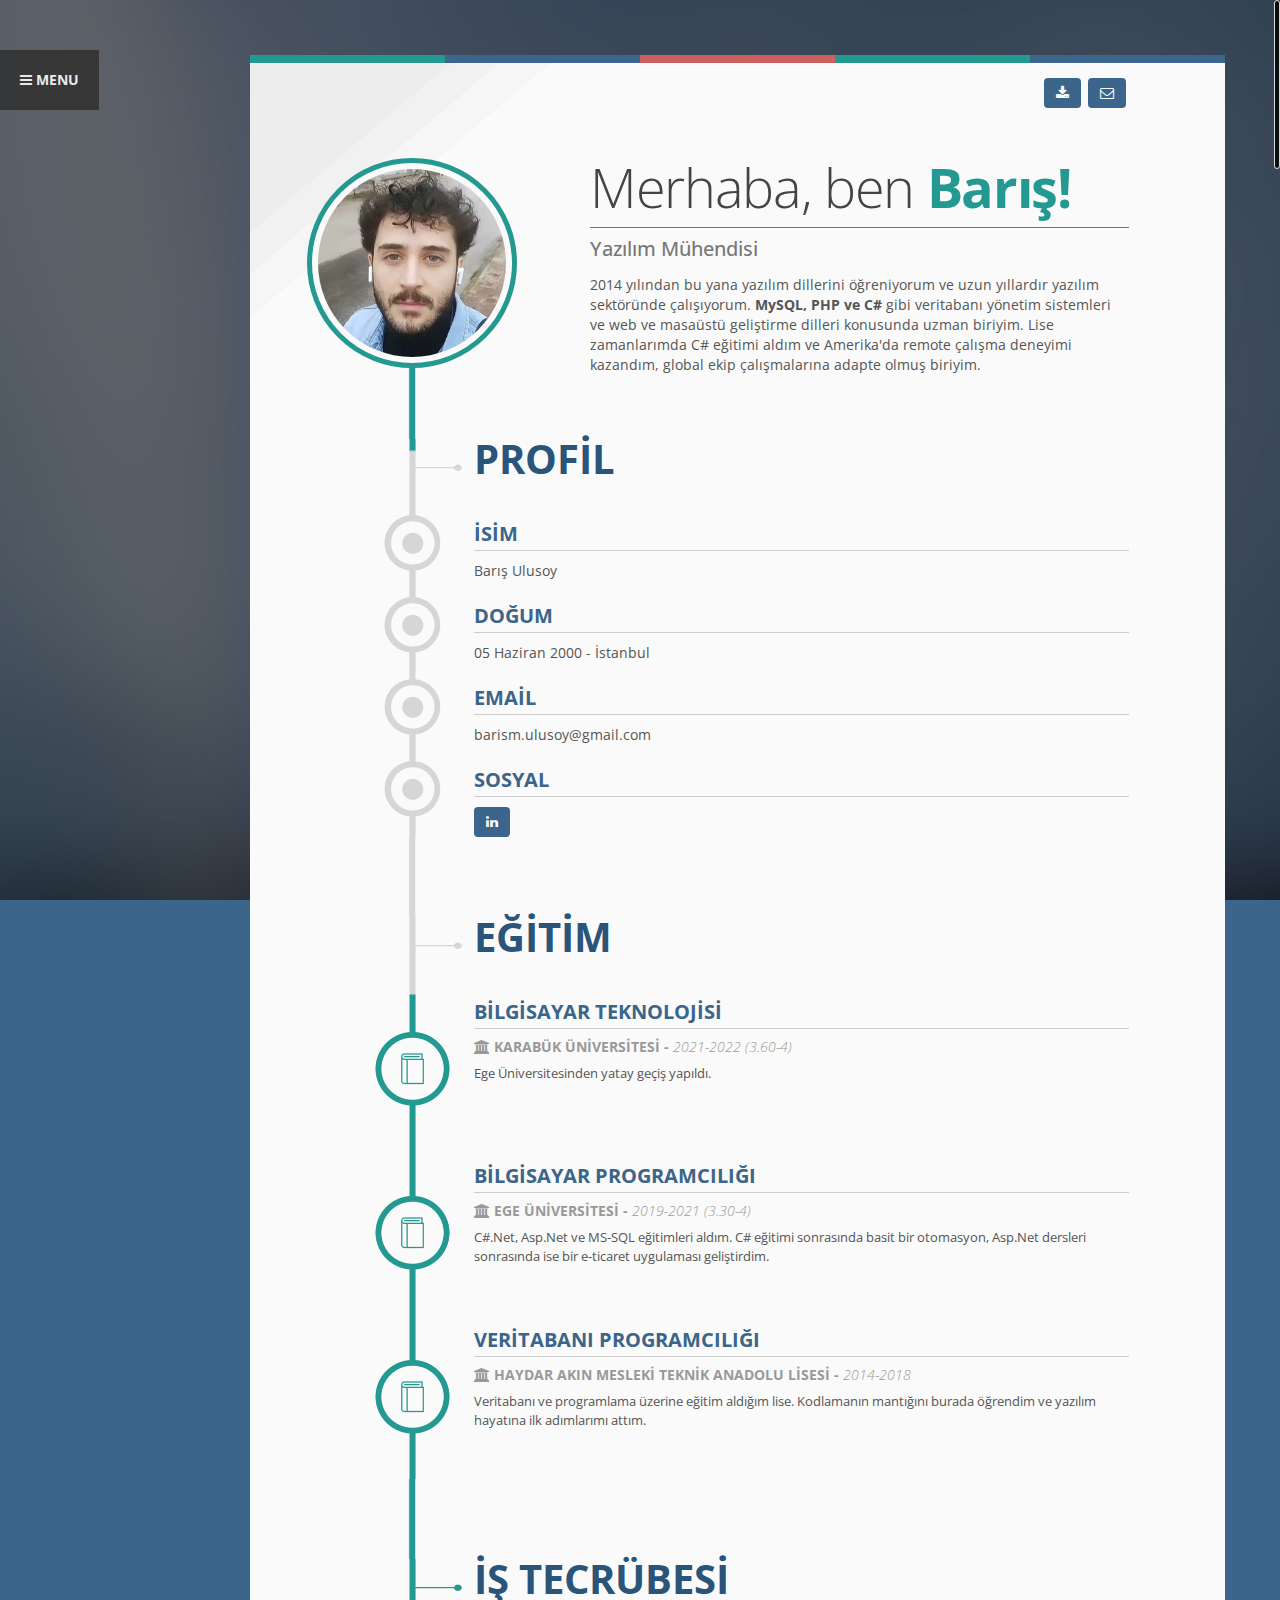
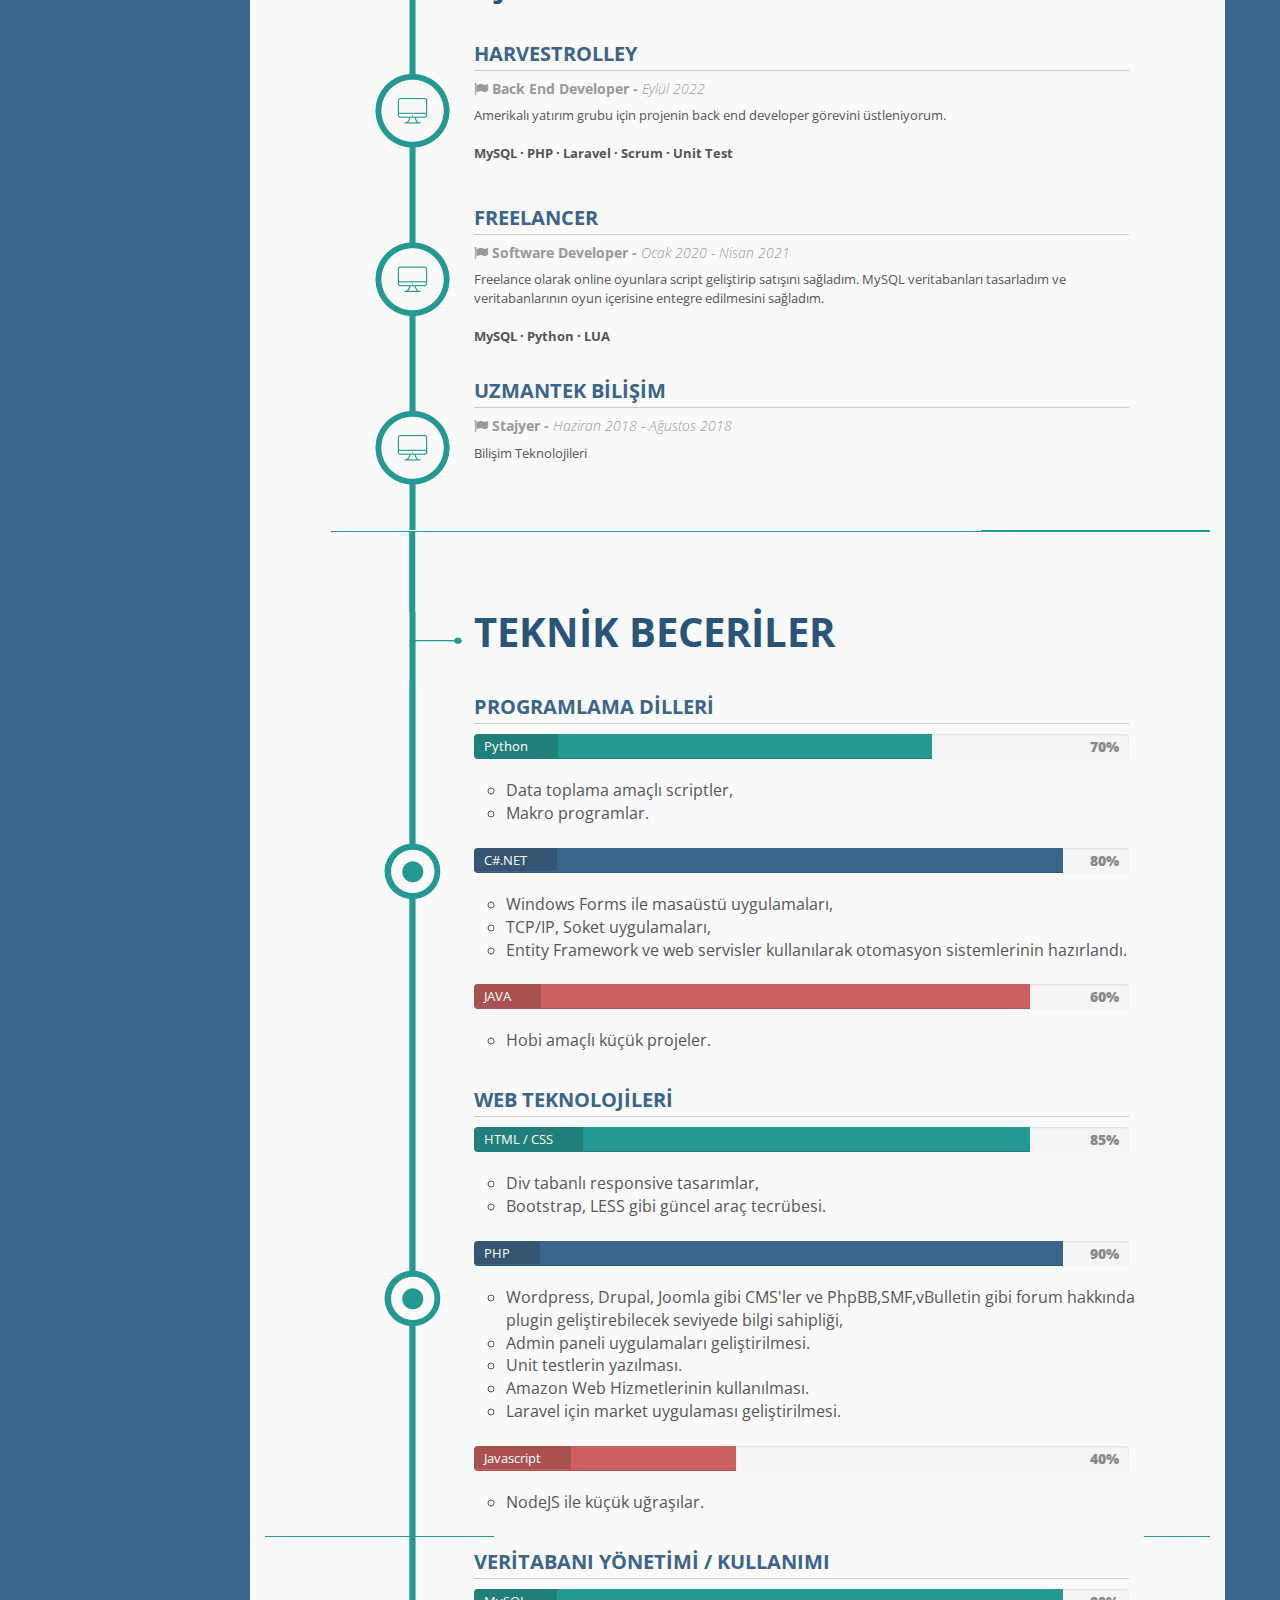
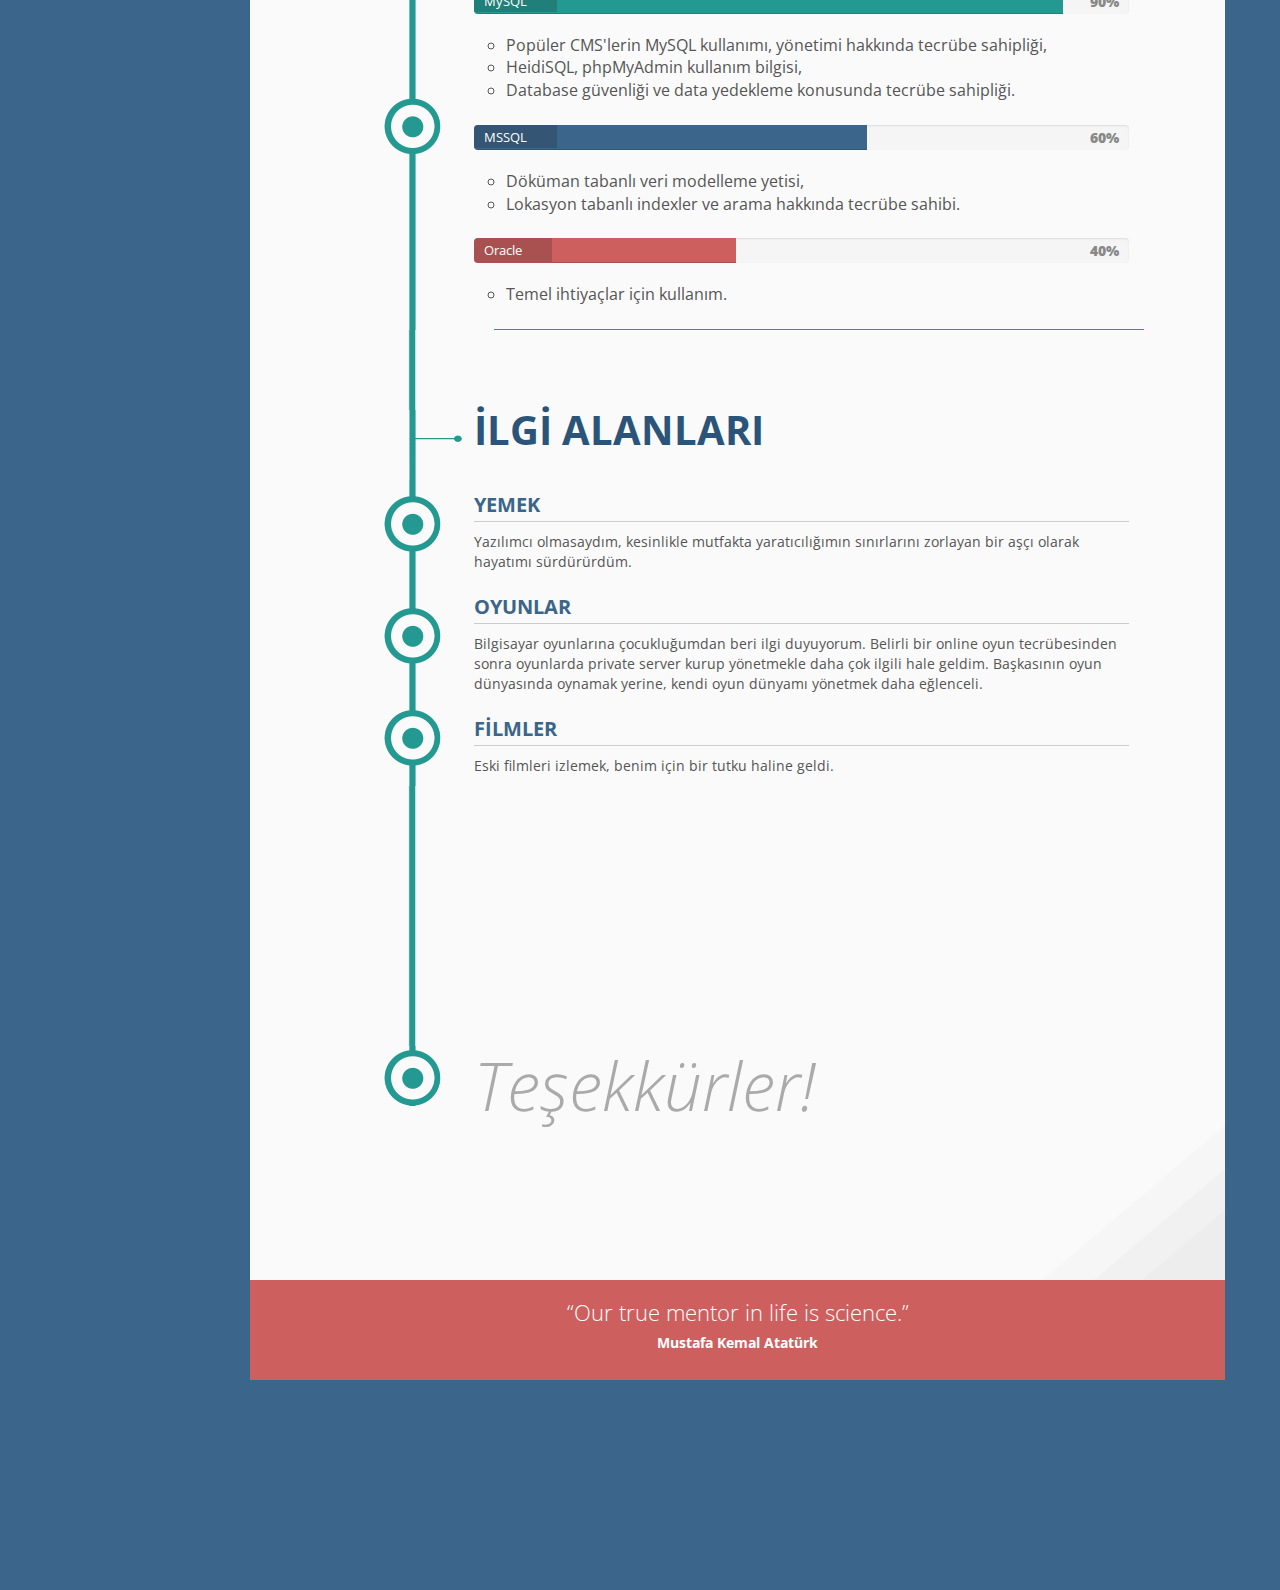
<file: index.html>
<!DOCTYPE html><html lang="en"><head> <meta charset="utf-8"> <meta name="viewport" content="width=device-width, initial-scale=1"> <title>Barış Ulusoy - Yazılım Geliştirici / CV & Portfolio</title><!-- CSS Files=========================================================--> <link href='http://fonts.googleapis.com/css?family=Open+Sans:400,300,700' rel='stylesheet' type='text/css'> <link href="vendor/bootstrap/css/bootstrap.min.css" rel="stylesheet"> <link rel="stylesheet" href="vendor/font-awesome/css/font-awesome.min.css"> <link href="vendor/nivo-lightbox/nivo-lightbox.css" rel="stylesheet"> <link rel="stylesheet" href="vendor/nivo-lightbox/themes/default/default.css" type="text/css"/> <link href="vendor/animate.css" rel="stylesheet"> <link href="css/styles.css" rel="stylesheet"><!-- / CSS Files=========================================================--><!--[if lt IE 9]> <script src="vendor/html5shiv.js"></script> <script src="vendor/respond.min.js"></script><![endif]--><!-- Favicon and Touch Icons=========================================================--> <link rel="shortcut icon" href="favicon.ico" type="image/x-icon"> <link rel="icon" href="favicon.ico" type="image/x-icon"><!-- <link href="apple-touch-icon-144.png" rel="apple-touch-icon-precomposed" sizes="144x144"> <link href="apple-touch-icon-114-precomposed.png" rel="apple-touch-icon-precomposed" sizes="114x114"> <link href="apple-touch-icon-72-precomposed.png" rel="apple-touch-icon-precomposed" sizes="72x72"> <link href="apple-touch-icon-57.png" rel="apple-touch-icon-precomposed"> --><!-- /Favicon=========================================================--></head><body data-spy="scroll" data-target="#side-menu"><!-- Page Loader=========================================================--><div class="loader" id="page-loader"> <div class="loading-wrapper"> <div class="tp-loader spinner"></div><div class="side-menu-name"> Barış <strong>Ulusoy</strong> </div><p class="side-menu-job">Yazılım Mühendisi</p></div></div><!-- /End of Page loader=========================================================--><!-- SIDE MENU=========================================================--><div class="side-menu-open hidden-sm hidden-xs"> <a href="#" class="btn btn-default side-menu-button"><i class="fa fa-bars"></i> MENU</a> </div><div class="side-menu"> <span id="side-menu-close"><i class="fa fa-times"></i></span> <div class="side-menu-name"> Barış <strong>Ulusoy</strong> </div><p class="side-menu-job">Yazılım Mühendisi</p><nav id="side-menu" class="side-menu-este"> <ul class="nav side-menu-nav"> <li><a href="#intro"><i class="fa fa-angle-right"></i> GİRİŞ</a></li><li><a href="#education"><i class="fa fa-angle-right"></i> EĞİTİM</a></li><li><a href="#works"><i class="fa fa-angle-right"></i> İŞ TECRÜBESİ</a></li><li><a href="#skills"><i class="fa fa-angle-right"></i> TEKNİK BECERİLER</a></li><li><a href="#interests"><i class="fa fa-angle-right"></i> İLGİ ALANLARI</a></li><!--<li><a href="#portfolio"><i class="fa fa-angle-right"></i> Portfolio</a></li><li><a href="#contact"><i class="fa fa-angle-right"></i> Contact</a></li>--> </ul> </nav> <div class="side-menu-buttons"> <a href="#" class="btn btn-side-menu"><i class="fa fa-download"></i> Kısa Özgeçmişi İndir</a> <a href="mailto:barism.ulusoy@gmail.com" class="btn btn-side-menu"><i class="fa fa-envelope-o"></i> E-Mail Gönder</a> </div></div><!-- /SIDE MENU=========================================================--><!-- CONTENT=========================================================--><section id="content-body" class="container animated"> <div class="row" id="intro"> <div class="col-md-10 col-sm-10 col-md-offset-2 col-sm-offset-1 clearfix top-colors"> <div class="top-color top-color1"></div><div class="top-color top-color2"></div><div class="top-color top-color3"></div><div class="top-color top-color1"></div><div class="top-color top-color2"></div></div><div class="col-md-10 col-sm-10 col-md-offset-2 col-sm-offset-1 resume-container"> <div class="row"> <div class="header-buttons col-md-10 col-md-offset-1"> <a href="#" class="btn btn-default btn-top-resume"><i class="fa fa-download"></i><span class="btn-hide-text">Kısa Özgeçmişi İndir</span></a> <a href="mailto:barism.ulusoy@gmail.com" class="btn btn-default btn-top-message"><i class="fa fa-envelope-o"></i><span class="btn-hide-text">E-Mail Gönder</span></a> </div></div><div class="profile-intro row"> <div class="col-md-4 profile-col"> <div class="profile-pic"> <div class="profile-border"> <img src="img/avatar.jpg" alt=""> </div></div></div><div class="col-md-7"> <h1 class="intro-title1">Merhaba, ben <span class="color1 bold">Barış!</span></h1> <h2 class="intro-title2">Yazılım Mühendisi</h2> <p>2014 yılından bu yana yazılım dillerini öğreniyorum ve uzun yıllardır yazılım sektöründe çalışıyorum. <b>MySQL, PHP ve C#</b> gibi veritabanı yönetim sistemleri ve web ve masaüstü geliştirme dilleri konusunda uzman biriyim. Lise zamanlarımda C# eğitimi aldım ve Amerika'da remote çalışma deneyimi kazandım, global ekip çalışmalarına adapte olmuş biriyim.</p></div></div><div class="timeline-wrap"> <div class="timeline-bg"> <section class="timeline profile-infos"> <div class="line row timeline-margin"> <div class="content-wrap"> <div class="col-md-1 bg1 timeline-space full-height hidden-sm hidden-xs"></div><div class="col-md-2 timeline-progress hidden-sm hidden-xs full-height"></div><div class="col-md-9 bg1 full-height"></div></div></div><div class="line row"> <div class="col-md-1 bg1 timeline-space full-height hidden-sm hidden-xs"></div><div class="col-md-2 timeline-progress hidden-sm hidden-xs timeline-title full-height"> </div><div class="col-md-8 content-wrap bg1"> <h2 class="section-title">PROFİL</h2> </div><div class="col-md-1 bg1 timeline-space full-height hidden-sm hidden-xs"></div></div><div class="line row"> <div class="col-md-1 bg1 timeline-space full-height hidden-sm hidden-xs"></div><div class="col-md-2 timeline-progress hidden-sm hidden-xs full-height timeline-point "></div><div class="col-md-8 content-wrap bg1"> <div class="line-content"> <h3 class="section-item-title-1">İSİM</h3> <p>Barış Ulusoy</p></div></div><div class="col-md-1 bg1 timeline-space full-height hidden-sm hidden-xs"></div></div><div class="line row"> <div class="col-md-1 bg1 timeline-space full-height hidden-sm hidden-xs"></div><div class="col-md-2 timeline-progress hidden-sm hidden-xs full-height timeline-point "></div><div class="col-md-8 content-wrap bg1"> <div class="line-content"> <h3 class="section-item-title-1">Doğum</h3> <p>05 Haziran 2000 - İstanbul</p></div></div><div class="col-md-1 bg1 timeline-space full-height hidden-sm hidden-xs"></div></div><div class="line row"> <div class="col-md-1 bg1 timeline-space full-height hidden-sm hidden-xs"></div><div class="col-md-2 timeline-progress hidden-sm hidden-xs full-height timeline-point "></div><div class="col-md-8 content-wrap bg1"> <div class="line-content"> <h3 class="section-item-title-1">EMAİL</h3> <p>barism.ulusoy@gmail.com</p></div></div><div class="col-md-1 bg1 timeline-space full-height hidden-sm hidden-xs"></div></div><div class="line row"> <div class="col-md-1 bg1 timeline-space full-height hidden-sm hidden-xs"></div><div class="col-md-2 timeline-progress hidden-sm hidden-xs full-height timeline-point "></div><div class="col-md-8 content-wrap bg1"> <div class="line-content"> <h3 class="section-item-title-1">SOSYAL</h3> <a href="https://www.linkedin.com/in/barishu/" class="btn btn-default"><i class="fa fa-linkedin"></i></a> </div></div><div class="col-md-1 bg1 timeline-space full-height hidden-sm hidden-xs"></div></div></section> <section class="timeline education" id="education"> <div class="line row timeline-margin"> <div class="content-wrap"> <div class="col-md-1 bg1 timeline-space full-height hidden-sm hidden-xs"></div><div class="col-md-2 timeline-progress hidden-sm hidden-xs full-height"></div><div class="col-md-9 bg1 full-height"></div></div></div><div class="line row"> <div class="col-md-1 bg1 timeline-space full-height hidden-sm hidden-xs"></div><div class="col-md-2 timeline-progress hidden-sm hidden-xs timeline-title full-height"> </div><div class="col-md-8 content-wrap bg1"> <h2 class="section-title">EĞİTİM</h2> </div><div class="col-md-1 bg1 timeline-space full-height hidden-sm hidden-xs"></div></div><div class="line row"> <div class="col-md-1 bg1 timeline-space full-height hidden-sm hidden-xs"></div><div class="col-md-2 timeline-progress hidden-sm hidden-xs full-height timeline-education "></div><div class="col-md-8 content-wrap bg1"> <div class="line-content line-content-education"> <h3 class="section-item-title-1">BİLGİSAYAR TEKNOLOJİSİ</h3> <h4 class="graduation-time"><i class="fa fa-university"></i> KARABÜK ÜNİVERSİTESİ - <span class="graduation-date">2021-2022 (3.60-4)</span></h4> <div class="graduation-description"> <p>Ege Üniversitesinden yatay geçiş yapıldı.</p></div></div></div><div class="col-md-1 bg1 timeline-space full-height hidden-sm hidden-xs"></div></div><div class="line row"> <div class="col-md-1 bg1 timeline-space full-height hidden-sm hidden-xs"></div><div class="col-md-2 timeline-progress hidden-sm hidden-xs full-height timeline-education "></div><div class="col-md-8 content-wrap bg1"> <div class="line-content line-content-education"> <h3 class="section-item-title-1">BİLGİSAYAR PROGRAMCILIĞI</h3> <h4 class="graduation-time"><i class="fa fa-university"></i> EGE ÜNİVERSİTESİ - <span class="graduation-date">2019-2021 (3.30-4)</span></h4> <div class="graduation-description"> <p>C#.Net, Asp.Net ve MS-SQL eğitimleri aldım. C# eğitimi sonrasında basit bir otomasyon, Asp.Net dersleri sonrasında ise bir e-ticaret uygulaması geliştirdim.</p></div></div></div><div class="col-md-1 bg1 timeline-space full-height hidden-sm hidden-xs"></div></div><div class="line row"> <div class="col-md-1 bg1 timeline-space full-height hidden-sm hidden-xs"></div><div class="col-md-2 timeline-progress hidden-sm hidden-xs full-height timeline-education "></div><div class="col-md-8 content-wrap bg1"> <div class="line-content line-content-education"> <h3 class="section-item-title-1">VERİTABANI PROGRAMCILIĞI</h3> <h4 class="graduation-time"><i class="fa fa-university"></i> HAYDAR AKIN MESLEKİ TEKNİK ANADOLU LİSESİ - <span class="graduation-date">2014-2018</span></h4> <div class="graduation-description"> <p>Veritabanı ve programlama üzerine eğitim aldığım lise. Kodlamanın mantığını burada öğrendim ve yazılım hayatına ilk adımlarımı attım.</p></div></div></div><div class="col-md-1 bg1 timeline-space full-height hidden-sm hidden-xs"></div></div></section> <section class="timeline work-experience" id="works"> <div class="line row timeline-margin"> <div class="content-wrap"> <div class="col-md-1 bg1 timeline-space full-height hidden-sm hidden-xs"></div><div class="col-md-2 timeline-progress hidden-sm hidden-xs full-height"></div><div class="col-md-9 bg1 full-height"></div></div></div><div class="line row"> <div class="col-md-1 bg1 timeline-space full-height hidden-sm hidden-xs"></div><div class="col-md-2 timeline-progress hidden-sm hidden-xs timeline-title full-height"></div><div class="col-md-8 content-wrap bg1"> <h2 class="section-title">İŞ TECRÜBESİ</h2> </div><div class="col-md-1 bg1 timeline-space full-height hidden-sm hidden-xs"></div></div><div class="line row"> <div class="col-md-1 bg1 timeline-space full-height hidden-sm hidden-xs"></div><div class="col-md-2 timeline-progress hidden-sm hidden-xs full-height timeline-work "></div><div class="col-md-8 content-wrap bg1"> <div class="line-content line-content-education"> <h3 class="section-item-title-1">HARVESTROLLEY</h3> <h4 class="job"><i class="fa fa-flag"></i> Back End Developer - <span class="job-date">Eylül 2022</span></h4> <div class="job-description"> <p>Amerikalı yatırım grubu için projenin back end developer görevini üstleniyorum.<br><br><b>MySQL · PHP · Laravel · Scrum · Unit Test</b></p></div></div></div><div class="col-md-1 bg1 timeline-space full-height hidden-sm hidden-xs"></div></div><div class="line row"> <div class="col-md-1 bg1 timeline-space full-height hidden-sm hidden-xs"></div><div class="col-md-2 timeline-progress hidden-sm hidden-xs full-height timeline-work "></div><div class="col-md-8 content-wrap bg1"> <div class="line-content line-content-education"> <h3 class="section-item-title-1">FREELANCER</h3> <h4 class="job"><i class="fa fa-flag"></i> Software Developer - <span class="job-date">Ocak 2020 - Nisan 2021</span></h4> <div class="job-description"> <p>Freelance olarak online oyunlara script geliştirip satışını sağladım. MySQL veritabanları tasarladım ve veritabanlarının oyun içerisine entegre edilmesini sağladım. <br><br><b>MySQL · Python · LUA</b></p></div></div></div><div class="col-md-1 bg1 timeline-space full-height hidden-sm hidden-xs"></div></div><div class="line row"> <div class="col-md-1 bg1 timeline-space full-height hidden-sm hidden-xs"></div><div class="col-md-2 timeline-progress hidden-sm hidden-xs full-height timeline-work "></div><div class="col-md-8 content-wrap bg1"> <div class="line-content line-content-education"> <h3 class="section-item-title-1">UZMANTEK BİLİŞİM</h3> <h4 class="job"><i class="fa fa-flag"></i> Stajyer - <span class="job-date">Haziran 2018 - Ağustos 2018</span></h4> <div class="job-description"> <p>Bilişim Teknolojileri</p></div></div></div><div class="col-md-1 bg1 timeline-space full-height hidden-sm hidden-xs"></div></div><div class="line row"> <div class="col-md-1 bg1 timeline-space full-height hidden-sm hidden-xs"></div><div class="col-md-8 content-wrap bg1"> </div></div><div class="line row"> <div class="col-md-1 bg1 timeline-space full-height hidden-sm hidden-xs"></div></div></section> <section class="timeline skills" id="skills"> <div class="line row timeline-margin"> <div class="content-wrap"> <div class="col-md-1 bg1 timeline-space full-height hidden-sm hidden-xs"></div><div class="col-md-2 timeline-progress hidden-sm hidden-xs full-height"></div><div class="col-md-9 bg1 full-height"></div></div></div><div class="line row"> <div class="col-md-1 bg1 timeline-space full-height hidden-sm hidden-xs"></div><div class="col-md-2 timeline-progress hidden-sm hidden-xs timeline-title full-height"></div><div class="col-md-8 content-wrap bg1"> <h2 class="section-title">TEKNİK BECERİLER</h2> </div><div class="col-md-1 bg1 timeline-space full-height hidden-sm hidden-xs"></div></div><div class="line row"> <div class="col-md-1 bg1 timeline-space full-height hidden-sm hidden-xs"></div><div class="col-md-2 timeline-progress hidden-sm hidden-xs full-height timeline-point "></div><div class="col-md-8 content-wrap bg1"> <div class="line-content"> <h3 class="section-item-title-1">PROGRAMLAMA DİLLERİ</h3> <ul class="skills-list"> <li> <div class="progress"> <div class="progress-bar" role="progressbar" data-percent="70%" style="width: 70%;"> <span class="sr-only">70% Complete</span> </div><span class="progress-type">Python</span> <span class="progress-completed">70%</span> </div><ul class="b"> <li>Data toplama amaçlı scriptler,</li><li>Makro programlar.</li><br></ul> </li></li><li> <div class="progress"> <div class="progress-bar progress-bar-2" role="progressbar" data-percent="90%" style="width: 90%;"> <span class="sr-only">80% Complete</span> </div><span class="progress-type">C#.NET</span> <span class="progress-completed">80%</span> </div><ul class="b"> <li>Windows Forms ile masaüstü uygulamaları,</li><li>TCP/IP, Soket uygulamaları,</li><li>Entity Framework ve web servisler kullanılarak otomasyon sistemlerinin hazırlandı.</li><br></ul> </li></li><li> <div class="progress" title="Elimden geleni yapıyorum *-*"> <div class="progress-bar progress-bar-3" role="progressbar" data-percent="85%" style="width: 85%;"> <span class="sr-only">60% Complete</span> </div><span class="progress-type">JAVA</span> <span class="progress-completed">60%</span> </div><ul class="b"> <li>Hobi amaçlı küçük projeler.</li><br></ul> </li></li></ul> </div></div><div class="col-md-1 bg1 timeline-space full-height hidden-sm hidden-xs"></div></div><div class="line row"> <div class="col-md-1 bg1 timeline-space full-height hidden-sm hidden-xs"></div><div class="col-md-2 timeline-progress hidden-sm hidden-xs full-height timeline-point "></div><div class="col-md-8 content-wrap bg1"> <div class="line-content"> <h3 class="section-item-title-1">WEB TEKNOLOJİLERİ</h3> <ul class="skills-list"> <li> <div class="progress"> <div class="progress-bar" data-percent="85%" role="progressbar" style="width: 85%;"> <span class="sr-only">85% Complete</span> </div><span class="progress-type">HTML / CSS</span> <span class="progress-completed">85%</span> </div><ul class="b"> <li>Div tabanlı responsive tasarımlar,</li><li>Bootstrap, LESS gibi güncel araç tecrübesi.</li><br></ul> </li><li> <div class="progress"> <div class="progress-bar progress-bar-2" data-percent="90%" role="progressbar" style="width: 90%;"> <span class="sr-only">90% Complete</span> </div><span class="progress-type">PHP</span> <span class="progress-completed">90%</span> </div><ul class="b"> <li>Wordpress, Drupal, Joomla gibi CMS'ler ve PhpBB,SMF,vBulletin gibi forum hakkında plugin geliştirebilecek seviyede bilgi sahipliği,</li><li>Admin paneli uygulamaları geliştirilmesi.</li><li>Unit testlerin yazılması.</li><li>Amazon Web Hizmetlerinin kullanılması.</li><li>Laravel için market uygulaması geliştirilmesi.</li><br></ul> </li></li><li> <div class="progress"> <div class="progress-bar progress-bar-3" data-percent="40%" role="progressbar" style="width: 40%;"> <span class="sr-only">40% Complete</span> </div><span class="progress-type">Javascript</span> <span class="progress-completed">40%</span> </div><ul class="b"> <li>NodeJS ile küçük uğraşılar.</li><br></ul> </li></li></ul> </div></div><div class="col-md-1 bg1 timeline-space full-height hidden-sm hidden-xs"></div></div><div class="line row"> <div class="col-md-1 bg1 timeline-space full-height hidden-sm hidden-xs"></div><div class="col-md-2 timeline-progress hidden-sm hidden-xs full-height timeline-point "></div><div class="col-md-8 content-wrap bg1"> <div class="line-content"> <h3 class="section-item-title-1">VERİTABANI YÖNETİMİ / KULLANIMI</h3> <ul class="skills-list"> <li> <div class="progress"> <div class="progress-bar" data-percent="90%" role="progressbar" style="width: 90%;"> <span class="sr-only">90% Complete</span> </div><span class="progress-type">MySQL</span> <span class="progress-completed">90%</span> </div><ul class="b"> <li>Popüler CMS'lerin MySQL kullanımı, yönetimi hakkında tecrübe sahipliği,</li><li>HeidiSQL, phpMyAdmin kullanım bilgisi,</li><li>Database güvenliği ve data yedekleme konusunda tecrübe sahipliği.</li><br></ul> </li></li><li> <div class="progress"> <div class="progress-bar progress-bar-2" data-percent="60%" role="progressbar" style="width: 60%;"> <span class="sr-only">60% Complete</span> </div><span class="progress-type">MSSQL</span> <span class="progress-completed">60%</span> </div><ul class="b"> <li>Döküman tabanlı veri modelleme yetisi,</li><li>Lokasyon tabanlı indexler ve arama hakkında tecrübe sahibi.</li><br></ul> </li></li><li> <div class="progress"> <div class="progress-bar progress-bar-3" data-percent="40%" role="progressbar" style="width: 40%;"> <span class="sr-only">40% Complete</span> </div><span class="progress-type">Oracle</span> <span class="progress-completed">40%</span> </div><ul class="b"> <li>Temel ihtiyaçlar için kullanım.</li><br></ul> </li></li></ul> </div></div><div class="col-md-1 bg1 timeline-space full-height hidden-sm hidden-xs"></div></div></section> <section class="timeline" id="interests"> <div class="line row timeline-margin"> <div class="content-wrap"> <div class="col-md-1 bg1 timeline-space full-height hidden-sm hidden-xs"></div><div class="col-md-2 timeline-progress hidden-sm hidden-xs full-height"></div><div class="col-md-9 bg1 full-height"></div></div></div><div class="line row"> <div class="col-md-1 bg1 timeline-space full-height hidden-sm hidden-xs"></div><div class="col-md-2 timeline-progress hidden-sm hidden-xs timeline-title full-height"></div><div class="col-md-8 content-wrap bg1"> <h2 class="section-title">İLGİ ALANLARI</h2> </div><div class="col-md-1 bg1 timeline-space full-height hidden-sm hidden-xs"></div></div><div class="line row"> <div class="col-md-1 bg1 timeline-space full-height hidden-sm hidden-xs"></div><div class="col-md-2 timeline-progress hidden-sm hidden-xs full-height timeline-point "></div><div class="col-md-8 content-wrap bg1"> <div class="line-content"> <h3 class="section-item-title-1">YEMEK</h3> <p>Yazılımcı olmasaydım, kesinlikle mutfakta yaratıcılığımın sınırlarını zorlayan bir aşçı olarak hayatımı sürdürürdüm.</p></div></div><div class="col-md-1 bg1 timeline-space full-height hidden-sm hidden-xs"></div></div><div class="line row"> <div class="col-md-1 bg1 timeline-space full-height hidden-sm hidden-xs"></div><div class="col-md-2 timeline-progress hidden-sm hidden-xs full-height timeline-point "></div><div class="col-md-8 content-wrap bg1"> <div class="line-content"> <h3 class="section-item-title-1">Oyunlar</h3> <p>Bilgisayar oyunlarına çocukluğumdan beri ilgi duyuyorum. Belirli bir online oyun tecrübesinden sonra oyunlarda private server kurup yönetmekle daha çok ilgili hale geldim. Başkasının oyun dünyasında oynamak yerine, kendi oyun dünyamı yönetmek daha eğlenceli.</p></div></div><div class="col-md-1 bg1 timeline-space full-height hidden-sm hidden-xs"></div></div><div class="line row"> <div class="col-md-1 bg1 timeline-space full-height hidden-sm hidden-xs"></div><div class="col-md-2 timeline-progress hidden-sm hidden-xs full-height timeline-point "></div><div class="col-md-8 content-wrap bg1"> <div class="line-content"> <h3 class="section-item-title-1">FİLMLER</h3> <p>Eski filmleri izlemek, benim için bir tutku haline geldi.</p></div></div><div class="col-md-1 bg1 timeline-space full-height hidden-sm hidden-xs"></div></div></section> <section class="timeline profile-infos"> <div class="line row timeline-margin timeline-margin-big"> <div class="content-wrap"> <div class="col-md-1 bg1 timeline-space full-height hidden-sm hidden-xs"></div><div class="col-md-2 timeline-progress hidden-sm hidden-xs full-height"></div><div class="col-md-9 bg1 full-height"></div></div></div><div class="line row line-thank-you"> <div class="col-md-1 bg1 timeline-space full-height hidden-sm hidden-xs"></div><div class="col-md-2 timeline-progress hidden-sm hidden-xs full-height timeline-point "></div><div class="col-md-8 content-wrap bg1"> <div class="line-content"> <h3 class="thank-you">Teşekkürler!</h3> </div></div><div class="col-md-1 bg1 timeline-space full-height hidden-sm hidden-xs"></div></div></section> </div></div><footer id="footer" class="row"> <p class="quote">“Our true mentor in life is science.”</p><p class="author">Mustafa Kemal Atatürk</p></footer> </div></div></section><!-- /CONTENT=========================================================--><!-- Contact Form - Ajax Messages=========================================================--><div class="form-result modal-wrap" id="contactSuccess"> <div class="modal-bg"></div><div class="modal-content"> <h4 class="modal-title"><i class="fa fa-check-circle"></i> Success!</h4> <p>Your message has been sent to us.</p></div></div><div class="form-result modal-wrap" id="contactError"> <div class="modal-bg"></div><div class="modal-content"> <h4 class="modal-title"><i class="fa fa-times"></i> Error</h4> <p>There was an error sending your message.</p></div></div><!-- Contact Form - Ajax Messages=========================================================--><!-- Javascript Files=========================================================--><script src="vendor/jquery-1.11.1.min.js"></script><script src="vendor/bootstrap/js/bootstrap.min.js"></script><script src="vendor/jquery.easing.min.js"></script><script src="vendor/jquery.mousewheel.min.js"></script><script src="vendor/jquery.nicescroll.min.js"></script><script src="vendor/jquery.nicescroll.plus.js"></script><script src="vendor/waypoints.min.js"></script><script src="vendor/nivo-lightbox/nivo-lightbox.min.js"></script><script src="vendor/jquery.bxslider.min.js"></script><script src="vendor/jquery.validate.min.js"></script><script src="vendor/placeholders.jquery.min.js"></script><script src="vendor/cross-browser.js"></script><script src="js/main.js"></script></body></html>

<!-- Kodlarınızın gücü, sözlerinizin doğruluğuyla ölçülür. -->
</file>
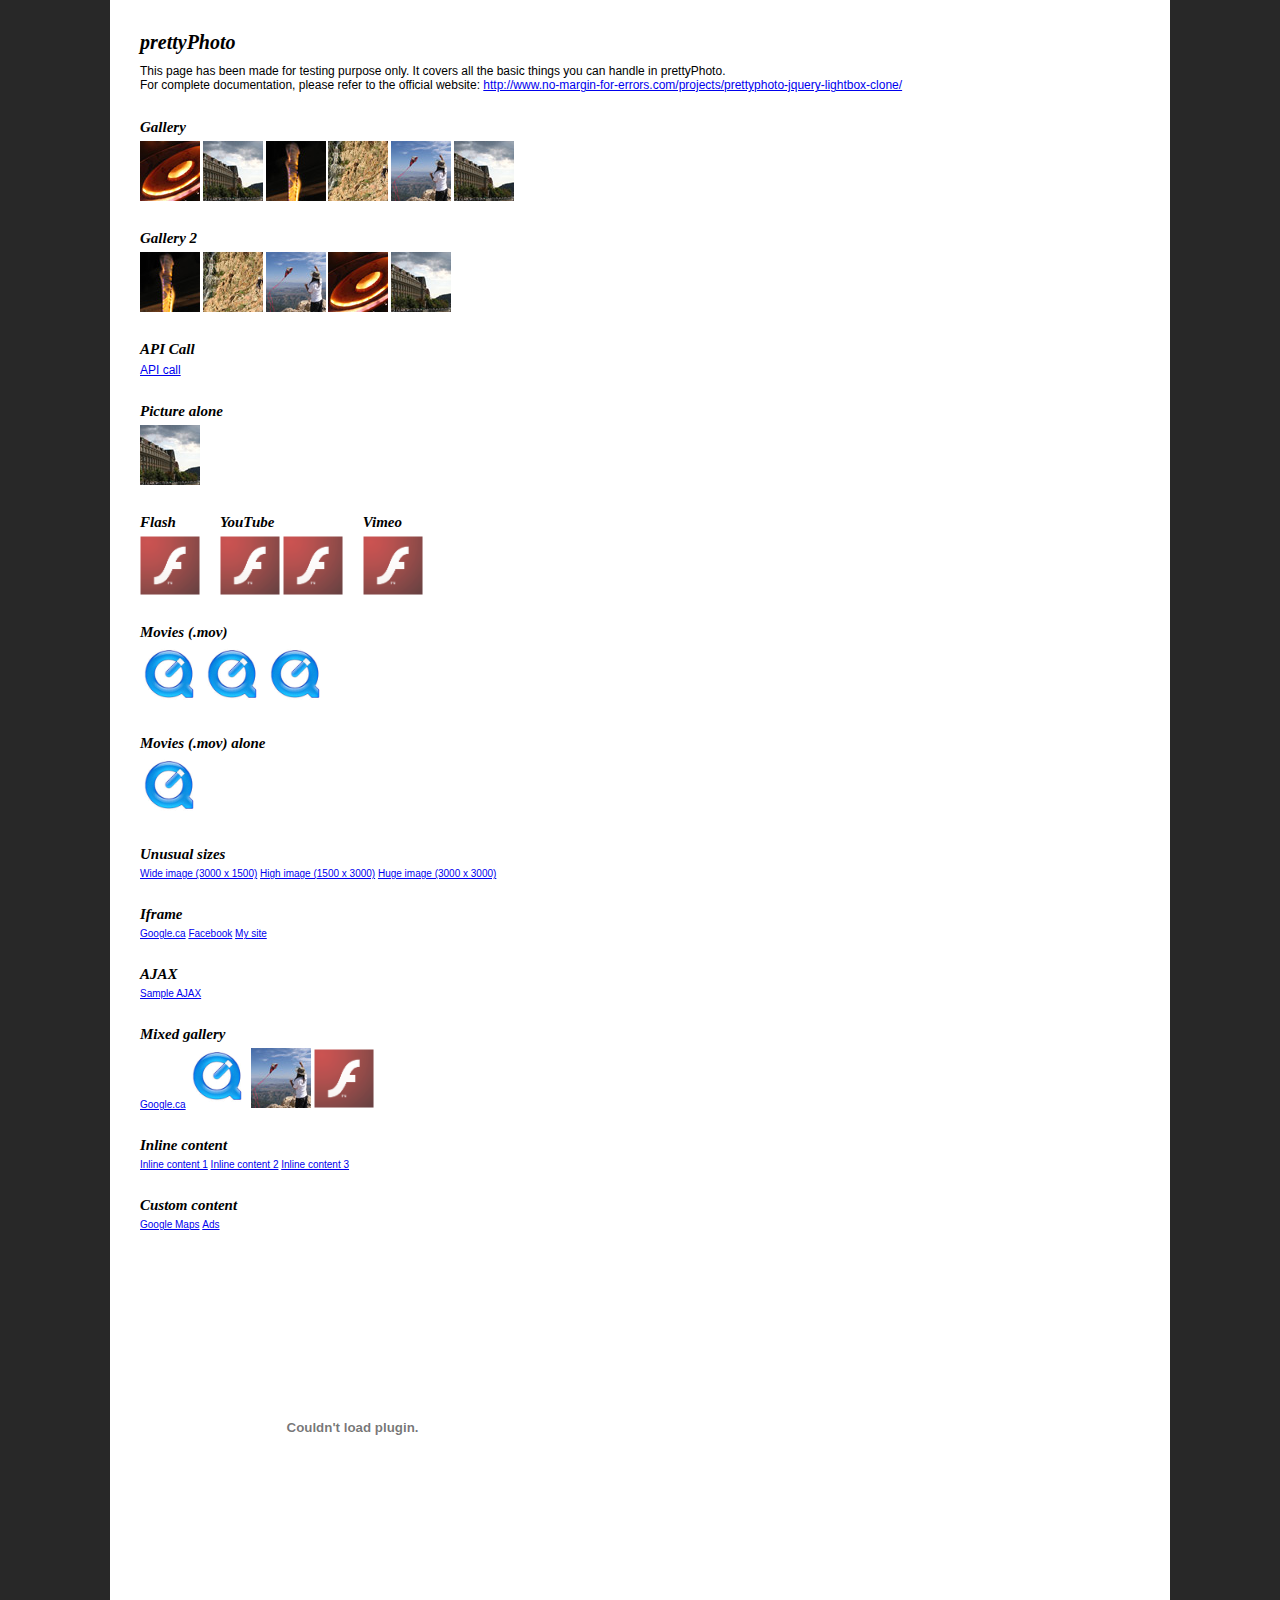
<file: vendor/prettyphoto/index.html>
<!DOCTYPE html>
<html>
	<head>
		<title>jQuery lightbox clone - prettyPhoto - by Stephane Caron</title>
		<meta http-equiv="Content-Type" content="text/html; charset=utf-8" />
		<script src="https://ajax.googleapis.com/ajax/libs/jquery/1.9.0/jquery.min.js" type="text/javascript"></script>
		<!--script src="js/jquery.lint.js" type="text/javascript" charset="utf-8"></script-->
		<link rel="stylesheet" href="css/prettyPhoto.css" type="text/css" media="screen" title="prettyPhoto main stylesheet" charset="utf-8" />
		<script src="js/jquery.prettyPhoto.js" type="text/javascript" charset="utf-8"></script>
		
		<style type="text/css" media="screen">
			* { margin: 0; padding: 0; }
			
			body {
				background: #282828;
				font: 62.5%/1.2 Arial, Verdana, Sans-Serif;
				padding: 0 20px;
			}
			
			h1 { font-family: Georgia; font-style: italic; margin-bottom: 10px; }
			
			h2 {
				font-family: Georgia;
				font-style: italic;
				margin: 25px 0 5px 0;
			}
			
			p { font-size: 1.2em; }
			
			ul li { display: inline; }
			
			.wide {
				border-bottom: 1px #000 solid;
				width: 4000px;
			}
			
			.fleft { float: left; margin: 0 20px 0 0; }
			
			.cboth { clear: both; }
			
			#main {
				background: #fff;
				margin: 0 auto;
				padding: 30px;
				width: 1000px;
			}
		</style>
	</head>
	<body>
		<div id="main">
			<h1>prettyPhoto</h1>
			
			<p>This page has been made for testing purpose only. It covers all the basic things you can handle in prettyPhoto.</p>
	
			<p>For complete documentation, please refer to the official website: <a href="http://www.no-margin-for-errors.com/projects/prettyphoto-jquery-lightbox-clone/">http://www.no-margin-for-errors.com/projects/prettyphoto-jquery-lightbox-clone/</a></p>
	
			<h2>Gallery</h2>
			<ul class="gallery clearfix">
				<li><a href="images/fullscreen/1.JPG?lol=lol" rel="prettyPhoto[gallery1]" title="You can add caption to pictures. You can add caption to pictures. You can add caption to pictures."><img src="images/thumbnails/t_1.jpg" width="60" height="60" alt="Red round shape" /></a></li>
				<li><a href="images/fullscreen/2.jpg" rel="prettyPhoto[gallery1]"><img src="images/thumbnails/t_2.jpg" width="60" height="60" alt="Nice building" /></a></li>
				<li><a href="images/fullscreen/3.jpg" rel="prettyPhoto[gallery1]"><img src="images/thumbnails/t_3.jpg" width="60" height="60" alt="Fire!" /></a></li>
				<li><a href="images/fullscreen/4.jpg" rel="prettyPhoto[gallery1]"><img src="images/thumbnails/t_4.jpg" width="60" height="60" alt="Rock climbing" /></a></li>
				<li><a href="images/fullscreen/5.jpg" rel="prettyPhoto[gallery1]"><img src="images/thumbnails/t_5.jpg" width="60" height="60" alt="Fly kite, fly!" /></a></li>
				<li><a href="images/fullscreen/6.jpg" rel="prettyPhoto[gallery1]"><img src="images/thumbnails/t_2.jpg" width="60" height="60" alt="Nice building" /></a></li>
			</ul>

			<h2>Gallery 2</h2>
			<ul class="gallery clearfix">
				<li><a href="images/fullscreen/3.jpg" rel="prettyPhoto[gallery2]" title="How is the description on that one? How is the description on that one? How is the description on that one? "><img src="images/thumbnails/t_3.jpg" width="60" height="60" alt="This is a pretty long title" /></a></li>
				<li><a href="images/fullscreen/4.jpg" rel="prettyPhoto[gallery2]" title="Description on a single line."><img src="images/thumbnails/t_4.jpg" width="60" height="60" alt="" /></a></li>
				<li><a href="images/fullscreen/5.jpg" rel="prettyPhoto[gallery2]"><img src="images/thumbnails/t_5.jpg" width="60" height="60" alt="" /></a></li>
				<li><a href="images/fullscreen/1.jpg" rel="prettyPhoto[gallery2]"><img src="images/thumbnails/t_1.jpg" width="60" height="60" alt="" /></a></li>
				<li><a href="images/fullscreen/2.jpg" rel="prettyPhoto[gallery2]"><img src="images/thumbnails/t_2.jpg" width="60" height="60" alt="" /></a></li>
			</ul>

			<h2>API Call</h2>
			<script type="text/javascript" charset="utf-8">
				api_gallery=['images/fullscreen/1.JPG','images/fullscreen/2.jpg','images/fullscreen/3.JPG'];
				api_titles=['API Call Image 1','API Call Image 2','API Call Image 3'];
				api_descriptions=['Description 1','Description 2','Description 3'];
			</script>
			<p><a href="#" onclick="$.prettyPhoto.open(api_gallery,api_titles,api_descriptions); return false">API call</a></p>

			<h2>Picture alone</h2>
			<ul class="gallery clearfix">
				<li><a href="images/fullscreen/2.jpg" rel="prettyPhoto" title="&lt;a href=&#x27;http://www.google.ca&#x27; target=&#x27;_blank&#x27; &gt;This will open Google.com in a new window&lt;/a&gt;"><img src="images/thumbnails/t_2.jpg" width="60" height="60" alt="Picture alone 1" /></a></li>
			</ul>
			<div class="fleft">
				<h2>Flash</h2>
				<ul class="gallery clearfix">
					<li><a href="http://www.adobe.com/products/flashplayer/include/marquee/design.swf?width=792&amp;height=294" rel="prettyPhoto[flash]" title="Flash 10 demo"><img src="images/thumbnails/flash-logo.png" width="60" alt="Flash 10 demo" /></a></li>
				</ul>
			</div>
			<div class="fleft">
				<h2>YouTube</h2>
				<ul class="gallery clearfix">
					<li><a href="http://www.youtube.com/watch?v=kh29_SERH0Y?rel=0" rel="prettyPhoto" title="YouTube demo"><img src="images/thumbnails/flash-logo.png" width="60" alt="" /></a></li>
					<li><a href="http://youtu.be/kh29_SERH0Y?rel=0" rel="prettyPhoto" title="YouTube demo"><img src="images/thumbnails/flash-logo.png" width="60" alt="" /></a></li>
				</ul>
			</div>
			<div class="fleft">
				<h2>Vimeo</h2>
				<ul class="gallery clearfix">
					<li><a href="http://vimeo.com/7874398&width=700" rel="prettyPhoto" title="Vimeo video"><img src="images/thumbnails/flash-logo.png" width="60" alt="VIMEO!" /></a></li>
				</ul>
			</div>
			
			<br class="cboth" />
	
			<h2>Movies (.mov)</h2>
			<ul class="gallery clearfix">
				<li><a href="http://trailers.apple.com/movies/disney/tronlegacy/tronlegacy-tsr1_r640s.mov?width=640&height=272" rel="prettyPhoto[movies]" title="Tron!"><img src="images/thumbnails/quicktime-logo.gif" alt="Tron teaser" width="60" /></a></li>
				<li><a href="http://trailers.apple.com/movies/sony_pictures/karatekid/karatekid-tlr3_r640s.mov?width=640&height=304" rel="prettyPhoto[movies]" title="The Karate Kid"><img src="images/thumbnails/quicktime-logo.gif" alt="The Karate Kid" width="60" /></a></li>
				<li><a href="http://trailers.apple.com/movies/paramount/shutterisland/shutterisland-tvspot1_r640s.mov?width=640&height=272" rel="prettyPhoto[movies]" title="Shutter Island"><img src="images/thumbnails/quicktime-logo.gif" alt="Shutter Island" width="60" /></a></li>
			</ul>
	
			<h2>Movies (.mov) alone</h2>
			<ul class="gallery clearfix">
				<li><a href="http://trailers.apple.com/movies/disney/tronlegacy/tronlegacy-tsr1_r640s.mov?width=640&height=272" rel="prettyPhoto" title="Tron!"><img src="images/thumbnails/quicktime-logo.gif" alt="Tron teaser" width="60" /></a></li>
			</ul>
	
			<h2>Unusual sizes</h2>
			<ul class="gallery clearfix">
				<li><a href="images/fullscreen/wide.gif" rel="prettyPhoto[unusual]">Wide image (3000 x 1500)</a></li>
				<li><a href="images/fullscreen/high.gif" rel="prettyPhoto[unusual]">High image (1500 x 3000)</a></li>
				<li><a href="images/fullscreen/huge.gif" rel="prettyPhoto[unusual]">Huge image (3000 x 3000)</a></li>
			</ul>
	
			<h2>Iframe</h2>
			<ul class="gallery clearfix">
				<li><a href="http://www.google.com/search?ie=UTF-8&amp;oe=UTF-8&amp;q=prettyphoto&amp;iframe=true&amp;width=100%&amp;height=100%" rel="prettyPhoto[iframe]">Google.ca</a></li>
				<li><a href="http://www.facebook.com?iframe=true&amp;width=600&amp;height=300" rel="prettyPhoto[iframe]">Facebook</a></li>
				<li><a href="http://nmfe.co?iframe=true&amp;width=300&amp;height=200" rel="prettyPhoto[iframe]">My site</a></li>
			</ul>
	
			<h2>AJAX</h2>
			<ul class="gallery clearfix">
				<li><a href="xhr_response.html?ajax=true&amp;width=400&amp;height=160" rel="prettyPhoto[ajax]">Sample AJAX</a></li>
			</ul>
	
			<h2>Mixed gallery</h2>
			<ul class="gallery clearfix">
				<li><a href="http://www.google.ca?iframe=true&amp;width=1000&amp;height=500" rel="prettyPhoto[mixed]">Google.ca</a></li>
				<li><a href="http://trailers.apple.com/movies/disney/tronlegacy/tronlegacy-tsr1_r640s.mov?width=640&height=272" rel="prettyPhoto[mixed]" title="Tron!"><img src="images/thumbnails/quicktime-logo.gif" alt="Tron teaser" width="60" /></a></li>
				<li><a href="images/fullscreen/5.jpg" rel="prettyPhoto[mixed]"><img src="images/thumbnails/t_5.jpg" width="60" height="60" alt="" /></a></li>
				<li><a href="http://www.adobe.com/products/flashplayer/include/marquee/design.swf?width=792&amp;height=294" rel="prettyPhoto[mixed]" title="Flash 10 demo"><img src="images/thumbnails/flash-logo.png" width="60" alt="Flash 10 demo" /></a></li>
			</ul>
	
			<h2>Inline content</h2>
			<ul class="gallery clearfix">
				<li><a href="#inline_demo" rel="prettyPhoto[inline]">Inline content 1</a></li>
				<li><a href="#inline_demo2" rel="prettyPhoto[inline]">Inline content 2</a></li>
				<li><a href="#inline_demo3" rel="prettyPhoto[inline]">Inline content 3</a></li>
			</ul>
			<div id="inline_demo" style="display:none;">
				<p><a href="http://www.google.ca?iframe=true&amp;width=1000&amp;height=500">Google.ca</a></p>
				<p>Lorem ipsum dolor sit amet, consectetur adipisicing elit, sed do eiusmod tempor incididunt ut labore et dolore magna aliqua. Ut enim ad minim veniam, quis nostrud exercitation ullamco laboris nisi ut aliquip ex ea commodo consequat. Duis aute irure dolor in reprehenderit in voluptate velit esse cillum dolore eu fugiat nulla pariatur. Excepteur sint occaecat cupidatat non proident, sunt in culpa qui officia deserunt mollit anim id est laborum.</p>
			</div>
			<div id="inline_demo2" style="display:none;">
				<p>Lorem ipsum dolor sit amet, consectetur adipisicing elit, sed do eiusmod tempor incididunt ut labore et dolore magna aliqua. Ut enim ad minim veniam, quis nostrud exercitation ullamco laboris nisi ut aliquip ex ea commodo consequat. Duis aute irure dolor in reprehenderit in voluptate velit esse cillum dolore eu fugiat nulla pariatur. Excepteur sint occaecat cupidatat non proident, sunt in culpa qui officia deserunt mollit anim id est laborum.</p>
				<p>Lorem ipsum dolor sit amet, consectetur adipisicing elit, sed do eiusmod tempor incididunt ut labore et dolore magna aliqua. Ut enim ad minim veniam, quis nostrud exercitation ullamco laboris nisi ut aliquip ex ea commodo consequat. Duis aute irure dolor in reprehenderit in voluptate velit esse cillum dolore eu fugiat nulla pariatur. Excepteur sint occaecat cupidatat non proident, sunt in culpa qui officia deserunt mollit anim id est laborum.</p>
				<p>Lorem ipsum dolor sit amet, consectetur adipisicing elit, sed do eiusmod tempor incididunt ut labore et dolore magna aliqua. Ut enim ad minim veniam, quis nostrud exercitation ullamco laboris nisi ut aliquip ex ea commodo consequat. Duis aute irure dolor in reprehenderit in voluptate velit esse cillum dolore eu fugiat nulla pariatur. Excepteur sint occaecat cupidatat non proident, sunt in culpa qui officia deserunt mollit anim id est laborum.</p>
				<p>Lorem ipsum dolor sit amet, consectetur adipisicing elit, sed do eiusmod tempor incididunt ut labore et dolore magna aliqua. Ut enim ad minim veniam, quis nostrud exercitation ullamco laboris nisi ut aliquip ex ea commodo consequat. Duis aute irure dolor in reprehenderit in voluptate velit esse cillum dolore eu fugiat nulla pariatur. Excepteur sint occaecat cupidatat non proident, sunt in culpa qui officia deserunt mollit anim id est laborum.</p>
			</div>
			<div id="inline_demo3" style="display:none;">
				<p>Lorem ipsum dolor sit amet, consectetur adipisicing elit, sed do eiusmod tempor incididunt ut labore et dolore magna aliqua. Ut enim ad minim veniam, quis nostrud exercitation ullamco laboris nisi ut aliquip ex ea commodo consequat. Duis aute irure dolor in reprehenderit in voluptate velit esse cillum dolore eu fugiat nulla pariatur. Excepteur sint occaecat cupidatat non proident, sunt in culpa qui officia deserunt mollit anim id est laborum.</p>
				<p>Lorem ipsum dolor sit amet, consectetur adipisicing elit, sed do eiusmod tempor incididunt ut labore et dolore magna aliqua. Ut enim ad minim veniam, quis nostrud exercitation ullamco laboris nisi ut aliquip ex ea commodo consequat. Duis aute irure dolor in reprehenderit in voluptate velit esse cillum dolore eu fugiat nulla pariatur. Excepteur sint occaecat cupidatat non proident, sunt in culpa qui officia deserunt mollit anim id est laborum.</p>
				<p><img src="images/fullscreen/2.jpg" /></p>
			</div>
	
			<h2>Custom content</h2>
			<ul id="custom_content" class="gallery clearfix">
				<li><a href="#?custom=true&width=260&height=270" rel="prettyPhoto">Google Maps</a></li>
				<li><a href="#?custom=true&width=260&height=400" rel="prettyPhoto">Ads</a></li>
			</ul>
			
			<br /><br />
			
			<object width="425" height="344"><param name="movie" value="http://www.youtube.com/v/_HOMoTqEASY&hl=en&fs=1&"></param><param name="allowFullScreen" value="true"></param><param name="allowscriptaccess" value="always"></param><param name="wmode" value="opaque"></param><embed src="http://www.youtube.com/v/_HOMoTqEASY&hl=en&fs=1&" type="application/x-shockwave-flash" allowscriptaccess="always" allowfullscreen="true" width="425" height="344" wmode="opaque"></embed></object>
			<iframe title="YouTube video player" width="425" height="344" src="http://www.youtube.com/embed/_HOMoTqEASY" frameborder="0" allowfullscreen></iframe>
	
			<script type="text/javascript" charset="utf-8">
			$(document).ready(function(){
				$("area[rel^='prettyPhoto']").prettyPhoto();
				
				$(".gallery:first a[rel^='prettyPhoto']").prettyPhoto({animation_speed:'normal',theme:'light_square',slideshow:3000, autoplay_slideshow: true});
				$(".gallery:gt(0) a[rel^='prettyPhoto']").prettyPhoto({animation_speed:'fast',slideshow:10000, hideflash: true});
		
				$("#custom_content a[rel^='prettyPhoto']:first").prettyPhoto({
					custom_markup: '<div id="map_canvas" style="width:260px; height:265px"></div>',
					changepicturecallback: function(){ initialize(); }
				});

				$("#custom_content a[rel^='prettyPhoto']:last").prettyPhoto({
					custom_markup: '<div id="bsap_1259344" class="bsarocks bsap_d49a0984d0f377271ccbf01a33f2b6d6"></div><div id="bsap_1237859" class="bsarocks bsap_d49a0984d0f377271ccbf01a33f2b6d6" style="height:260px"></div><div id="bsap_1251710" class="bsarocks bsap_d49a0984d0f377271ccbf01a33f2b6d6"></div>',
					changepicturecallback: function(){ _bsap.exec(); }
				});
			});
			</script>
	
			<!-- Google Maps Code -->
			<script type="text/javascript"
			    src="http://maps.google.com/maps/api/js?sensor=true">
			</script>
			<script type="text/javascript">
			  function initialize() {
			    var latlng = new google.maps.LatLng(-34.397, 150.644);
			    var myOptions = {
			      zoom: 8,
			      center: latlng,
			      mapTypeId: google.maps.MapTypeId.ROADMAP
			    };
			    var map = new google.maps.Map(document.getElementById("map_canvas"),
			        myOptions);
			  }

			</script>
			<!-- END Google Maps Code -->
	
			<!-- BuySellAds.com Ad Code -->
			<style type="text/css" media="screen">
				.bsap a { float: left; }
			</style>
			<script type="text/javascript">
			(function(){
			  var bsa = document.createElement('script');
			     bsa.type = 'text/javascript';
			     bsa.async = true;
			     bsa.src = '//s3.buysellads.com/ac/bsa.js';
			  (document.getElementsByTagName('head')[0]||document.getElementsByTagName('body')[0]).appendChild(bsa);
			})();
			</script>
			<!-- END BuySellAds.com Ad Code -->
	</div>
	</body>
</html>
</file>
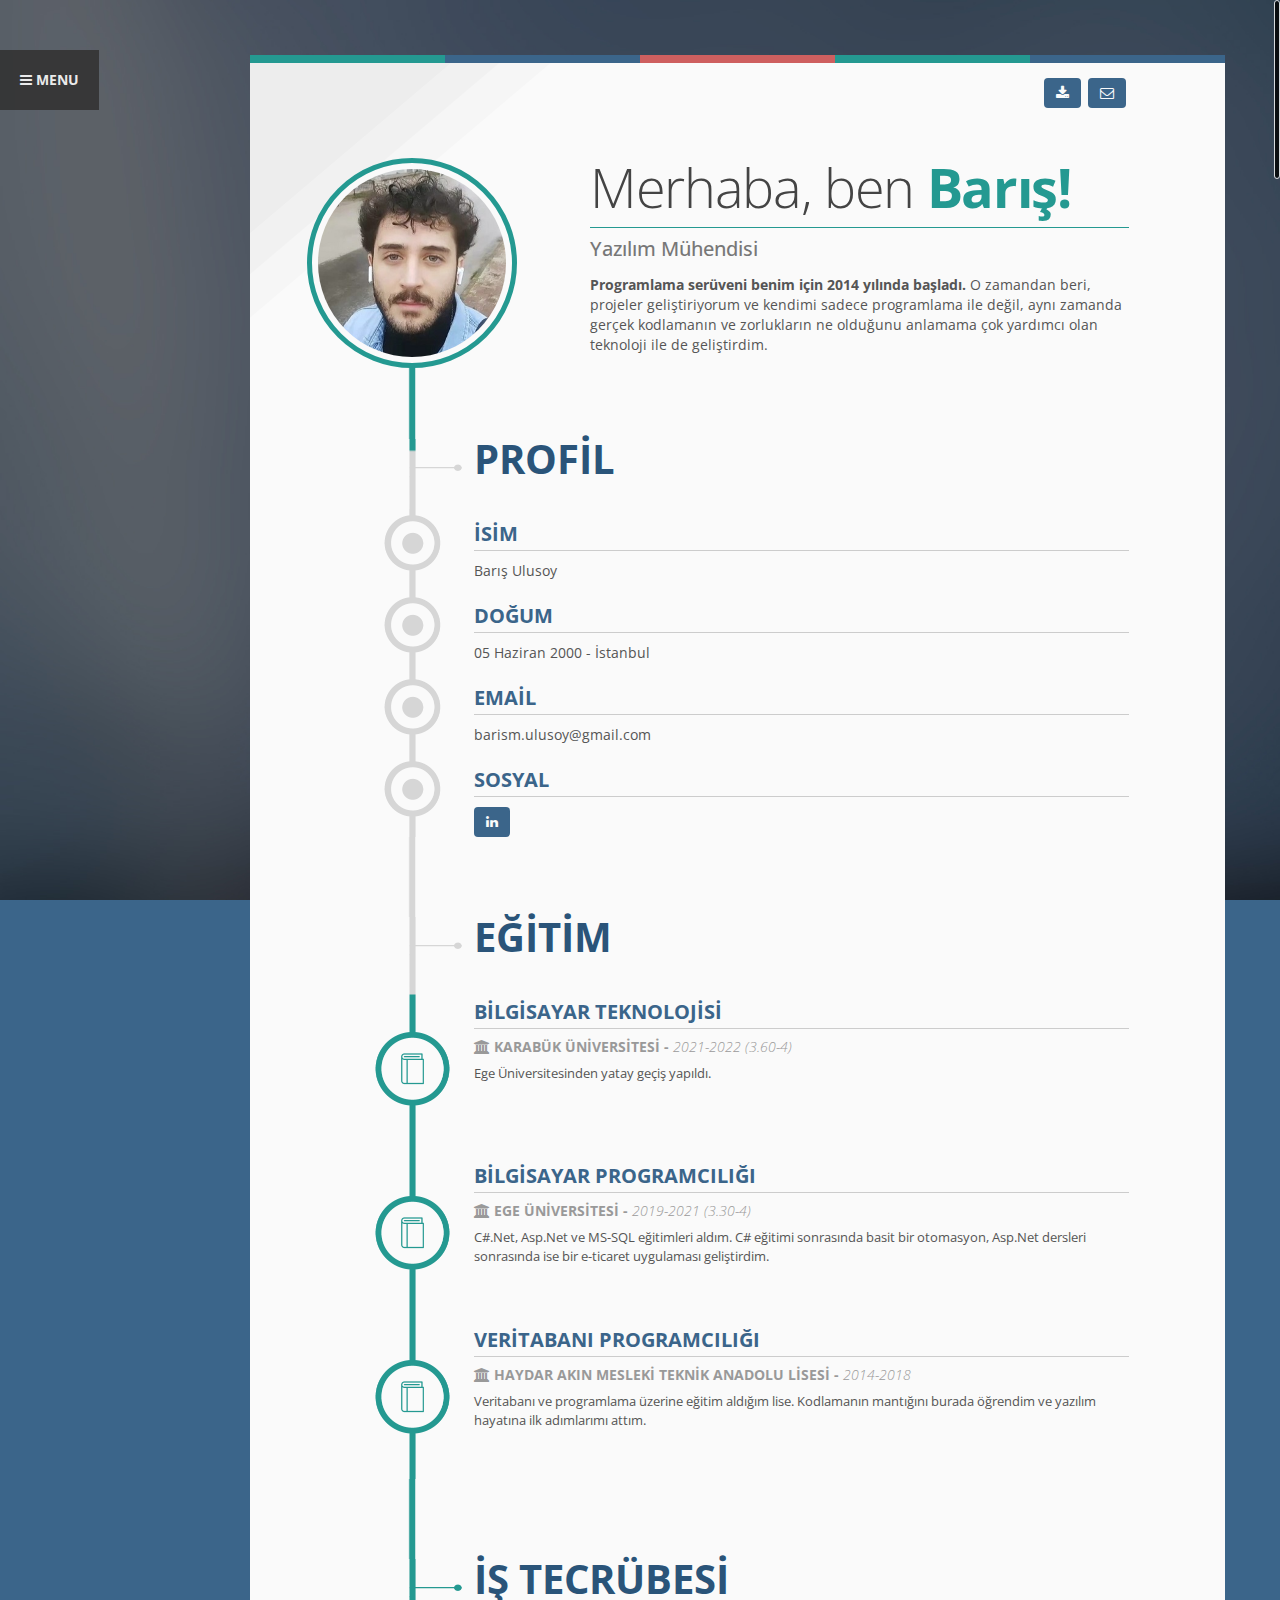
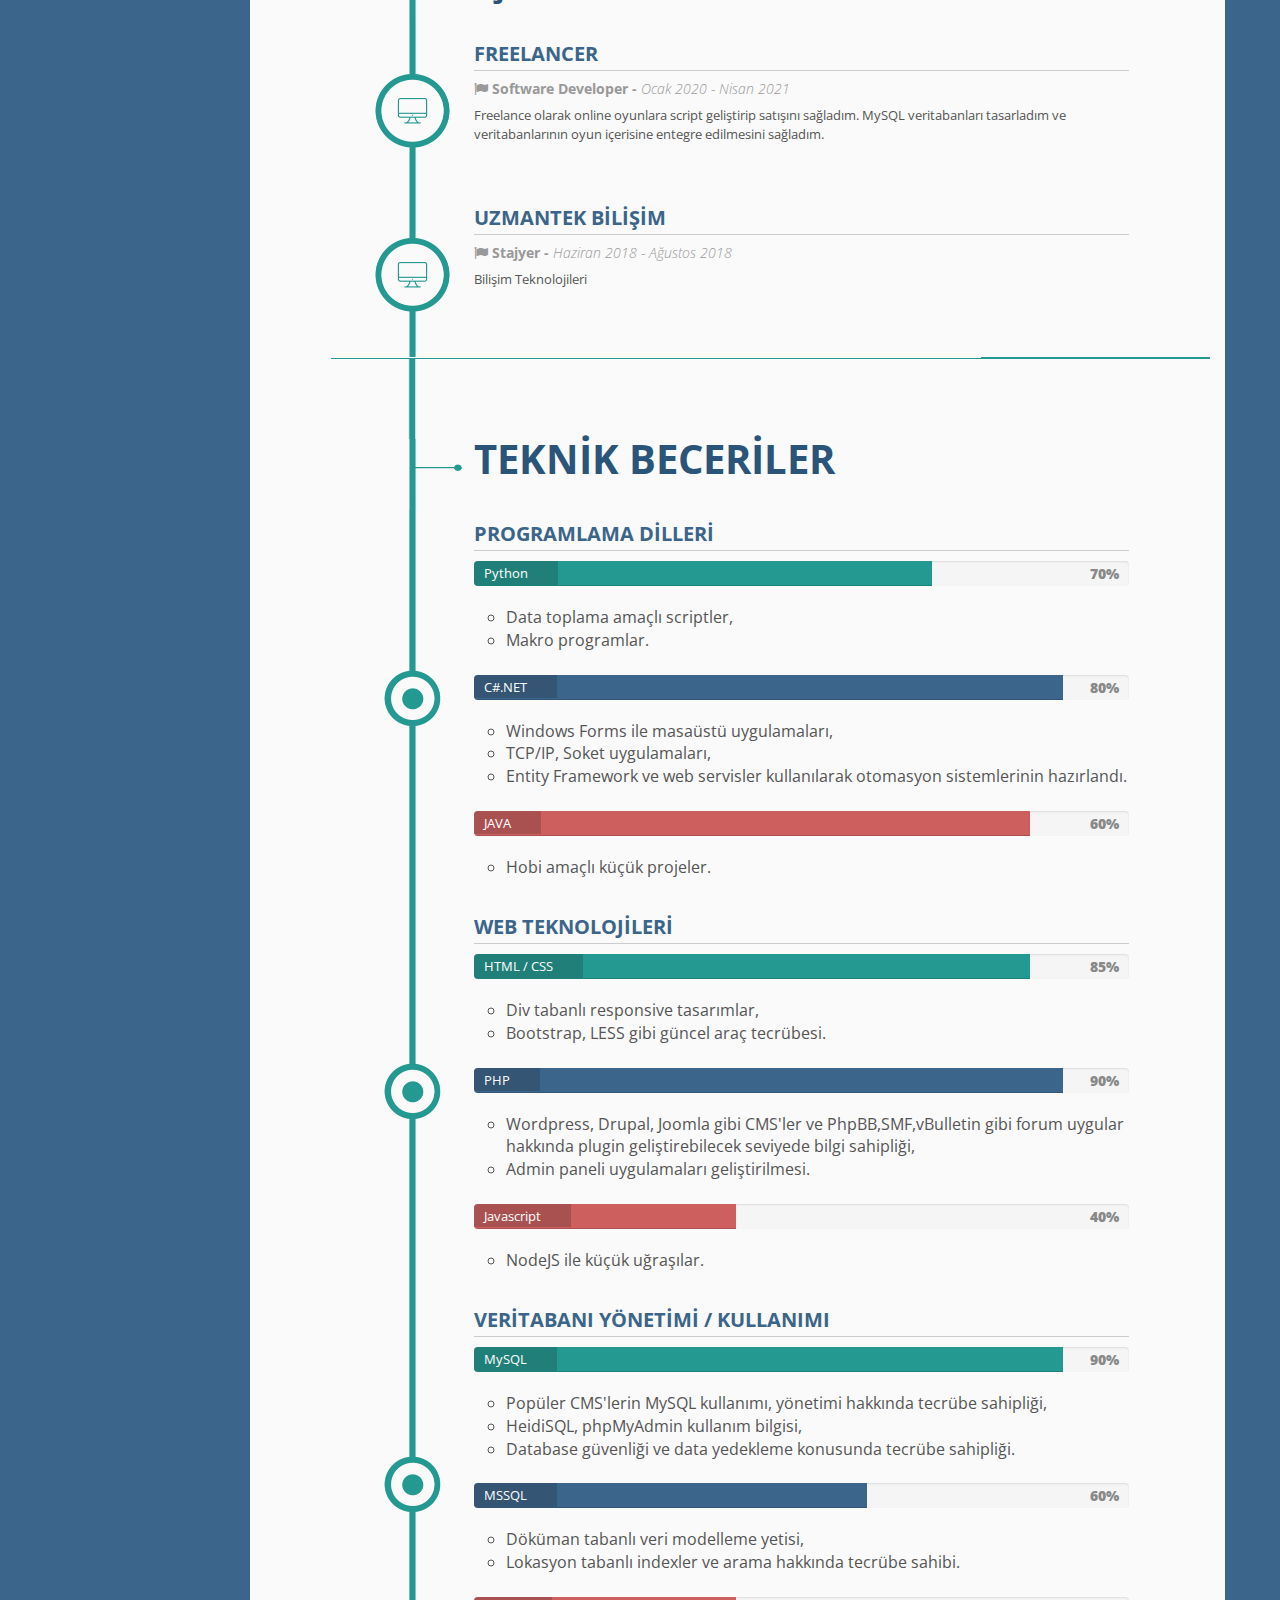
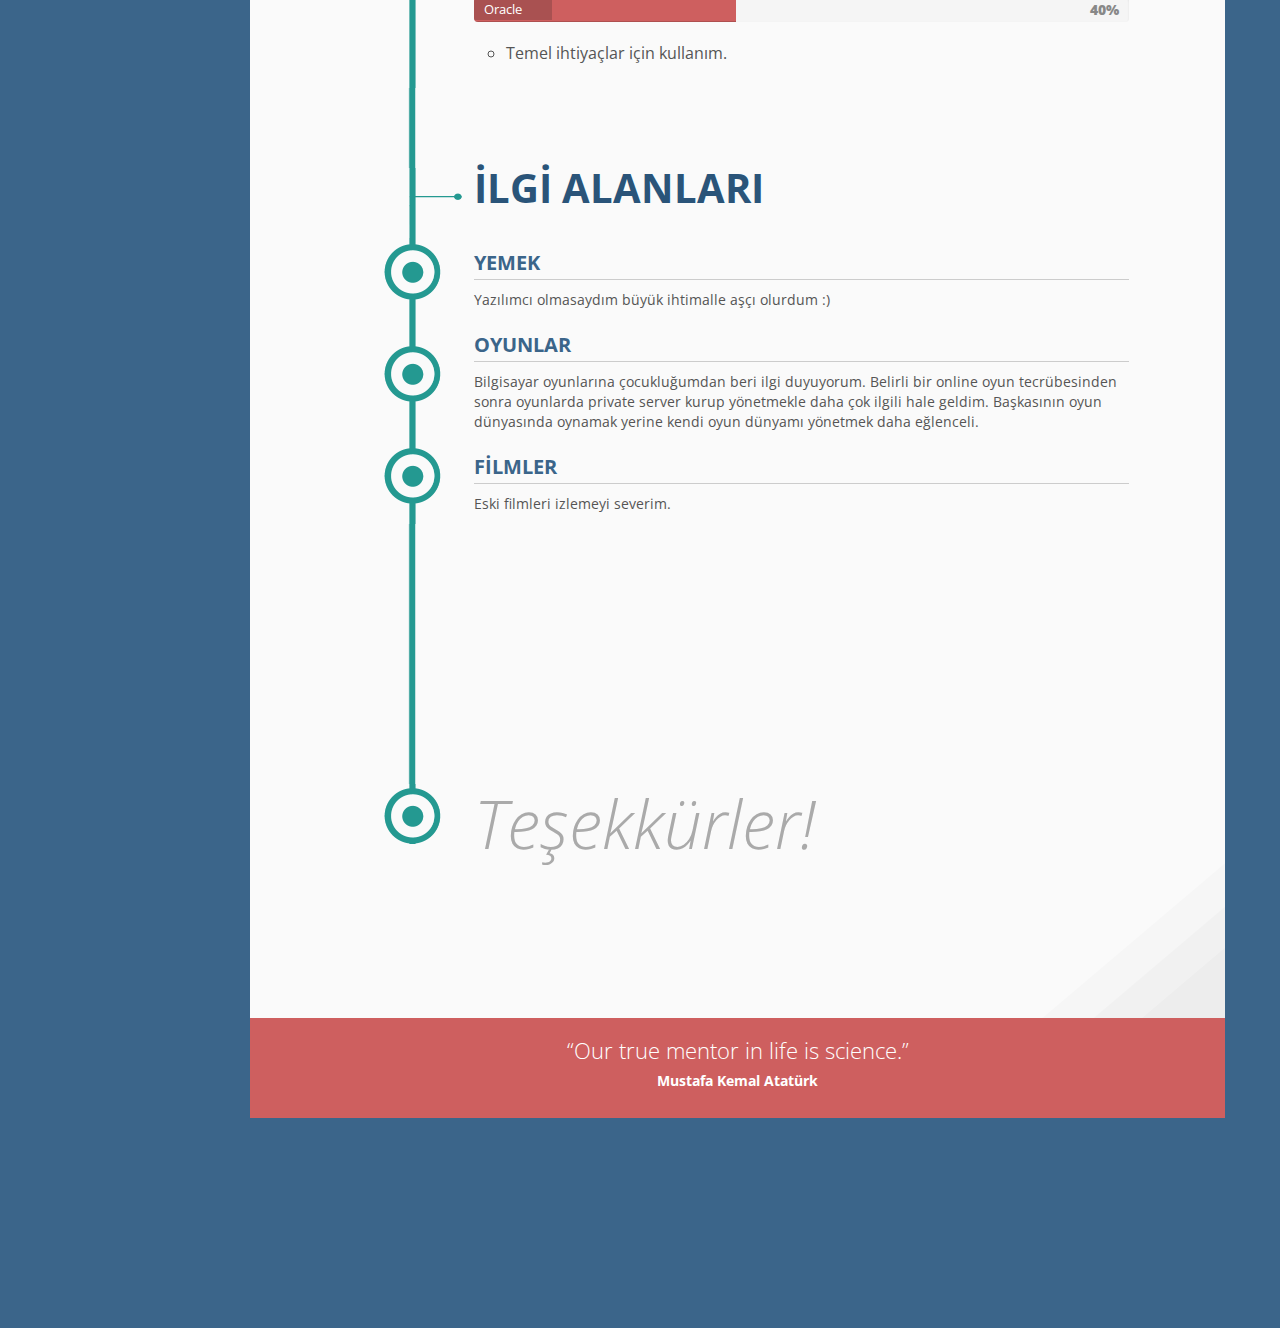
<file: index - Kopya.html>
<!DOCTYPE html>
<html lang="en">
<head>
  <meta charset="utf-8">
  <!--[if IE]><meta http-equiv="X-UA-Compatible" content="IE=edge"><![endif]-->
  <meta name="viewport" content="width=device-width, initial-scale=1">

  <!-- Page title -->
  <title>Barış Ulusoy - Yazılım Geliştirici / CV & Portfolio</title>
  <!-- /Page title -->

  <!-- CSS Files
  ========================================================= -->
  <!-- Google web fonts - Open Sans -->
  <link href='http://fonts.googleapis.com/css?family=Open+Sans:400,300,700' rel='stylesheet' type='text/css'>
  <!-- /Google web fonts -->
  <!-- Bootstrap CSS -->
  <link href="vendor/bootstrap/css/bootstrap.min.css" rel="stylesheet">
  <!-- /Bootstrap CSS -->
  <!-- Font Awesome -->
  <link rel="stylesheet" href="vendor/font-awesome/css/font-awesome.min.css">
  <!-- /Font Awesome -->
  <!-- Nivo Lightbox -->
  <link href="vendor/nivo-lightbox/nivo-lightbox.css" rel="stylesheet">
  <link rel="stylesheet" href="vendor/nivo-lightbox/themes/default/default.css" type="text/css" />
  <!-- /Nivo Lightbox -->
  <!-- Animate CSS -->
  <link href="vendor/animate.css" rel="stylesheet">
  <!-- /Animate CSS -->
  <!-- Theme Styles -->
  <link href="css/styles.css" rel="stylesheet">
  <!-- Theme Styles -->
  <!-- / CSS Files
  ========================================================= -->


  <!-- HTML5 Shim and Respond.js IE8 support of HTML5 elements and media queries -->
  <!--[if lt IE 9]>

    <script src="vendor/html5shiv.js"></script>
    <script src="vendor/respond.min.js"></script>
  <![endif]-->

  <!-- Favicon and Touch Icons
  ========================================================= -->
  <link rel="shortcut icon" href="favicon.ico" type="image/x-icon">
  <link rel="icon" href="favicon.ico" type="image/x-icon">
 <!--  <link href="apple-touch-icon-144.png" rel="apple-touch-icon-precomposed" sizes="144x144">
  <link href="apple-touch-icon-114-precomposed.png" rel="apple-touch-icon-precomposed" sizes="114x114">
  <link href="apple-touch-icon-72-precomposed.png" rel="apple-touch-icon-precomposed" sizes="72x72">
  <link href="apple-touch-icon-57.png" rel="apple-touch-icon-precomposed"> -->
  <!-- /Favicon
  ========================================================= -->
</head>

<body data-spy="scroll" data-target="#side-menu">

<!-- Page Loader
========================================================= -->
<div class="loader" id="page-loader"> 
  <div class="loading-wrapper">
    <div class="tp-loader spinner"></div>
    <!-- Edit With Your Name -->
    <div class="side-menu-name">
      Barış <strong>Ulusoy</strong>
    </div>
    <!-- /Edit With Your Name -->
    <!-- Edit With Your Job -->
    <p class="side-menu-job">Yazılım Mühendisi</p>
    <!-- /Edit With Your Job -->
  </div>   
</div>
<!-- /End of Page loader
========================================================= -->

<!-- SIDE MENU
========================================================= -->
<div class="side-menu-open hidden-sm hidden-xs">
  <!-- Menu-button -->
    <a href="#" class="btn btn-default side-menu-button"><i class="fa fa-bars"></i> MENU</a>
  <!-- /menu-button -->
</div>
<!-- Side Menu container -->
<div class="side-menu">
  <!-- close button -->
  <span id="side-menu-close"><i class="fa fa-times"></i></span>
  <!-- /close button -->

  <!-- Menu header -->
  <div class="side-menu-name">
    <!-- edit with your name -->
    Barış <strong>Ulusoy</strong>
    <!-- /edit with your name -->
  </div>
  <!-- edit with your Job -->
  <p class="side-menu-job">Yazılım Mühendisi</p>
  <!-- /edit with your job -->
  <!-- /Menu Header -->

  <!-- Main Navigation -->
  <nav id="side-menu" class="side-menu-este">
    <ul class="nav side-menu-nav">
      <li><a href="#intro"><i class="fa fa-angle-right"></i> GİRİŞ</a></li>
      <li><a href="#education"><i class="fa fa-angle-right"></i> EĞİTİM</a></li>
      <li><a href="#works"><i class="fa fa-angle-right"></i> İŞ TECRÜBESİ</a></li>
      <li><a href="#skills"><i class="fa fa-angle-right"></i> TEKNİK BECERİLER</a></li>
      <li><a href="#interests"><i class="fa fa-angle-right"></i> İLGİ ALANLARI</a></li>
      <!--<li><a href="#portfolio"><i class="fa fa-angle-right"></i> Portfolio</a></li>
      <li><a href="#contact"><i class="fa fa-angle-right"></i> Contact</a></li>-->
    </ul>
  </nav>
  <!-- /Main Navigation-->

  <!-- Other Buttons -->
  <div class="side-menu-buttons">
    <a href="#" class="btn btn-side-menu"><i class="fa fa-download"></i> Kısa Özgeçmişi İndir</a>
    <a href="mailto:barism.ulusoy@gmail.com" class="btn btn-side-menu"><i class="fa fa-envelope-o"></i> E-Mail Gönder</a>
  </div>
  <!-- /Other Buttons-->
</div>
<!-- /side menu container -->

<!-- /SIDE MENU
========================================================= -->

<!-- CONTENT
========================================================= -->
<section id="content-body" class="container animated">
  <div class="row" id="intro">

    <!-- Header Colors -->
    <div class="col-md-10 col-sm-10  col-md-offset-2 col-sm-offset-1 clearfix top-colors">
      <div class="top-color top-color1"></div>
      <div class="top-color top-color2"></div>
      <div class="top-color top-color3"></div>
      <div class="top-color top-color1"></div>
      <div class="top-color top-color2"></div>
    </div>
    <!-- /Header Colors -->    
    
    <!-- Beginning of Content -->
    <div class="col-md-10 col-sm-10 col-md-offset-2 col-sm-offset-1 resume-container">
      
      <!-- Header Buttons -->
      <div class="row">
        <div class="header-buttons col-md-10 col-md-offset-1">
          <!-- Download Resume Button -->
          <a href="#" class="btn btn-default btn-top-resume"><i class="fa fa-download"></i><span class="btn-hide-text">Kısa Özgeçmişi İndir</span></a>
          <!-- /Download Resume Button -->
          <!-- Mail Button -->
          <a href="mailto:barism.ulusoy@gmail.com" class="btn btn-default btn-top-message"><i class="fa fa-envelope-o"></i><span class="btn-hide-text">E-Mail Gönder</span></a>
          <!-- /Mail Button -->
        </div>
      </div>
      <!-- /Header Buttons -->

      <!-- =============== PROFILE INTRO ====================-->
      <div class="profile-intro row">
        <!-- Left Collum with Avatar pic -->
        <div class="col-md-4 profile-col">
          <!-- Avatar pic -->
          <div class="profile-pic">
            <div class="profile-border">
              <!-- Put your picture here ( 308px by 308px for retina display)-->
              <img src="img/avatar.jpg" alt="">
              <!-- /Put your picture here -->
            </div>          
          </div>
           <!-- /Avatar pic -->
        </div>
        <!-- /Left columm with avatar pic -->
  
        <!-- Right Columm -->
        <div class="col-md-7">
          <!-- Welcome Title-->
          <h1 class="intro-title1">Merhaba, ben <span class="color1 bold">Barış!</span></h1>
          <!-- /Welcome Title -->
          <!-- Job - -->
          <h2 class="intro-title2">Yazılım Mühendisi</h2>
          <!-- /job -->
          <!-- Description -->
          <p><strong>Programlama serüveni benim için 2014 yılında başladı.</strong> O zamandan beri, projeler geliştiriyorum ve kendimi sadece programlama ile değil, aynı zamanda gerçek kodlamanın ve zorlukların ne olduğunu anlamama çok yardımcı olan teknoloji ile de geliştirdim.</p>
          <!-- /Description -->
        </div>
        <!-- /Right Collum -->
      </div>
      <!-- ============  /PROFILE INTRO ================= -->
      
      <!-- ============  TIMELINE ================= -->
      <div class="timeline-wrap">
        <div class="timeline-bg">

          <!-- ====>> SECTION: PROFILE INFOS <<====-->
          <section class="timeline profile-infos">

            <!-- VERTICAL MARGIN (necessary for the timeline effect) -->
            <div class="line row timeline-margin">
              <div class="content-wrap">
                <div class="col-md-1 bg1 timeline-space full-height hidden-sm hidden-xs"></div>
                <div class="col-md-2 timeline-progress hidden-sm hidden-xs full-height"></div>
                <div class="col-md-9 bg1 full-height"></div>
              </div>
            </div>
            <!-- /VERTICAL MARGIN -->

            <!-- SECTION TITLE -->
            <div class="line row">
              <!-- Margin Collums (necessary for the timeline effect) -->
              <div class="col-md-1 bg1 timeline-space full-height hidden-sm hidden-xs"></div>
              <div class="col-md-2 timeline-progress hidden-sm hidden-xs timeline-title full-height">
              </div>
              <!-- /Margin Collums -->
              <!-- Item Content -->
              <div class="col-md-8 content-wrap bg1">
                <!-- Section title -->
                <h2 class="section-title">PROFİL</h2>
                <!-- /Section title -->
              </div>
              <!-- /Item Content -->
              <!-- Margin Collum-->
              <div class="col-md-1 bg1 timeline-space full-height hidden-sm hidden-xs"></div>
              <!-- / Margin Collum-->
            </div>
            <!-- /SECTION TITLE -->

            <!-- SECTION ITEM -->
            <div class="line row">
              <!-- Margin Collums (necessary for the timeline effect) -->
              <div class="col-md-1 bg1 timeline-space full-height hidden-sm hidden-xs"></div>
              <div class="col-md-2 timeline-progress hidden-sm hidden-xs full-height timeline-point "></div>
              <!-- /Margin Collums -->
              <!-- Item Content -->
              <div class="col-md-8 content-wrap bg1">
                <div class="line-content">
                  <!-- Subtitle -->
                  <h3 class="section-item-title-1">İSİM</h3>
                  <!-- /Subtitle -->
                  <!-- content -->
                  <p>Barış Ulusoy</p>
                  <!-- /Content -->
                </div>
              </div>
              <!-- /Item Content -->
              <!-- Margin Collum-->
              <div class="col-md-1 bg1 timeline-space full-height hidden-sm hidden-xs"></div>
              <!-- /Margin Collum-->
            </div>
            <!-- /SECTION ITEM -->
            
            <!-- SECTION ITEM -->
            <div class="line row">
              <!-- Margin Collums (necessary for the timeline effect) -->
              <div class="col-md-1 bg1 timeline-space full-height hidden-sm hidden-xs"></div>
              <div class="col-md-2 timeline-progress hidden-sm hidden-xs full-height timeline-point "></div>
              <!-- /Margin Collums -->
              <!-- Item Content -->
              <div class="col-md-8 content-wrap bg1">
                <div class="line-content">
                  <!-- Subtitle -->
                  <h3 class="section-item-title-1">Doğum</h3>
                  <!-- /Subtitle -->
                  <!-- content -->
                  <p>05 Haziran 2000 - İstanbul</p>
                  <!-- /Content -->
                </div>
              </div>
              <!-- /Item Content -->
              <!-- Margin Collum-->
              <div class="col-md-1 bg1 timeline-space full-height hidden-sm hidden-xs"></div>
              <!-- /Margin Collum-->
            </div>
            <!-- /SECTION ITEM -->   

            <!-- SECTION ITEM -->
            <div class="line row">
              <!-- Margin Collums (necessary for the timeline effect) -->
              <div class="col-md-1 bg1 timeline-space full-height hidden-sm hidden-xs"></div>
              <div class="col-md-2 timeline-progress hidden-sm hidden-xs full-height timeline-point "></div>
              <!-- /Margin Collums -->
              <!-- Item Content -->
              <div class="col-md-8 content-wrap bg1">
                <div class="line-content">
                  <!-- Subtitle -->
                  <h3 class="section-item-title-1">EMAİL</h3>
                  <!-- /Subtitle -->
                  <!-- content -->
                  <p>barism.ulusoy@gmail.com</p>
                  <!-- /Content -->
                </div>
              </div>
              <!-- /Item Content -->
              <!-- Margin Collum -->
              <div class="col-md-1 bg1 timeline-space full-height hidden-sm hidden-xs"></div>
              <!-- /Margin Collums -->
            </div>
            <!-- /SECTION ITEM --> 

            <!-- SECTION ITEM -->
            <div class="line row">
              <!-- Margin Collums (necessary for the timeline effect) -->
              <div class="col-md-1 bg1 timeline-space full-height hidden-sm hidden-xs"></div>
              <div class="col-md-2 timeline-progress hidden-sm hidden-xs full-height timeline-point "></div>
              <!-- Margin Collums (necessary for the timeline effect) -->
              <!-- Item Content -->
              <div class="col-md-8 content-wrap bg1">
                <div class="line-content">
                  <!-- Subtitle -->
                  <h3 class="section-item-title-1">SOSYAL</h3>
                  <!-- /Subtitle -->
                  <!-- content -->
                 <!--  <a href="#" class="btn btn-default"><i class="fa fa-facebook"></i></a>  -->
                 <!--  <a href="#" class="btn btn-default"><i class="fa fa-twitter"></i></a> -->
                  <a href="https://www.linkedin.com/in/barisuulusoy/" class="btn btn-default"><i class="fa fa-linkedin"></i></a>
                  <!-- <a href="#" class="btn btn-default"><i class="fa fa-link"></i></a> -->
                  <!-- <a href="mailto:barism.ulusoy@gmail.com" class="btn btn-default"><i class="fa fa-paper-plane-o"></i></a> -->
                  <!-- /Content -->
                </div>
              </div>
              <!-- /Item Content -->
              <!-- Margin Collum -->
              <div class="col-md-1 bg1 timeline-space full-height hidden-sm hidden-xs"></div>
              <!-- /Margin Collum -->
            </div>
            <!-- /SECTION ITEM --> 
          </section>
          <!-- ==>> /SECTION: PROFILE INFOS -->     

          <!-- ====>> SECTION: EDUCATION <<====-->
          <section class="timeline education" id="education">

            <!-- Margin (necessary for the timeline effect) -->
            <div class="line row timeline-margin">
              <div class="content-wrap">
                <div class="col-md-1 bg1 timeline-space full-height hidden-sm hidden-xs"></div>
                <div class="col-md-2 timeline-progress hidden-sm hidden-xs full-height"></div>
                <div class="col-md-9 bg1 full-height"></div>
              </div>
            </div>
            <!-- /Margin -->

            <!-- SECTION TITLE -->
            <div class="line row">
              <!-- Margin Collums (necessary for the timeline effect) -->
              <div class="col-md-1 bg1 timeline-space full-height hidden-sm hidden-xs"></div>
              <div class="col-md-2 timeline-progress hidden-sm hidden-xs timeline-title full-height">
              </div>              
              <!-- /Margin Collums -->
              <!-- Item Content -->
              <div class="col-md-8 content-wrap bg1">
                <!-- Section title -->
                <h2 class="section-title">EĞİTİM</h2>
                <!-- /Section title -->
              </div>
              <!-- /Item Content -->
              <!-- Margin Collum-->
              <div class="col-md-1 bg1 timeline-space full-height hidden-sm hidden-xs"></div>
              <!-- /Margin Collum-->
            </div>
            <!-- /SECTION TITLE -->

            <!-- SECTION ITEM -->
            <div class="line row">
              <!-- Margin Collums (necessary for the timeline effect) -->
              <div class="col-md-1 bg1 timeline-space full-height hidden-sm hidden-xs"></div>
              <div class="col-md-2 timeline-progress hidden-sm hidden-xs full-height timeline-education "></div>
              <!-- /Margin Collums -->
              <!-- Item Content -->
              <div class="col-md-8 content-wrap bg1">
                <div class="line-content line-content-education">
                  <!-- Graduation title -->
                  <h3 class="section-item-title-1">BİLGİSAYAR TEKNOLOJİSİ</h3>
                  <!-- /Graduation title -->
                  <!-- Graduation time -->
                  <h4 class="graduation-time"><i class="fa fa-university"></i> KARABÜK ÜNİVERSİTESİ - <span class="graduation-date">2021-2022 (3.60-4)</span></h4>
                  <!-- /Graduation time -->
                  <!-- content -->
                  <div class="graduation-description">
                    <p>Ege Üniversitesinden yatay geçiş yapıldı.</p>
                  </div>
                  <!-- /Content -->
                </div>
              </div>
              <!-- /Item Content -->
              <!-- Margin Collum -->
              <div class="col-md-1 bg1 timeline-space full-height hidden-sm hidden-xs"></div>
              <!-- /Margin Collum -->
            </div>
            <!-- /SECTION ITEM -->   

            <!-- SECTION ITEM -->
            <div class="line row">
              <!-- Margin Collums (necessary for the timeline effect) -->
              <div class="col-md-1 bg1 timeline-space full-height hidden-sm hidden-xs"></div>
              <div class="col-md-2 timeline-progress hidden-sm hidden-xs full-height timeline-education "></div>
              <!-- /Margin Collums -->
              <!-- Item Content -->
              <div class="col-md-8 content-wrap bg1">
                <div class="line-content line-content-education">
                  <!-- Graduation title -->
                  <h3 class="section-item-title-1">BİLGİSAYAR PROGRAMCILIĞI</h3>
                  <!-- /Graduation title -->
                  <!-- Graduation time -->
                  <h4 class="graduation-time"><i class="fa fa-university"></i> EGE ÜNİVERSİTESİ - <span class="graduation-date">2019-2021 (3.30-4)</span></h4>
                  <!-- /Graduation time -->
                  <!-- content -->
                  <div class="graduation-description">
                    <p>C#.Net, Asp.Net ve MS-SQL eğitimleri aldım. C# eğitimi sonrasında basit bir otomasyon, Asp.Net dersleri sonrasında ise bir e-ticaret uygulaması geliştirdim.</p>
                  </div>
                  <!-- /Content -->
                </div>
              </div>
              <!--/Item Content -->
              <!-- Margin Collum-->
              <div class="col-md-1 bg1 timeline-space full-height hidden-sm hidden-xs"></div>
              <!-- /Margin Collum-->
            </div>
            <!-- /SECTION ITEM -->   

             <!-- SECTION ITEM -->
            <div class="line row">
              <!-- Margin Collums (necessary for the timeline effect) -->
              <div class="col-md-1 bg1 timeline-space full-height hidden-sm hidden-xs"></div>
              <div class="col-md-2 timeline-progress hidden-sm hidden-xs full-height timeline-education "></div>
              <!-- /Margin Collums -->
              <!-- Item Content -->
              <div class="col-md-8 content-wrap bg1">
                <div class="line-content line-content-education">
                  <!-- Graduation title -->
                  <h3 class="section-item-title-1">VERİTABANI PROGRAMCILIĞI</h3>
                  <!-- /Graduation title -->
                  <!-- Graduation time -->
                  <h4 class="graduation-time"><i class="fa fa-university"></i> HAYDAR AKIN MESLEKİ TEKNİK ANADOLU LİSESİ - <span class="graduation-date">2014-2018</span></h4>
                  <!-- /Graduation time -->
                  <!-- content -->
                  <div class="graduation-description">
                    <p>Veritabanı ve programlama üzerine eğitim aldığım lise. Kodlamanın mantığını burada öğrendim ve yazılım hayatına ilk adımlarımı attım.</p>
                  </div>
                  <!-- /Content -->
                </div>
              </div>
              <!-- /Item Content -->
              <!-- Margin Collum-->
              <div class="col-md-1 bg1 timeline-space full-height hidden-sm hidden-xs"></div>
              <!-- /Margin Collum-->
            </div>
            <!-- /SECTION ITEM -->       
          </section>
          <!-- ==>> /SECTION: EDUCATION <<==== -->  

          <!-- ====>> SECTION: WORK EXPERIENCE <<====-->
          <section class="timeline work-experience" id="works">

            <!-- VERTICAL MARGIN (necessary for the timeline effect) -->
            <div class="line row timeline-margin">
              <div class="content-wrap">
                <div class="col-md-1 bg1 timeline-space full-height hidden-sm hidden-xs"></div>
                <div class="col-md-2 timeline-progress hidden-sm hidden-xs full-height"></div>
                <div class="col-md-9 bg1 full-height"></div>
              </div>
            </div>
            <!-- /VERTICAL MARGIN -->

            <!-- SECTION TITLE -->
            <div class="line row">
              <!-- Margin Collums (necessary for the timeline effect) -->
              <div class="col-md-1 bg1 timeline-space full-height hidden-sm hidden-xs"></div>
              <div class="col-md-2 timeline-progress hidden-sm hidden-xs timeline-title full-height"></div>
              <!-- /Margin Collums -->
              <!-- Item Content -->
              <div class="col-md-8 content-wrap bg1">
                <!-- Section title -->
                <h2 class="section-title">İŞ TECRÜBESİ</h2>
                <!-- /Section title -->
              </div>
              <!-- /Item Content -->
              <!-- Margin Collum-->
              <div class="col-md-1 bg1 timeline-space full-height hidden-sm hidden-xs"></div>
              <!-- /Margin Collum-->
            </div>
            <!-- /SECTION TITLE -->

            <!-- SECTION ITEM -->
            <div class="line row">
              <!-- Margin Collums (necessary for the timeline effect) -->
              <div class="col-md-1 bg1 timeline-space full-height hidden-sm hidden-xs"></div>
              <div class="col-md-2 timeline-progress hidden-sm hidden-xs full-height timeline-work "></div>
              <!-- /Margin Collums -->
              <!-- Item Content -->
              <div class="col-md-8 content-wrap bg1">
                <div class="line-content line-content-education">
                  <!-- Work Place -->
                  <h3 class="section-item-title-1">Freelancer</h3>
                  <!-- /work place -->
                  <!-- Graduation time -->
                  <h4 class="job"><i class="fa fa-flag"></i> Software Developer - <span class="job-date">Ocak 2020 - Nisan 2021</span></h4>
                  <!-- /Graduation time -->
                  <!-- content -->
                  <div class="job-description">
                    <p>Freelance olarak online oyunlara script geliştirip satışını sağladım. MySQL veritabanları tasarladım ve veritabanlarının oyun içerisine entegre edilmesini sağladım.</p>
                  </div>
                  <!-- /Content -->
                </div>
              </div>
              <!-- /Item Content -->
              <!-- Margin Collum-->
              <div class="col-md-1 bg1 timeline-space full-height hidden-sm hidden-xs"></div>
              <!-- /Margin Collum-->
            </div>
            <!-- /SECTION ITEM -->

            <!-- SECTION ITEM -->
            <div class="line row">
              <!-- Margin Collums (necessary for the timeline effect) -->
              <div class="col-md-1 bg1 timeline-space full-height hidden-sm hidden-xs"></div>
              <div class="col-md-2 timeline-progress hidden-sm hidden-xs full-height timeline-work "></div>
              <!-- /Margin Collums -->
              <!-- Item Content -->
              <div class="col-md-8 content-wrap bg1">
                <div class="line-content line-content-education">
                  <!-- Work Place -->
                  <h3 class="section-item-title-1">UZMANTEK BİLİŞİM</h3>
                  <!-- /work place -->
                  <!-- Graduation time -->
                  <h4 class="job"><i class="fa fa-flag"></i> Stajyer - <span class="job-date">Haziran 2018 - Ağustos 2018</span></h4>
                  <!-- /Graduation time -->
                  <!-- content -->
                  <div class="job-description">
                    <p>Bilişim Teknolojileri</p>
                  </div>
                  <!-- /Content -->
                </div>
              </div>
              <!-- /Item Content -->
              <!-- Margin Collum-->
              <div class="col-md-1 bg1 timeline-space full-height hidden-sm hidden-xs"></div>
              <!-- /Margin Collum-->
            </div>
            <!-- /SECTION ITEM -->  

            <!-- SECTION ITEM -->
            <div class="line row">
              <!-- Margin Collums (necessary for the timeline effect) -->
              <div class="col-md-1 bg1 timeline-space full-height hidden-sm hidden-xs"></div>
              
              <!-- /Margin Collums -->
              <!-- Item Content -->
              <div class="col-md-8 content-wrap bg1">
                
              </div>
              <!-- /Item Content -->
              <!-- Margin Collum-->
              
              <!-- /Margin Collum-->
            </div>
            <!-- /SECTION ITEM -->  

            <!-- SECTION ITEM -->
            <div class="line row">
              <!-- Margin Collums (necessary for the timeline effect) -->
              <div class="col-md-1 bg1 timeline-space full-height hidden-sm hidden-xs"></div>
            </div>
            <!-- /SECTION ITEM -->  
          </section>
          <!-- ==>> /SECTION: WORK EXPERIENCE <<==== --> 

          <!-- ====>> SECTION: SKILLS <<====-->
          <section class="timeline skills" id="skills">

            <!-- VERTICAL MARGIN (necessary for the timeline effect) -->
            <div class="line row timeline-margin">
              <div class="content-wrap">
                <div class="col-md-1 bg1 timeline-space full-height hidden-sm hidden-xs"></div>
                <div class="col-md-2 timeline-progress hidden-sm hidden-xs full-height"></div>
                <div class="col-md-9 bg1 full-height"></div>
              </div>
            </div>
            <!-- /VERTICAL MARGIN -->

            <!-- SECTION TITLE -->
            <div class="line row">
              <!-- VERTICAL MARGIN (necessary for the timeline effect) -->
              <div class="col-md-1 bg1 timeline-space full-height hidden-sm hidden-xs"></div>
              <div class="col-md-2 timeline-progress hidden-sm hidden-xs timeline-title full-height"></div>
              <!-- /VERTICAL MARGIN (necessary for the timeline effect) -->
              <!-- Item Content -->
              <div class="col-md-8 content-wrap bg1">
                <!-- Section title -->
                <h2 class="section-title">TEKNİK BECERİLER</h2>
                <!-- /Section title -->
              </div>
              <!-- /Item Content -->
              <!-- Margin Collum-->
              <div class="col-md-1 bg1 timeline-space full-height hidden-sm hidden-xs"></div>
              <!-- /Margin Collum-->
            </div>
            <!-- /SECTION TITLE -->

            <!-- SECTION ITEM -->
            <div class="line row">
              <!-- Margin Collums (necessary for the timeline effect) -->
              <div class="col-md-1 bg1 timeline-space full-height hidden-sm hidden-xs"></div>
              <div class="col-md-2 timeline-progress hidden-sm hidden-xs full-height timeline-point "></div>
              <!-- / Margin Collums -->
              <!-- Item Content -->
              <div class="col-md-8 content-wrap bg1">
                <div class="line-content">
                  <!-- Subtitle -->
                  <h3 class="section-item-title-1">PROGRAMLAMA DİLLERİ</h3>
                  <!-- /Subtitle -->
                  <!-- content -->
                  <ul class="skills-list">
                    <!-- item-list -->
                    <li>
                      <div class="progress">
                        <div class="progress-bar" role="progressbar" data-percent="70%" style="width: 70%;">
                            <span class="sr-only">70% Complete</span>
                        </div>
                        <span class="progress-type">Python</span>
                        <span class="progress-completed">70%</span>
                      </div>
                      <ul class="b">
                    <li>Data toplama amaçlı scriptler,</li>
                    <li>Makro programlar.</li>
                    <br>
                    </ul>
                
                    </li>
                    </li>
                    <!-- /item list -->
                    <!-- item-list -->
                    <li>
                      <div class="progress">
                        <div class="progress-bar progress-bar-2" role="progressbar" data-percent="90%" style="width: 90%;">
                            <span class="sr-only">80% Complete</span>
                        </div>
                        <span class="progress-type">C#.NET</span>
                        <span class="progress-completed">80%</span>
                      </div>
                      <ul class="b">
                    <li>Windows Forms ile masaüstü uygulamaları,</li>
                    <li>TCP/IP, Soket uygulamaları,</li>
                    <li>Entity Framework ve web servisler kullanılarak otomasyon sistemlerinin hazırlandı.</li>
                    <br>
                    </ul>
                
                    </li>
                    </li>
                    <!-- /item list -->
                    <!-- item-list -->
                    <li>
                      <div class="progress" title="Elimden geleni yapıyorum *-*">
                        <div class="progress-bar progress-bar-3" role="progressbar" data-percent="85%" style="width: 85%;">
                            <span class="sr-only">60% Complete</span>
                        </div>
                        <span class="progress-type">JAVA</span>
                        <span class="progress-completed">60%</span>
                      </div>
                      <ul class="b">
                    <li>Hobi amaçlı küçük projeler.</li>
                    <br>
                    </ul>
                
                    </li>
                    </li>
                    <!-- /item list -->
                  </ul>
                  <!-- /Content -->
                </div>
              </div>
              <!-- /Item Content -->
              <!-- Margin Collum-->
              <div class="col-md-1 bg1 timeline-space full-height hidden-sm hidden-xs"></div>
              <!-- /Margin Collum-->
            </div>
            <!-- /SECTION ITEM -->
            
            <!-- SECTION ITEM -->
            <div class="line row">
              <!-- Margin Collums (necessary for the timeline effect) -->
              <div class="col-md-1 bg1 timeline-space full-height hidden-sm hidden-xs"></div>
              <div class="col-md-2 timeline-progress hidden-sm hidden-xs full-height timeline-point "></div>
              <!-- /Margin Collums -->
              <!-- Item Content -->
              <div class="col-md-8 content-wrap bg1">
                <div class="line-content">
                  <!-- Subtitle -->
                  <h3 class="section-item-title-1">WEB TEKNOLOJİLERİ</h3>
                  <!-- /Subtitle -->
                  <!-- content -->
                  <ul class="skills-list">
                    <!-- item-list -->
                    <li>
                      <div class="progress">
                        <div class="progress-bar" data-percent="85%" role="progressbar" style="width: 85%;">
                            <span class="sr-only">85% Complete</span>
                        </div>
                        <span class="progress-type">HTML / CSS</span>

                        <span class="progress-completed">85%</span>

                      </div>
                      <ul class="b">
                    <li>Div tabanlı responsive tasarımlar,</li>
                    <li>Bootstrap, LESS gibi güncel araç tecrübesi.</li>
                    <br>
                    </ul>
                
                    </li>
                    
                    <!-- /item list -->
                    <!-- item-list -->
                    <li>
                      <div class="progress">
                        <div class="progress-bar progress-bar-2" data-percent="90%" role="progressbar" style="width: 90%;">
                            <span class="sr-only">90% Complete</span>
                        </div>
                        <span class="progress-type">PHP</span>
                        <span class="progress-completed">90%</span>
                      </div>
                      <ul class="b">
                    <li>Wordpress, Drupal, Joomla gibi CMS'ler ve PhpBB,SMF,vBulletin gibi forum uygular hakkında plugin geliştirebilecek seviyede bilgi sahipliği,</li>
                    <li>Admin paneli uygulamaları geliştirilmesi.</li>
                    <br>
                    </ul>
                
                    </li>
                    </li>
                    <!-- /item list -->
                    <!-- item-list -->
                    <li>
                      <div class="progress">
                        <div class="progress-bar progress-bar-3" data-percent="40%" role="progressbar" style="width: 40%;">
                            <span class="sr-only">40% Complete</span>
                        </div>
                        <span class="progress-type">Javascript</span>
                        <span class="progress-completed">40%</span>
                      </div>
                      <ul class="b">
                    <li>NodeJS ile küçük uğraşılar.</li>
                    <br>
                    </ul>
                
                    </li>
                    </li>
                    <!-- /item list -->
                  </ul>
                  <!-- /Content -->
                </div>
              </div>
              <!-- /Item Content -->
              <!-- Margin Collum-->
              <div class="col-md-1 bg1 timeline-space full-height hidden-sm hidden-xs"></div>
              <!-- /Margin Collum-->
            </div>
            <!-- /SECTION ITEM -->   

            <!-- SECTION ITEM -->
            <div class="line row">
              <!-- Margin Collums (necessary for the timeline effect) -->
              <div class="col-md-1 bg1 timeline-space full-height hidden-sm hidden-xs"></div>
              <div class="col-md-2 timeline-progress hidden-sm hidden-xs full-height timeline-point "></div>
              <!-- /Margin Collums (necessary for the timeline effect) -->
              <!-- Item Content -->
              <div class="col-md-8 content-wrap bg1">
                <div class="line-content">
                  <!-- Subtitle -->
                  <h3 class="section-item-title-1">VERİTABANI YÖNETİMİ / KULLANIMI</h3>
                  <!-- /Subtitle -->
                  <!-- content -->
                  <ul class="skills-list">
                    <!-- item-list -->
                    <li>
                      <div class="progress">
                        <div class="progress-bar" data-percent="90%" role="progressbar" style="width: 90%;">
                            <span class="sr-only">90% Complete</span>
                        </div>
                        <span class="progress-type">MySQL</span>
                        <span class="progress-completed">90%</span>
                      </div>
                      <ul class="b">
                    <li>Popüler CMS'lerin MySQL kullanımı, yönetimi hakkında tecrübe sahipliği,</li>
                    <li>HeidiSQL, phpMyAdmin kullanım bilgisi,</li>
                    <li>Database güvenliği ve data yedekleme konusunda tecrübe sahipliği.</li>
                    <br>
                    </ul>
                
                    </li>
                    </li>
                    <!-- /item list -->
                    <!-- item-list -->
                    <li>
                      <div class="progress">
                        <div class="progress-bar progress-bar-2" data-percent="60%" role="progressbar" style="width: 60%;">
                            <span class="sr-only">60% Complete</span>
                        </div>
                        <span class="progress-type">MSSQL</span>
                        <span class="progress-completed">60%</span>
                      </div>
                      <ul class="b">
                    <li>Döküman tabanlı veri modelleme yetisi,</li>
                    <li>Lokasyon tabanlı indexler ve arama hakkında tecrübe sahibi.</li>
                    <br>
                    </ul>
                
                    </li>
                    </li>
                    <!-- /item list -->
                    <!-- item-list -->
                    <li>
                      <div class="progress">
                        <div class="progress-bar progress-bar-3" data-percent="40%" role="progressbar" style="width: 40%;">
                            <span class="sr-only">40% Complete</span>
                        </div>
                        <span class="progress-type">Oracle</span>
                        <span class="progress-completed">40%</span>
                      </div>
                      <ul class="b">
                    <li>Temel ihtiyaçlar için kullanım.</li>
                    <br>
                    </ul>
                
                    </li>
                    </li>
                    <!-- /item list -->
                  </ul>
                  <!-- /Content -->
                </div>
              </div>
              <!-- /Item Content -->
              <!-- Margin Collum-->
              <div class="col-md-1 bg1 timeline-space full-height hidden-sm hidden-xs"></div>
              <!-- /Margin Collum-->
            </div>
            <!-- /SECTION ITEM --> 
          </section>
          <!-- ==>> /SECTION: SKILLS -->

          <!-- ====>> SECTION: INTERESTS <<====-->
          <section class="timeline" id="interests">

            <!-- VERTICAL MARGIN (necessary for the timeline effect) -->
            <div class="line row timeline-margin">
              <div class="content-wrap">
                <div class="col-md-1 bg1 timeline-space full-height hidden-sm hidden-xs"></div>
                <div class="col-md-2 timeline-progress hidden-sm hidden-xs full-height"></div>
                <div class="col-md-9 bg1 full-height"></div>
              </div>
            </div>
            <!-- /VERTICAL MARGIN -->

            <!-- SECTION TITLE -->
            <div class="line row">
              <!-- Margin Collums (necessary for the timeline effect) -->
              <div class="col-md-1 bg1 timeline-space full-height hidden-sm hidden-xs"></div>
              <div class="col-md-2 timeline-progress hidden-sm hidden-xs timeline-title full-height"></div>
              <!-- /Margin Collums -->
              <!-- Item Content -->
              <div class="col-md-8 content-wrap bg1">
                <!-- Section title -->
                <h2 class="section-title">İLGİ ALANLARI</h2>
                <!-- /Section title -->
              </div>
              <!-- /Item Content -->
              <!-- Margin Collum-->
              <div class="col-md-1 bg1 timeline-space full-height hidden-sm hidden-xs"></div>
              <!-- /Margin Collum-->
            </div>
            <!-- /SECTION TITLE -->

            <!-- SECTION ITEM -->
            <div class="line row">
              <!-- Margin Collums (necessary for the timeline effect) -->
              <div class="col-md-1 bg1 timeline-space full-height hidden-sm hidden-xs"></div>
              <div class="col-md-2 timeline-progress hidden-sm hidden-xs full-height timeline-point "></div>
              <!-- /Margin Collums -->
              <!-- Item Content -->
              <div class="col-md-8 content-wrap bg1">
                <div class="line-content">
                  <!-- Subtitle -->
                  <h3 class="section-item-title-1">YEMEK</h3>
                  <!-- /Subtitle -->
                  <!-- content -->
                  <p>Yazılımcı olmasaydım büyük ihtimalle aşçı olurdum :)</p>
                  <!-- /Content -->
                </div>
              </div>
              <!-- /Item Content -->
              <!-- Margin Collum-->
              <div class="col-md-1 bg1 timeline-space full-height hidden-sm hidden-xs"></div>
              <!-- /Margin Collum-->
            </div>
            <!-- /SECTION ITEM -->
            
            <!-- SECTION ITEM -->
            <div class="line row">
              <!-- Margin Collums (necessary for the timeline effect) -->
              <div class="col-md-1 bg1 timeline-space full-height hidden-sm hidden-xs"></div>
              <div class="col-md-2 timeline-progress hidden-sm hidden-xs full-height timeline-point "></div>
              <!-- /Margin Collums -->
              <!-- Item Content -->
              <div class="col-md-8 content-wrap bg1">
                <div class="line-content">
                  <!-- Subtitle -->
                  <h3 class="section-item-title-1">Oyunlar</h3>
                  <!-- /Subtitle -->
                  <!-- content -->
                  <p>Bilgisayar oyunlarına çocukluğumdan beri ilgi duyuyorum. Belirli bir online oyun tecrübesinden sonra oyunlarda private server kurup yönetmekle daha çok ilgili hale geldim. Başkasının oyun dünyasında oynamak yerine kendi oyun dünyamı yönetmek daha eğlenceli.</p>
                  <!-- /Content -->
                </div>
              </div>
              <!-- /Item Content -->
              <!-- Margin Collum-->
              <div class="col-md-1 bg1 timeline-space full-height hidden-sm hidden-xs"></div>
              <!-- /Margin Collum-->
            </div>
            <!-- /SECTION ITEM -->   

            <!-- SECTION ITEM -->
            <div class="line row">
              <!-- Margin Collums (necessary for the timeline effect) -->
              <div class="col-md-1 bg1 timeline-space full-height hidden-sm hidden-xs"></div>
              <div class="col-md-2 timeline-progress hidden-sm hidden-xs full-height timeline-point "></div>
              <!-- /Margin Collums -->
              <!-- Item Content -->
              <div class="col-md-8 content-wrap bg1">
                <div class="line-content">
                  <!-- Subtitle -->
                  <h3 class="section-item-title-1">FİLMLER</h3>
                  <!-- /Subtitle -->
                  <!-- content -->
                  <p>Eski filmleri izlemeyi severim.</p>
                  <!-- /Content -->
                </div>
              </div>
              <!-- /Item Content -->
              <!-- Margin Collum-->
              <div class="col-md-1 bg1 timeline-space full-height hidden-sm hidden-xs"></div>
              <!-- /Margin Collum-->
            </div>
            <!-- /SECTION ITEM --> 
          </section>
          <!-- ==>> /SECTION: INTERESTS -->

          <!-- ====>> SECTION: THANK YOU <<====-->
          <section class="timeline profile-infos">

            <!-- VERTICAL MARGIN (necessary for the timeline effect) -->
            <div class="line row timeline-margin timeline-margin-big">
              <div class="content-wrap">
                <div class="col-md-1 bg1 timeline-space full-height hidden-sm hidden-xs"></div>
                <div class="col-md-2 timeline-progress hidden-sm hidden-xs full-height"></div>
                <div class="col-md-9 bg1 full-height"></div>
              </div>
            </div>
            <!-- /VERTICAL MARGIN -->

            <!-- SECTION ITEM -->
            <div class="line row line-thank-you">
              <!-- Margin Collums (necessary for the timeline effect) -->
              <div class="col-md-1 bg1 timeline-space full-height hidden-sm hidden-xs"></div>
              <div class="col-md-2 timeline-progress hidden-sm hidden-xs full-height timeline-point "></div>
              <!-- /Margin Collums -->
              <!-- Item Content -->
              <div class="col-md-8 content-wrap bg1">
                <div class="line-content">
                  <!-- Subtitle -->
                  <h3 class="thank-you">Teşekkürler!</h3>
                  <!-- /Subtitle -->
                </div>
              </div>
              <!-- /Item Content -->
              <!-- Margin Collum-->
              <div class="col-md-1 bg1 timeline-space full-height hidden-sm hidden-xs"></div>
              <!-- / Margin Collum-->
            </div>
            <!-- /SECTION ITEM -->            
          </section>
          <!-- ==>> /SECTION: PROFILE INFOS -->
        </div>
      </div>
      <!-- ============  /TIMELINE ================= -->

      <!-- ============  FOOTER ================= -->
      <footer id="footer" class="row">
        <!-- Put your Quote Here-->
        <p class="quote">“Our true mentor in life is science.”</p>
        <!-- /Quote -->
        <!-- Quote Autor -->
        <p class="author">Mustafa Kemal Atatürk</p>
        <!-- /Quote Autor -->
      </footer>
      <!-- ============  /FOOTER ================= -->
    </div> 
  </div> 
</section>
<!-- /CONTENT
========================================================= -->

<!-- Contact Form - Ajax Messages
========================================================= -->
<!-- Form Sucess -->
<div class="form-result modal-wrap" id="contactSuccess">
  <div class="modal-bg"></div>
  <div class="modal-content">
    <h4 class="modal-title"><i class="fa fa-check-circle"></i> Success!</h4>
    <p>Your message has been sent to us.</p>
  </div>
</div>
<!-- /Form Sucess -->
<!-- form-error -->
<div class="form-result modal-wrap" id="contactError">
  <div class="modal-bg"></div>
  <div class="modal-content">
    <h4 class="modal-title"><i class="fa fa-times"></i> Error</h4>
    <p>There was an error sending your message.</p>
  </div>
</div>
<!-- /form-error -->

<!-- Contact Form - Ajax Messages
========================================================= -->

<!-- Javascript Files
========================================================= -->
<!-- jQuery (necessary for plugins) -->
<script src="vendor/jquery-1.11.1.min.js"></script>
<!-- /jquery -->
<!-- bootstrap -->
<script src="vendor/bootstrap/js/bootstrap.min.js"></script>
<!-- /bootstrap -->
<!-- easing -->
<script src="vendor/jquery.easing.min.js"></script>
<!-- /easing -->
<!-- jQuery Mousewheel -->
<script src="vendor/jquery.mousewheel.min.js"></script>
<!-- /jQuery Mousewheel -->
<!-- jQuery Mousewheel Smoothscroll -->
<script src="vendor/jquery.nicescroll.min.js"></script>
<script src="vendor/jquery.nicescroll.plus.js"></script>
<!-- /jQuery Mousewheel Smoothscroll -->
<!-- Waypoints (for CSS3 animations) -->
<script src="vendor/waypoints.min.js"></script>
<!-- /waypoints -->
<!-- Modal box-->
<script src="vendor/nivo-lightbox/nivo-lightbox.min.js"></script>
<!-- /Modal Box -->
<!-- Carousel-->
<script src="vendor/jquery.bxslider.min.js"></script>
<!-- /Carousel -->
<!-- Front-end Validator (for forms) -->
<script src="vendor/jquery.validate.min.js"></script>
<!-- /Front-end Validator -->
<!-- placeholder Support for IE -->
<script src="vendor/placeholders.jquery.min.js"></script>
<!-- /placeholder support -->
<!-- Cross-browser -->
<script src="vendor/cross-browser.js"></script>
<!-- /Cross-browser -->
<!-- Configurations -->
<script src="js/main.js"></script>
<!-- /Configurations -->
</body>
</html>
</file>
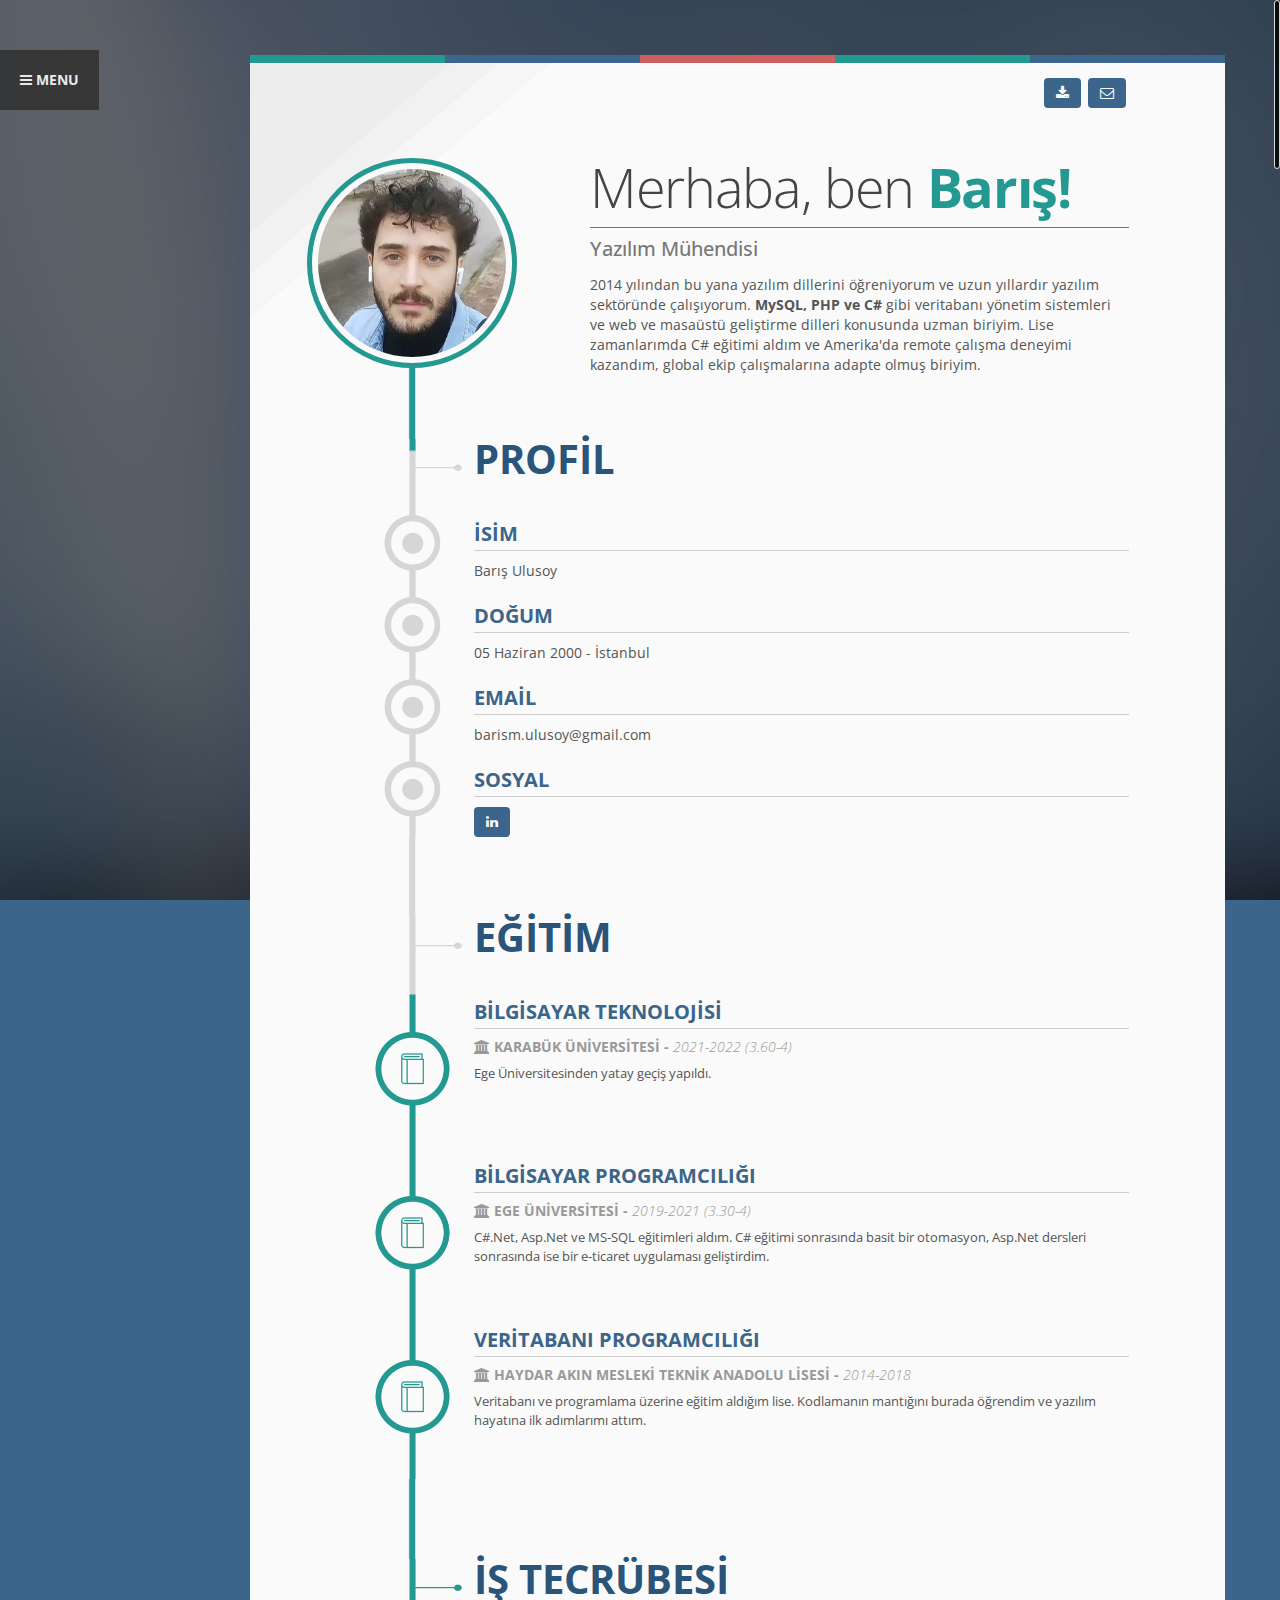
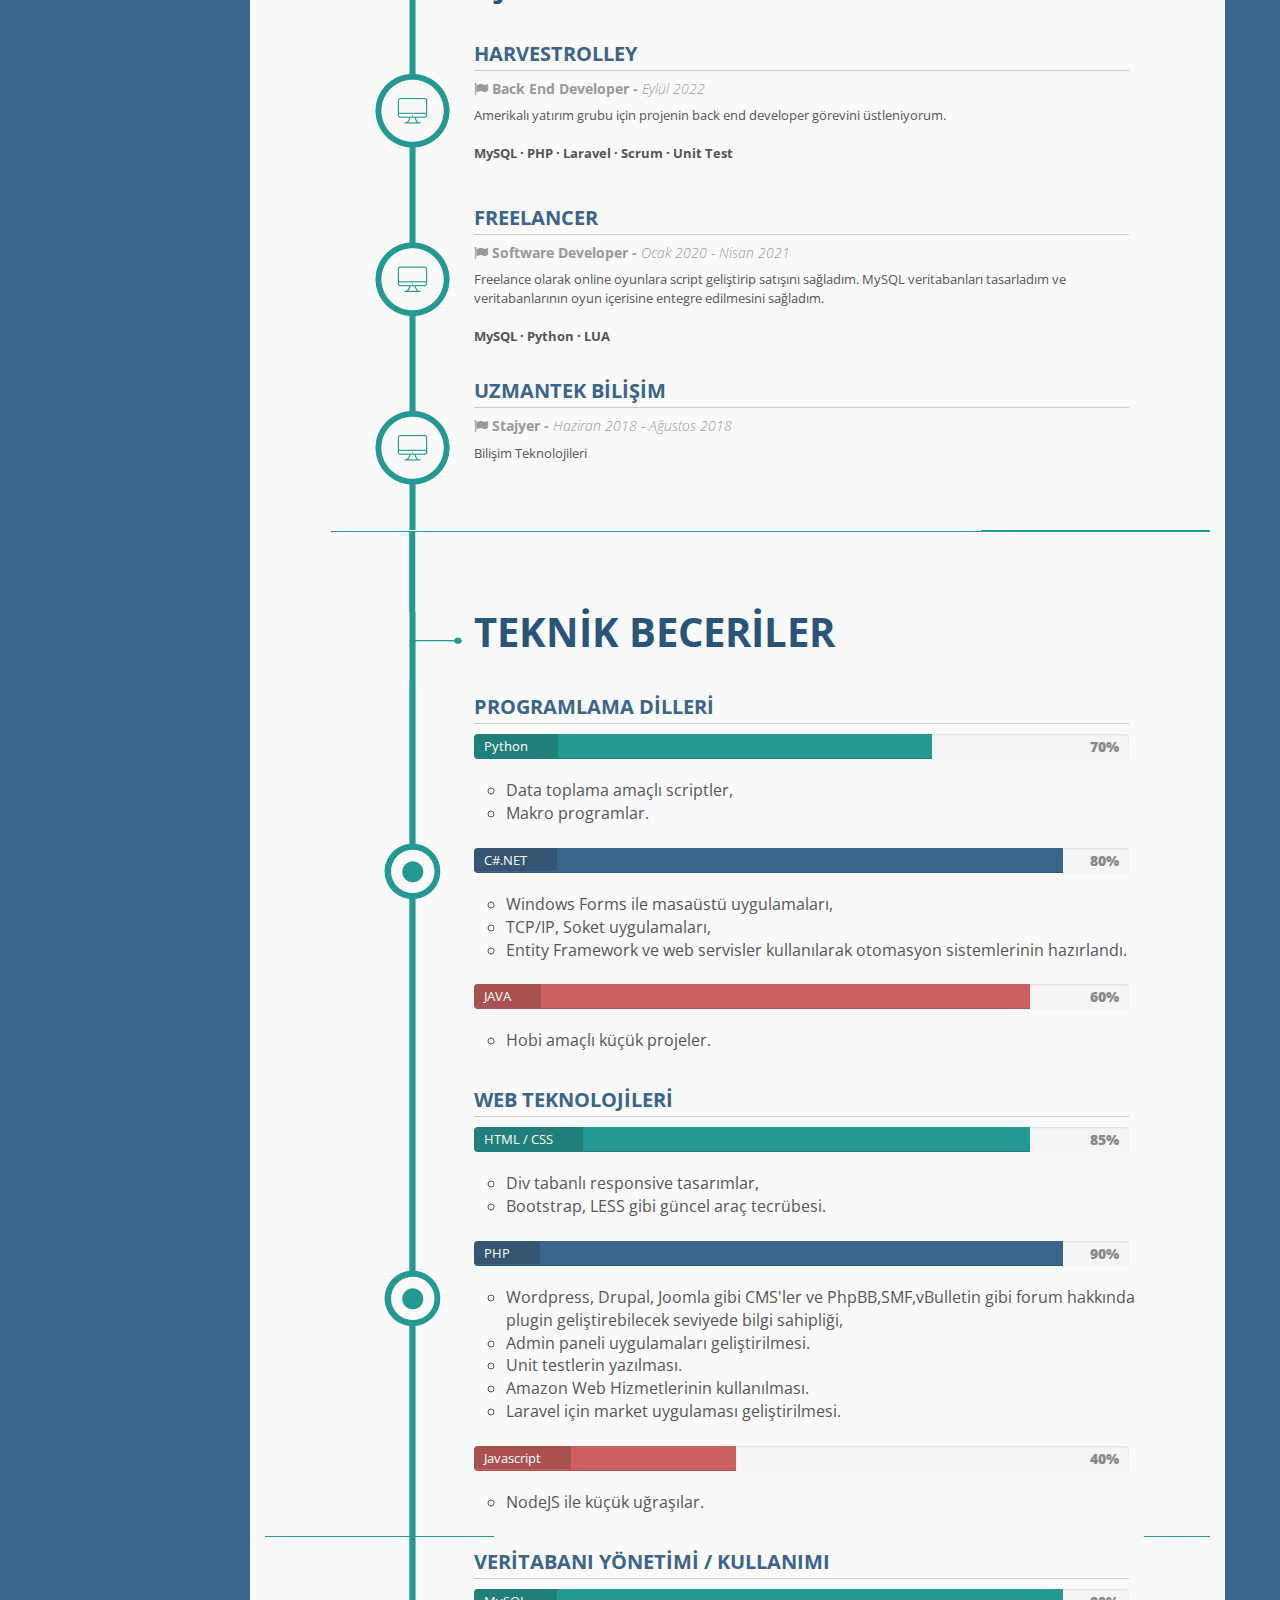
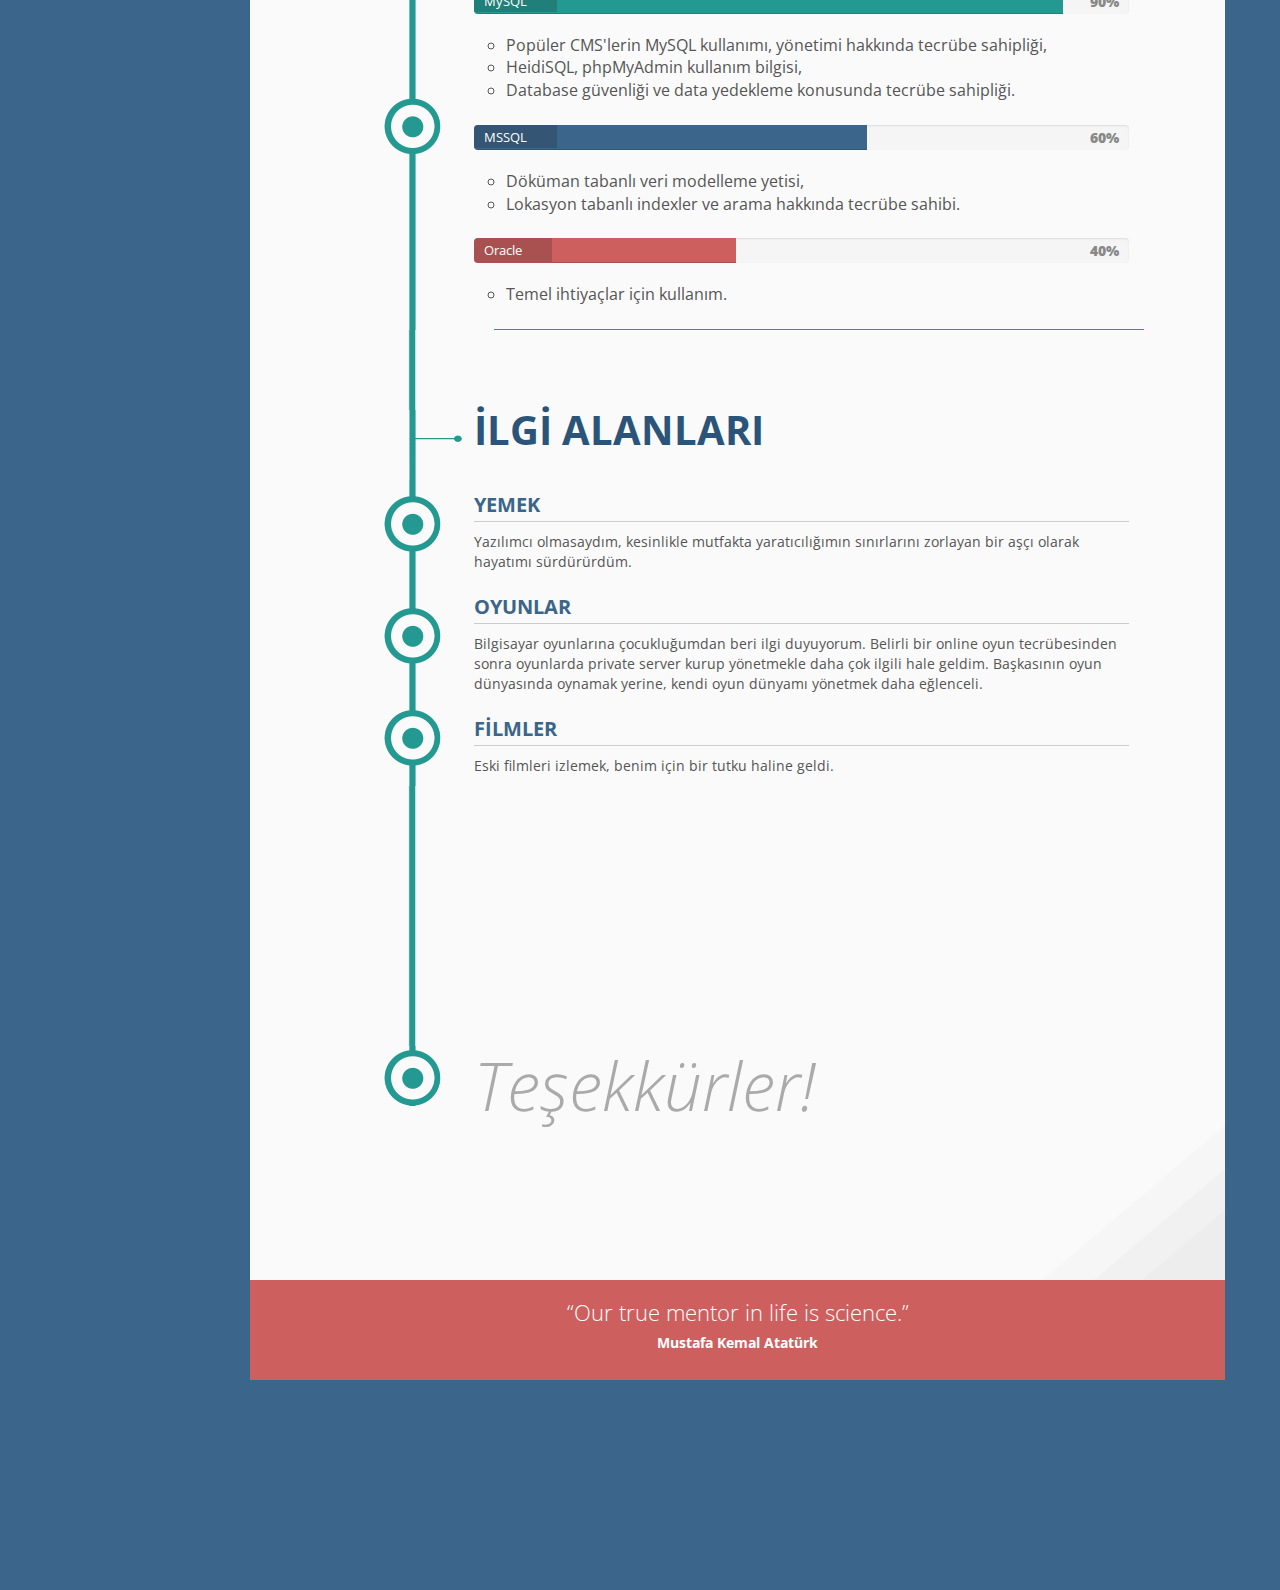
<file: index2-copy.html>
<!DOCTYPE html>
<html lang="en">
<head>
  <meta charset="utf-8">
  <!--[if IE]><meta http-equiv="X-UA-Compatible" content="IE=edge"><![endif]-->
  <meta name="viewport" content="width=device-width, initial-scale=1">

  <!-- Page title -->
  <title>Barış Ulusoy - Yazılım Geliştirici / CV & Portfolio</title>
  <!-- /Page title -->

  <!-- CSS Files
  ========================================================= -->
  <!-- Google web fonts - Open Sans -->
  <link href='http://fonts.googleapis.com/css?family=Open+Sans:400,300,700' rel='stylesheet' type='text/css'>
  <!-- /Google web fonts -->
  <!-- Bootstrap CSS -->
  <link href="vendor/bootstrap/css/bootstrap.min.css" rel="stylesheet">
  <!-- /Bootstrap CSS -->
  <!-- Font Awesome -->
  <link rel="stylesheet" href="vendor/font-awesome/css/font-awesome.min.css">
  <!-- /Font Awesome -->
  <!-- Nivo Lightbox -->
  <link href="vendor/nivo-lightbox/nivo-lightbox.css" rel="stylesheet">
  <link rel="stylesheet" href="vendor/nivo-lightbox/themes/default/default.css" type="text/css" />
  <!-- /Nivo Lightbox -->
  <!-- Animate CSS -->
  <link href="vendor/animate.css" rel="stylesheet">
  <!-- /Animate CSS -->
  <!-- Theme Styles -->
  <link href="css/styles.css" rel="stylesheet">
  <!-- Theme Styles -->
  <!-- / CSS Files
  ========================================================= -->


  <!-- HTML5 Shim and Respond.js IE8 support of HTML5 elements and media queries -->
  <!--[if lt IE 9]>

    <script src="vendor/html5shiv.js"></script>
    <script src="vendor/respond.min.js"></script>
  <![endif]-->

  <!-- Favicon and Touch Icons
  ========================================================= -->
  <link rel="shortcut icon" href="favicon.ico" type="image/x-icon">
  <link rel="icon" href="favicon.ico" type="image/x-icon">
 <!--  <link href="apple-touch-icon-144.png" rel="apple-touch-icon-precomposed" sizes="144x144">
  <link href="apple-touch-icon-114-precomposed.png" rel="apple-touch-icon-precomposed" sizes="114x114">
  <link href="apple-touch-icon-72-precomposed.png" rel="apple-touch-icon-precomposed" sizes="72x72">
  <link href="apple-touch-icon-57.png" rel="apple-touch-icon-precomposed"> -->
  <!-- /Favicon
  ========================================================= -->
</head>

<body data-spy="scroll" data-target="#side-menu">

<!-- Page Loader
========================================================= -->
<div class="loader" id="page-loader"> 
  <div class="loading-wrapper">
    <div class="tp-loader spinner"></div>
    <!-- Edit With Your Name -->
    <div class="side-menu-name">
      Barış <strong>Ulusoy</strong>
    </div>
    <!-- /Edit With Your Name -->
    <!-- Edit With Your Job -->
    <p class="side-menu-job">Yazılım Mühendisi</p>
    <!-- /Edit With Your Job -->
  </div>   
</div>
<!-- /End of Page loader
========================================================= -->

<!-- SIDE MENU
========================================================= -->
<div class="side-menu-open hidden-sm hidden-xs">
  <!-- Menu-button -->
    <a href="#" class="btn btn-default side-menu-button"><i class="fa fa-bars"></i> MENU</a>
  <!-- /menu-button -->
</div>
<!-- Side Menu container -->
<div class="side-menu">
  <!-- close button -->
  <span id="side-menu-close"><i class="fa fa-times"></i></span>
  <!-- /close button -->

  <!-- Menu header -->
  <div class="side-menu-name">
    <!-- edit with your name -->
    Barış <strong>Ulusoy</strong>
    <!-- /edit with your name -->
  </div>
  <!-- edit with your Job -->
  <p class="side-menu-job">Yazılım Mühendisi</p>
  <!-- /edit with your job -->
  <!-- /Menu Header -->

  <!-- Main Navigation -->
  <nav id="side-menu" class="side-menu-este">
    <ul class="nav side-menu-nav">
      <li><a href="#intro"><i class="fa fa-angle-right"></i> GİRİŞ</a></li>
      <li><a href="#education"><i class="fa fa-angle-right"></i> EĞİTİM</a></li>
      <li><a href="#works"><i class="fa fa-angle-right"></i> İŞ TECRÜBESİ</a></li>
      <li><a href="#skills"><i class="fa fa-angle-right"></i> TEKNİK BECERİLER</a></li>
      <li><a href="#interests"><i class="fa fa-angle-right"></i> İLGİ ALANLARI</a></li>
      <!--<li><a href="#portfolio"><i class="fa fa-angle-right"></i> Portfolio</a></li>
      <li><a href="#contact"><i class="fa fa-angle-right"></i> Contact</a></li>-->
    </ul>
  </nav>
  <!-- /Main Navigation-->

  <!-- Other Buttons -->
  <div class="side-menu-buttons">
    <a href="#" class="btn btn-side-menu"><i class="fa fa-download"></i> Kısa Özgeçmişi İndir</a>
    <a href="mailto:barism.ulusoy@gmail.com" class="btn btn-side-menu"><i class="fa fa-envelope-o"></i> E-Mail Gönder</a>
  </div>
  <!-- /Other Buttons-->
</div>
<!-- /side menu container -->

<!-- /SIDE MENU
========================================================= -->

<!-- CONTENT
========================================================= -->
<section id="content-body" class="container animated">
  <div class="row" id="intro">

    <!-- Header Colors -->
    <div class="col-md-10 col-sm-10  col-md-offset-2 col-sm-offset-1 clearfix top-colors">
      <div class="top-color top-color1"></div>
      <div class="top-color top-color2"></div>
      <div class="top-color top-color3"></div>
      <div class="top-color top-color1"></div>
      <div class="top-color top-color2"></div>
    </div>
    <!-- /Header Colors -->    
    
    <!-- Beginning of Content -->
    <div class="col-md-10 col-sm-10 col-md-offset-2 col-sm-offset-1 resume-container">
      
      <!-- Header Buttons -->
      <div class="row">
        <div class="header-buttons col-md-10 col-md-offset-1">
          <!-- Download Resume Button -->
          <a href="#" class="btn btn-default btn-top-resume"><i class="fa fa-download"></i><span class="btn-hide-text">Kısa Özgeçmişi İndir</span></a>
          <!-- /Download Resume Button -->
          <!-- Mail Button -->
          <a href="mailto:barism.ulusoy@gmail.com" class="btn btn-default btn-top-message"><i class="fa fa-envelope-o"></i><span class="btn-hide-text">E-Mail Gönder</span></a>
          <!-- /Mail Button -->
        </div>
      </div>
      <!-- /Header Buttons -->

      <!-- =============== PROFILE INTRO ====================-->
      <div class="profile-intro row">
        <!-- Left Collum with Avatar pic -->
        <div class="col-md-4 profile-col">
          <!-- Avatar pic -->
          <div class="profile-pic">
            <div class="profile-border">
              <!-- Put your picture here ( 308px by 308px for retina display)-->
              <img src="img/avatar.jpg" alt="">
              <!-- /Put your picture here -->
            </div>          
          </div>
           <!-- /Avatar pic -->
        </div>
        <!-- /Left columm with avatar pic -->
  
        <!-- Right Columm -->
        <div class="col-md-7">
          <!-- Welcome Title-->
          <h1 class="intro-title1">Merhaba, ben <span class="color1 bold">Barış!</span></h1>
          <!-- /Welcome Title -->
          <!-- Job - -->
          <h2 class="intro-title2">Yazılım Mühendisi</h2>
          <!-- /job -->
          <!-- Description -->
          <p>2014 yılından bu yana yazılım dillerini öğreniyorum ve uzun yıllardır yazılım sektöründe çalışıyorum. <b>MySQL, PHP ve C#</b> gibi veritabanı yönetim sistemleri ve web ve masaüstü geliştirme dilleri konusunda uzman biriyim. Lise zamanlarımda C# eğitimi aldım ve Amerika'da remote çalışma deneyimi kazandım, global ekip çalışmalarına adapte olmuş biriyim.</p>
          <!-- /Description -->
        </div>
        <!-- /Right Collum -->
      </div>
      <!-- ============  /PROFILE INTRO ================= -->
      
      <!-- ============  TIMELINE ================= -->
      <div class="timeline-wrap">
        <div class="timeline-bg">

          <!-- ====>> SECTION: PROFILE INFOS <<====-->
          <section class="timeline profile-infos">

            <!-- VERTICAL MARGIN (necessary for the timeline effect) -->
            <div class="line row timeline-margin">
              <div class="content-wrap">
                <div class="col-md-1 bg1 timeline-space full-height hidden-sm hidden-xs"></div>
                <div class="col-md-2 timeline-progress hidden-sm hidden-xs full-height"></div>
                <div class="col-md-9 bg1 full-height"></div>
              </div>
            </div>
            <!-- /VERTICAL MARGIN -->

            <!-- SECTION TITLE -->
            <div class="line row">
              <!-- Margin Collums (necessary for the timeline effect) -->
              <div class="col-md-1 bg1 timeline-space full-height hidden-sm hidden-xs"></div>
              <div class="col-md-2 timeline-progress hidden-sm hidden-xs timeline-title full-height">
              </div>
              <!-- /Margin Collums -->
              <!-- Item Content -->
              <div class="col-md-8 content-wrap bg1">
                <!-- Section title -->
                <h2 class="section-title">PROFİL</h2>
                <!-- /Section title -->
              </div>
              <!-- /Item Content -->
              <!-- Margin Collum-->
              <div class="col-md-1 bg1 timeline-space full-height hidden-sm hidden-xs"></div>
              <!-- / Margin Collum-->
            </div>
            <!-- /SECTION TITLE -->

            <!-- SECTION ITEM -->
            <div class="line row">
              <!-- Margin Collums (necessary for the timeline effect) -->
              <div class="col-md-1 bg1 timeline-space full-height hidden-sm hidden-xs"></div>
              <div class="col-md-2 timeline-progress hidden-sm hidden-xs full-height timeline-point "></div>
              <!-- /Margin Collums -->
              <!-- Item Content -->
              <div class="col-md-8 content-wrap bg1">
                <div class="line-content">
                  <!-- Subtitle -->
                  <h3 class="section-item-title-1">İSİM</h3>
                  <!-- /Subtitle -->
                  <!-- content -->
                  <p>Barış Ulusoy</p>
                  <!-- /Content -->
                </div>
              </div>
              <!-- /Item Content -->
              <!-- Margin Collum-->
              <div class="col-md-1 bg1 timeline-space full-height hidden-sm hidden-xs"></div>
              <!-- /Margin Collum-->
            </div>
            <!-- /SECTION ITEM -->
            
            <!-- SECTION ITEM -->
            <div class="line row">
              <!-- Margin Collums (necessary for the timeline effect) -->
              <div class="col-md-1 bg1 timeline-space full-height hidden-sm hidden-xs"></div>
              <div class="col-md-2 timeline-progress hidden-sm hidden-xs full-height timeline-point "></div>
              <!-- /Margin Collums -->
              <!-- Item Content -->
              <div class="col-md-8 content-wrap bg1">
                <div class="line-content">
                  <!-- Subtitle -->
                  <h3 class="section-item-title-1">Doğum</h3>
                  <!-- /Subtitle -->
                  <!-- content -->
                  <p>05 Haziran 2000 - İstanbul</p>
                  <!-- /Content -->
                </div>
              </div>
              <!-- /Item Content -->
              <!-- Margin Collum-->
              <div class="col-md-1 bg1 timeline-space full-height hidden-sm hidden-xs"></div>
              <!-- /Margin Collum-->
            </div>
            <!-- /SECTION ITEM -->   

            <!-- SECTION ITEM -->
            <div class="line row">
              <!-- Margin Collums (necessary for the timeline effect) -->
              <div class="col-md-1 bg1 timeline-space full-height hidden-sm hidden-xs"></div>
              <div class="col-md-2 timeline-progress hidden-sm hidden-xs full-height timeline-point "></div>
              <!-- /Margin Collums -->
              <!-- Item Content -->
              <div class="col-md-8 content-wrap bg1">
                <div class="line-content">
                  <!-- Subtitle -->
                  <h3 class="section-item-title-1">EMAİL</h3>
                  <!-- /Subtitle -->
                  <!-- content -->
                  <p>barism.ulusoy@gmail.com</p>
                  <!-- /Content -->
                </div>
              </div>
              <!-- /Item Content -->
              <!-- Margin Collum -->
              <div class="col-md-1 bg1 timeline-space full-height hidden-sm hidden-xs"></div>
              <!-- /Margin Collums -->
            </div>
            <!-- /SECTION ITEM --> 

            <!-- SECTION ITEM -->
            <div class="line row">
              <!-- Margin Collums (necessary for the timeline effect) -->
              <div class="col-md-1 bg1 timeline-space full-height hidden-sm hidden-xs"></div>
              <div class="col-md-2 timeline-progress hidden-sm hidden-xs full-height timeline-point "></div>
              <!-- Margin Collums (necessary for the timeline effect) -->
              <!-- Item Content -->
              <div class="col-md-8 content-wrap bg1">
                <div class="line-content">
                  <!-- Subtitle -->
                  <h3 class="section-item-title-1">SOSYAL</h3>
                  <!-- /Subtitle -->
                  <!-- content -->
                 <!--  <a href="#" class="btn btn-default"><i class="fa fa-facebook"></i></a>  -->
                 <!--  <a href="#" class="btn btn-default"><i class="fa fa-twitter"></i></a> -->
                  <a href="https://www.linkedin.com/in/barisuulusoy/" class="btn btn-default"><i class="fa fa-linkedin"></i></a>
                  <!-- <a href="#" class="btn btn-default"><i class="fa fa-link"></i></a> -->
                  <!-- <a href="mailto:barism.ulusoy@gmail.com" class="btn btn-default"><i class="fa fa-paper-plane-o"></i></a> -->
                  <!-- /Content -->
                </div>
              </div>
              <!-- /Item Content -->
              <!-- Margin Collum -->
              <div class="col-md-1 bg1 timeline-space full-height hidden-sm hidden-xs"></div>
              <!-- /Margin Collum -->
            </div>
            <!-- /SECTION ITEM --> 
          </section>
          <!-- ==>> /SECTION: PROFILE INFOS -->     

          <!-- ====>> SECTION: EDUCATION <<====-->
          <section class="timeline education" id="education">

            <!-- Margin (necessary for the timeline effect) -->
            <div class="line row timeline-margin">
              <div class="content-wrap">
                <div class="col-md-1 bg1 timeline-space full-height hidden-sm hidden-xs"></div>
                <div class="col-md-2 timeline-progress hidden-sm hidden-xs full-height"></div>
                <div class="col-md-9 bg1 full-height"></div>
              </div>
            </div>
            <!-- /Margin -->

            <!-- SECTION TITLE -->
            <div class="line row">
              <!-- Margin Collums (necessary for the timeline effect) -->
              <div class="col-md-1 bg1 timeline-space full-height hidden-sm hidden-xs"></div>
              <div class="col-md-2 timeline-progress hidden-sm hidden-xs timeline-title full-height">
              </div>              
              <!-- /Margin Collums -->
              <!-- Item Content -->
              <div class="col-md-8 content-wrap bg1">
                <!-- Section title -->
                <h2 class="section-title">EĞİTİM</h2>
                <!-- /Section title -->
              </div>
              <!-- /Item Content -->
              <!-- Margin Collum-->
              <div class="col-md-1 bg1 timeline-space full-height hidden-sm hidden-xs"></div>
              <!-- /Margin Collum-->
            </div>
            <!-- /SECTION TITLE -->

            <!-- SECTION ITEM -->
            <div class="line row">
              <!-- Margin Collums (necessary for the timeline effect) -->
              <div class="col-md-1 bg1 timeline-space full-height hidden-sm hidden-xs"></div>
              <div class="col-md-2 timeline-progress hidden-sm hidden-xs full-height timeline-education "></div>
              <!-- /Margin Collums -->
              <!-- Item Content -->
              <div class="col-md-8 content-wrap bg1">
                <div class="line-content line-content-education">
                  <!-- Graduation title -->
                  <h3 class="section-item-title-1">BİLGİSAYAR TEKNOLOJİSİ</h3>
                  <!-- /Graduation title -->
                  <!-- Graduation time -->
                  <h4 class="graduation-time"><i class="fa fa-university"></i> KARABÜK ÜNİVERSİTESİ - <span class="graduation-date">2021-2022 (3.60-4)</span></h4>
                  <!-- /Graduation time -->
                  <!-- content -->
                  <div class="graduation-description">
                    <p>Ege Üniversitesinden yatay geçiş yapıldı.</p>
                  </div>
                  <!-- /Content -->
                </div>
              </div>
              <!-- /Item Content -->
              <!-- Margin Collum -->
              <div class="col-md-1 bg1 timeline-space full-height hidden-sm hidden-xs"></div>
              <!-- /Margin Collum -->
            </div>
            <!-- /SECTION ITEM -->   

            <!-- SECTION ITEM -->
            <div class="line row">
              <!-- Margin Collums (necessary for the timeline effect) -->
              <div class="col-md-1 bg1 timeline-space full-height hidden-sm hidden-xs"></div>
              <div class="col-md-2 timeline-progress hidden-sm hidden-xs full-height timeline-education "></div>
              <!-- /Margin Collums -->
              <!-- Item Content -->
              <div class="col-md-8 content-wrap bg1">
                <div class="line-content line-content-education">
                  <!-- Graduation title -->
                  <h3 class="section-item-title-1">BİLGİSAYAR PROGRAMCILIĞI</h3>
                  <!-- /Graduation title -->
                  <!-- Graduation time -->
                  <h4 class="graduation-time"><i class="fa fa-university"></i> EGE ÜNİVERSİTESİ - <span class="graduation-date">2019-2021 (3.30-4)</span></h4>
                  <!-- /Graduation time -->
                  <!-- content -->
                  <div class="graduation-description">
                    <p>C#.Net, Asp.Net ve MS-SQL eğitimleri aldım. C# eğitimi sonrasında basit bir otomasyon, Asp.Net dersleri sonrasında ise bir e-ticaret uygulaması geliştirdim.</p>
                  </div>
                  <!-- /Content -->
                </div>
              </div>
              <!--/Item Content -->
              <!-- Margin Collum-->
              <div class="col-md-1 bg1 timeline-space full-height hidden-sm hidden-xs"></div>
              <!-- /Margin Collum-->
            </div>
            <!-- /SECTION ITEM -->   

             <!-- SECTION ITEM -->
            <div class="line row">
              <!-- Margin Collums (necessary for the timeline effect) -->
              <div class="col-md-1 bg1 timeline-space full-height hidden-sm hidden-xs"></div>
              <div class="col-md-2 timeline-progress hidden-sm hidden-xs full-height timeline-education "></div>
              <!-- /Margin Collums -->
              <!-- Item Content -->
              <div class="col-md-8 content-wrap bg1">
                <div class="line-content line-content-education">
                  <!-- Graduation title -->
                  <h3 class="section-item-title-1">VERİTABANI PROGRAMCILIĞI</h3>
                  <!-- /Graduation title -->
                  <!-- Graduation time -->
                  <h4 class="graduation-time"><i class="fa fa-university"></i> HAYDAR AKIN MESLEKİ TEKNİK ANADOLU LİSESİ - <span class="graduation-date">2014-2018</span></h4>
                  <!-- /Graduation time -->
                  <!-- content -->
                  <div class="graduation-description">
                    <p>Veritabanı ve programlama üzerine eğitim aldığım lise. Kodlamanın mantığını burada öğrendim ve yazılım hayatına ilk adımlarımı attım.</p>
                  </div>
                  <!-- /Content -->
                </div>
              </div>
              <!-- /Item Content -->
              <!-- Margin Collum-->
              <div class="col-md-1 bg1 timeline-space full-height hidden-sm hidden-xs"></div>
              <!-- /Margin Collum-->
            </div>
            <!-- /SECTION ITEM -->       
          </section>
          <!-- ==>> /SECTION: EDUCATION <<==== -->  

          <!-- ====>> SECTION: WORK EXPERIENCE <<====-->
          <section class="timeline work-experience" id="works">

            <!-- VERTICAL MARGIN (necessary for the timeline effect) -->
            <div class="line row timeline-margin">
              <div class="content-wrap">
                <div class="col-md-1 bg1 timeline-space full-height hidden-sm hidden-xs"></div>
                <div class="col-md-2 timeline-progress hidden-sm hidden-xs full-height"></div>
                <div class="col-md-9 bg1 full-height"></div>
              </div>
            </div>
            <!-- /VERTICAL MARGIN -->

            <!-- SECTION TITLE -->
            <div class="line row">
              <!-- Margin Collums (necessary for the timeline effect) -->
              <div class="col-md-1 bg1 timeline-space full-height hidden-sm hidden-xs"></div>
              <div class="col-md-2 timeline-progress hidden-sm hidden-xs timeline-title full-height"></div>
              <!-- /Margin Collums -->
              <!-- Item Content -->
              <div class="col-md-8 content-wrap bg1">
                <!-- Section title -->
                <h2 class="section-title">İŞ TECRÜBESİ</h2>
                <!-- /Section title -->
              </div>
              <!-- /Item Content -->
              <!-- Margin Collum-->
              <div class="col-md-1 bg1 timeline-space full-height hidden-sm hidden-xs"></div>
              <!-- /Margin Collum-->
            </div>
            <!-- /SECTION TITLE -->

            <!-- SECTION ITEM -->
            <div class="line row">
              <!-- Margin Collums (necessary for the timeline effect) -->
              <div class="col-md-1 bg1 timeline-space full-height hidden-sm hidden-xs"></div>
              <div class="col-md-2 timeline-progress hidden-sm hidden-xs full-height timeline-work "></div>
              <!-- /Margin Collums -->
              <!-- Item Content -->
              <div class="col-md-8 content-wrap bg1">
                <div class="line-content line-content-education">
                  <!-- Work Place -->
                  <h3 class="section-item-title-1">HARVESTROLLEY</h3>
                  <!-- /work place -->
                  <!-- Graduation time -->
                  <h4 class="job"><i class="fa fa-flag"></i> Back End Developer - <span class="job-date">Eylül 2022</span></h4>
                  <!-- /Graduation time -->
                  <!-- content -->
                  <div class="job-description">
                    <p>Amerikalı yatırım grubu için projenin back end developer görevini üstleniyorum.<br><br> 
                      <b>MySQL · PHP · Laravel · Scrum · Unit Test</b></p>
                  </div>
                  <!-- /Content -->
                </div>
              </div>
              
              <!-- /Item Content -->
              <!-- Margin Collum-->
              <div class="col-md-1 bg1 timeline-space full-height hidden-sm hidden-xs"></div>
              <!-- /Margin Collum-->
              
            </div>
            <!-- /SECTION ITEM -->

            <!-- SECTION ITEM -->
            <div class="line row">
              <!-- Margin Collums (necessary for the timeline effect) -->
              <div class="col-md-1 bg1 timeline-space full-height hidden-sm hidden-xs"></div>
              <div class="col-md-2 timeline-progress hidden-sm hidden-xs full-height timeline-work "></div>
              <!-- /Margin Collums -->
              <!-- Item Content -->
              <div class="col-md-8 content-wrap bg1">
                <div class="line-content line-content-education">
                  <!-- Work Place -->
                  <h3 class="section-item-title-1">FREELANCER</h3>
                  <!-- /work place -->
                  <!-- Graduation time -->
                  <h4 class="job"><i class="fa fa-flag"></i> Software Developer - <span class="job-date">Ocak 2020 - Nisan 2021</span></h4>
                  <!-- /Graduation time -->
                  <!-- content -->
                  <div class="job-description">
                    <p>Freelance olarak online oyunlara script geliştirip satışını sağladım. MySQL veritabanları tasarladım ve veritabanlarının oyun içerisine entegre edilmesini sağladım. <br><br> <b>MySQL · Python · LUA</b></p>
                  </div>
                  <!-- /Content -->
                </div>
              </div>
              <!-- /Item Content -->
              <!-- Margin Collum-->
              <div class="col-md-1 bg1 timeline-space full-height hidden-sm hidden-xs"></div>
              <!-- /Margin Collum-->
            </div>
            <!-- SECTION ITEM -->
            <div class="line row">
              <!-- Margin Collums (necessary for the timeline effect) -->
              <div class="col-md-1 bg1 timeline-space full-height hidden-sm hidden-xs"></div>
              <div class="col-md-2 timeline-progress hidden-sm hidden-xs full-height timeline-work "></div>
              <!-- /Margin Collums -->
              <!-- Item Content -->
              <div class="col-md-8 content-wrap bg1">
                <div class="line-content line-content-education">
                  <!-- Work Place -->
                  <h3 class="section-item-title-1">UZMANTEK BİLİŞİM</h3>
                  <!-- /work place -->
                  <!-- Graduation time -->
                  <h4 class="job"><i class="fa fa-flag"></i> Stajyer - <span class="job-date">Haziran 2018 - Ağustos 2018</span></h4>
                  <!-- /Graduation time -->
                  <!-- content -->
                  <div class="job-description">
                    <p>Bilişim Teknolojileri</p>
                  </div>
                  <!-- /Content -->
                </div>
              </div>
              <!-- /Item Content -->
              <!-- Margin Collum-->
              <div class="col-md-1 bg1 timeline-space full-height hidden-sm hidden-xs"></div>
              <!-- /Margin Collum-->
            </div>
            <!-- /SECTION ITEM -->  

            <!-- SECTION ITEM -->
            <div class="line row">
              <!-- Margin Collums (necessary for the timeline effect) -->
              <div class="col-md-1 bg1 timeline-space full-height hidden-sm hidden-xs"></div>
              
              <!-- /Margin Collums -->
              <!-- Item Content -->
              <div class="col-md-8 content-wrap bg1">
                
              </div>
              <!-- /Item Content -->
              <!-- Margin Collum-->
              
              <!-- /Margin Collum-->
            </div>
            <!-- /SECTION ITEM -->  

            <!-- SECTION ITEM -->
            <div class="line row">
              <!-- Margin Collums (necessary for the timeline effect) -->
              <div class="col-md-1 bg1 timeline-space full-height hidden-sm hidden-xs"></div>
            </div>
            <!-- /SECTION ITEM -->  
          </section>
          <!-- ==>> /SECTION: WORK EXPERIENCE <<==== --> 

          <!-- ====>> SECTION: SKILLS <<====-->
          <section class="timeline skills" id="skills">

            <!-- VERTICAL MARGIN (necessary for the timeline effect) -->
            <div class="line row timeline-margin">
              <div class="content-wrap">
                <div class="col-md-1 bg1 timeline-space full-height hidden-sm hidden-xs"></div>
                <div class="col-md-2 timeline-progress hidden-sm hidden-xs full-height"></div>
                <div class="col-md-9 bg1 full-height"></div>
              </div>
            </div>
            <!-- /VERTICAL MARGIN -->

            <!-- SECTION TITLE -->
            <div class="line row">
              <!-- VERTICAL MARGIN (necessary for the timeline effect) -->
              <div class="col-md-1 bg1 timeline-space full-height hidden-sm hidden-xs"></div>
              <div class="col-md-2 timeline-progress hidden-sm hidden-xs timeline-title full-height"></div>
              <!-- /VERTICAL MARGIN (necessary for the timeline effect) -->
              <!-- Item Content -->
              <div class="col-md-8 content-wrap bg1">
                <!-- Section title -->
                <h2 class="section-title">TEKNİK BECERİLER</h2>
                <!-- /Section title -->
              </div>
              <!-- /Item Content -->
              <!-- Margin Collum-->
              <div class="col-md-1 bg1 timeline-space full-height hidden-sm hidden-xs"></div>
              <!-- /Margin Collum-->
            </div>
            <!-- /SECTION TITLE -->

            <!-- SECTION ITEM -->
            <div class="line row">
              <!-- Margin Collums (necessary for the timeline effect) -->
              <div class="col-md-1 bg1 timeline-space full-height hidden-sm hidden-xs"></div>
              <div class="col-md-2 timeline-progress hidden-sm hidden-xs full-height timeline-point "></div>
              <!-- / Margin Collums -->
              <!-- Item Content -->
              <div class="col-md-8 content-wrap bg1">
                <div class="line-content">
                  <!-- Subtitle -->
                  <h3 class="section-item-title-1">PROGRAMLAMA DİLLERİ</h3>
                  <!-- /Subtitle -->
                  <!-- content -->
                  <ul class="skills-list">
                    <!-- item-list -->
                    <li>
                      <div class="progress">
                        <div class="progress-bar" role="progressbar" data-percent="70%" style="width: 70%;">
                            <span class="sr-only">70% Complete</span>
                        </div>
                        <span class="progress-type">Python</span>
                        <span class="progress-completed">70%</span>
                      </div>
                      <ul class="b">
                    <li>Data toplama amaçlı scriptler,</li>
                    <li>Makro programlar.</li>
                    <br>
                    </ul>
                
                    </li>
                    </li>
                    <!-- /item list -->
                    <!-- item-list -->
                    <li>
                      <div class="progress">
                        <div class="progress-bar progress-bar-2" role="progressbar" data-percent="90%" style="width: 90%;">
                            <span class="sr-only">80% Complete</span>
                        </div>
                        <span class="progress-type">C#.NET</span>
                        <span class="progress-completed">80%</span>
                      </div>
                      <ul class="b">
                    <li>Windows Forms ile masaüstü uygulamaları,</li>
                    <li>TCP/IP, Soket uygulamaları,</li>
                    <li>Entity Framework ve web servisler kullanılarak otomasyon sistemlerinin hazırlandı.</li>
                    <br>
                    </ul>
                
                    </li>
                    </li>
                    <!-- /item list -->
                    <!-- item-list -->
                    <li>
                      <div class="progress" title="Elimden geleni yapıyorum *-*">
                        <div class="progress-bar progress-bar-3" role="progressbar" data-percent="85%" style="width: 85%;">
                            <span class="sr-only">60% Complete</span>
                        </div>
                        <span class="progress-type">JAVA</span>
                        <span class="progress-completed">60%</span>
                      </div>
                      <ul class="b">
                    <li>Hobi amaçlı küçük projeler.</li>
                    <br>
                    </ul>
                
                    </li>
                    </li>
                    <!-- /item list -->
                  </ul>
                  <!-- /Content -->
                </div>
              </div>
              <!-- /Item Content -->
              <!-- Margin Collum-->
              <div class="col-md-1 bg1 timeline-space full-height hidden-sm hidden-xs"></div>
              <!-- /Margin Collum-->
            </div>
            <!-- /SECTION ITEM -->
            
            <!-- SECTION ITEM -->
            <div class="line row">
              <!-- Margin Collums (necessary for the timeline effect) -->
              <div class="col-md-1 bg1 timeline-space full-height hidden-sm hidden-xs"></div>
              <div class="col-md-2 timeline-progress hidden-sm hidden-xs full-height timeline-point "></div>
              <!-- /Margin Collums -->
              <!-- Item Content -->
              <div class="col-md-8 content-wrap bg1">
                <div class="line-content">
                  <!-- Subtitle -->
                  <h3 class="section-item-title-1">WEB TEKNOLOJİLERİ</h3>
                  <!-- /Subtitle -->
                  <!-- content -->
                  <ul class="skills-list">
                    <!-- item-list -->
                    <li>
                      <div class="progress">
                        <div class="progress-bar" data-percent="85%" role="progressbar" style="width: 85%;">
                            <span class="sr-only">85% Complete</span>
                        </div>
                        <span class="progress-type">HTML / CSS</span>

                        <span class="progress-completed">85%</span>

                      </div>
                      <ul class="b">
                    <li>Div tabanlı responsive tasarımlar,</li>
                    <li>Bootstrap, LESS gibi güncel araç tecrübesi.</li>
                    <br>
                    </ul>
                
                    </li>
                    
                    <!-- /item list -->
                    <!-- item-list -->
                    <li>
                      <div class="progress">
                        <div class="progress-bar progress-bar-2" data-percent="90%" role="progressbar" style="width: 90%;">
                            <span class="sr-only">90% Complete</span>
                        </div>
                        <span class="progress-type">PHP</span>
                        <span class="progress-completed">90%</span>
                      </div>
                      <ul class="b">
                    <li>Wordpress, Drupal, Joomla gibi CMS'ler ve PhpBB,SMF,vBulletin gibi forum hakkında plugin geliştirebilecek seviyede bilgi sahipliği,</li>
                    <li>Admin paneli uygulamaları geliştirilmesi.</li>
                    <li>Unit testlerin yazılması.</li>
                    <li>Amazon Web Hizmetlerinin kullanılması.</li>
                    <li>Laravel için market uygulaması geliştirilmesi.</li>
                    <br>
                    </ul>
                
                    </li>
                    </li>
                    <!-- /item list -->
                    <!-- item-list -->
                    <li>
                      <div class="progress">
                        <div class="progress-bar progress-bar-3" data-percent="40%" role="progressbar" style="width: 40%;">
                            <span class="sr-only">40% Complete</span>
                        </div>
                        <span class="progress-type">Javascript</span>
                        <span class="progress-completed">40%</span>
                      </div>
                      <ul class="b">
                    <li>NodeJS ile küçük uğraşılar.</li>
                    <br>
                    </ul>
                
                    </li>
                    </li>
                    <!-- /item list -->
                  </ul>
                  <!-- /Content -->
                </div>
              </div>
              <!-- /Item Content -->
              <!-- Margin Collum-->
              <div class="col-md-1 bg1 timeline-space full-height hidden-sm hidden-xs"></div>
              <!-- /Margin Collum-->
            </div>
            <!-- /SECTION ITEM -->   

            <!-- SECTION ITEM -->
            <div class="line row">
              <!-- Margin Collums (necessary for the timeline effect) -->
              <div class="col-md-1 bg1 timeline-space full-height hidden-sm hidden-xs"></div>
              <div class="col-md-2 timeline-progress hidden-sm hidden-xs full-height timeline-point "></div>
              <!-- /Margin Collums (necessary for the timeline effect) -->
              <!-- Item Content -->
              <div class="col-md-8 content-wrap bg1">
                <div class="line-content">
                  <!-- Subtitle -->
                  <h3 class="section-item-title-1">VERİTABANI YÖNETİMİ / KULLANIMI</h3>
                  <!-- /Subtitle -->
                  <!-- content -->
                  <ul class="skills-list">
                    <!-- item-list -->
                    <li>
                      <div class="progress">
                        <div class="progress-bar" data-percent="90%" role="progressbar" style="width: 90%;">
                            <span class="sr-only">90% Complete</span>
                        </div>
                        <span class="progress-type">MySQL</span>
                        <span class="progress-completed">90%</span>
                      </div>
                      <ul class="b">
                    <li>Popüler CMS'lerin MySQL kullanımı, yönetimi hakkında tecrübe sahipliği,</li>
                    <li>HeidiSQL, phpMyAdmin kullanım bilgisi,</li>
                    <li>Database güvenliği ve data yedekleme konusunda tecrübe sahipliği.</li>
                    <br>
                    </ul>
                
                    </li>
                    </li>
                    <!-- /item list -->
                    <!-- item-list -->
                    <li>
                      <div class="progress">
                        <div class="progress-bar progress-bar-2" data-percent="60%" role="progressbar" style="width: 60%;">
                            <span class="sr-only">60% Complete</span>
                        </div>
                        <span class="progress-type">MSSQL</span>
                        <span class="progress-completed">60%</span>
                      </div>
                      <ul class="b">
                    <li>Döküman tabanlı veri modelleme yetisi,</li>
                    <li>Lokasyon tabanlı indexler ve arama hakkında tecrübe sahibi.</li>
                    <br>
                    </ul>
                
                    </li>
                    </li>
                    <!-- /item list -->
                    <!-- item-list -->
                    <li>
                      <div class="progress">
                        <div class="progress-bar progress-bar-3" data-percent="40%" role="progressbar" style="width: 40%;">
                            <span class="sr-only">40% Complete</span>
                        </div>
                        <span class="progress-type">Oracle</span>
                        <span class="progress-completed">40%</span>
                      </div>
                      <ul class="b">
                    <li>Temel ihtiyaçlar için kullanım.</li>
                    <br>
                    </ul>
                
                    </li>
                    </li>
                    <!-- /item list -->
                  </ul>
                  <!-- /Content -->
                </div>
              </div>
              <!-- /Item Content -->
              <!-- Margin Collum-->
              <div class="col-md-1 bg1 timeline-space full-height hidden-sm hidden-xs"></div>
              <!-- /Margin Collum-->
            </div>
            <!-- /SECTION ITEM --> 
          </section>
          <!-- ==>> /SECTION: SKILLS -->

          <!-- ====>> SECTION: INTERESTS <<====-->
          <section class="timeline" id="interests">

            <!-- VERTICAL MARGIN (necessary for the timeline effect) -->
            <div class="line row timeline-margin">
              <div class="content-wrap">
                <div class="col-md-1 bg1 timeline-space full-height hidden-sm hidden-xs"></div>
                <div class="col-md-2 timeline-progress hidden-sm hidden-xs full-height"></div>
                <div class="col-md-9 bg1 full-height"></div>
              </div>
            </div>
            <!-- /VERTICAL MARGIN -->

            <!-- SECTION TITLE -->
            <div class="line row">
              <!-- Margin Collums (necessary for the timeline effect) -->
              <div class="col-md-1 bg1 timeline-space full-height hidden-sm hidden-xs"></div>
              <div class="col-md-2 timeline-progress hidden-sm hidden-xs timeline-title full-height"></div>
              <!-- /Margin Collums -->
              <!-- Item Content -->
              <div class="col-md-8 content-wrap bg1">
                <!-- Section title -->
                <h2 class="section-title">İLGİ ALANLARI</h2>
                <!-- /Section title -->
              </div>
              <!-- /Item Content -->
              <!-- Margin Collum-->
              <div class="col-md-1 bg1 timeline-space full-height hidden-sm hidden-xs"></div>
              <!-- /Margin Collum-->
            </div>
            <!-- /SECTION TITLE -->

            <!-- SECTION ITEM -->
            <div class="line row">
              <!-- Margin Collums (necessary for the timeline effect) -->
              <div class="col-md-1 bg1 timeline-space full-height hidden-sm hidden-xs"></div>
              <div class="col-md-2 timeline-progress hidden-sm hidden-xs full-height timeline-point "></div>
              <!-- /Margin Collums -->
              <!-- Item Content -->
              <div class="col-md-8 content-wrap bg1">
                <div class="line-content">
                  <!-- Subtitle -->
                  <h3 class="section-item-title-1">YEMEK</h3>
                  <!-- /Subtitle -->
                  <!-- content -->
                  <p>Yazılımcı olmasaydım, kesinlikle mutfakta yaratıcılığımın sınırlarını zorlayan bir aşçı olarak hayatımı sürdürürdüm.</p>
                  <!-- /Content -->
                </div>
              </div>
              <!-- /Item Content -->
              <!-- Margin Collum-->
              <div class="col-md-1 bg1 timeline-space full-height hidden-sm hidden-xs"></div>
              <!-- /Margin Collum-->
            </div>
            <!-- /SECTION ITEM -->
            
            <!-- SECTION ITEM -->
            <div class="line row">
              <!-- Margin Collums (necessary for the timeline effect) -->
              <div class="col-md-1 bg1 timeline-space full-height hidden-sm hidden-xs"></div>
              <div class="col-md-2 timeline-progress hidden-sm hidden-xs full-height timeline-point "></div>
              <!-- /Margin Collums -->
              <!-- Item Content -->
              <div class="col-md-8 content-wrap bg1">
                <div class="line-content">
                  <!-- Subtitle -->
                  <h3 class="section-item-title-1">Oyunlar</h3>
                  <!-- /Subtitle -->
                  <!-- content -->
                  <p>Bilgisayar oyunlarına çocukluğumdan beri ilgi duyuyorum. Belirli bir online oyun tecrübesinden sonra oyunlarda private server kurup yönetmekle daha çok ilgili hale geldim. Başkasının oyun dünyasında oynamak yerine, kendi oyun dünyamı yönetmek daha eğlenceli.</p>
                  <!-- /Content -->
                </div>
              </div>
              <!-- /Item Content -->
              <!-- Margin Collum-->
              <div class="col-md-1 bg1 timeline-space full-height hidden-sm hidden-xs"></div>
              <!-- /Margin Collum-->
            </div>
            <!-- /SECTION ITEM -->   

            <!-- SECTION ITEM -->
            <div class="line row">
              <!-- Margin Collums (necessary for the timeline effect) -->
              <div class="col-md-1 bg1 timeline-space full-height hidden-sm hidden-xs"></div>
              <div class="col-md-2 timeline-progress hidden-sm hidden-xs full-height timeline-point "></div>
              <!-- /Margin Collums -->
              <!-- Item Content -->
              <div class="col-md-8 content-wrap bg1">
                <div class="line-content">
                  <!-- Subtitle -->
                  <h3 class="section-item-title-1">FİLMLER</h3>
                  <!-- /Subtitle -->
                  <!-- content -->
                  <p>Eski filmleri izlemek, benim için bir tutku haline geldi.</p>
                  <!-- /Content -->
                </div>
              </div>
              <!-- /Item Content -->
              <!-- Margin Collum-->
              <div class="col-md-1 bg1 timeline-space full-height hidden-sm hidden-xs"></div>
              <!-- /Margin Collum-->
            </div>
            <!-- /SECTION ITEM --> 
          </section>
          <!-- ==>> /SECTION: INTERESTS -->

          <!-- ====>> SECTION: THANK YOU <<====-->
          <section class="timeline profile-infos">

            <!-- VERTICAL MARGIN (necessary for the timeline effect) -->
            <div class="line row timeline-margin timeline-margin-big">
              <div class="content-wrap">
                <div class="col-md-1 bg1 timeline-space full-height hidden-sm hidden-xs"></div>
                <div class="col-md-2 timeline-progress hidden-sm hidden-xs full-height"></div>
                <div class="col-md-9 bg1 full-height"></div>
              </div>
            </div>
            <!-- /VERTICAL MARGIN -->

            <!-- SECTION ITEM -->
            <div class="line row line-thank-you">
              <!-- Margin Collums (necessary for the timeline effect) -->
              <div class="col-md-1 bg1 timeline-space full-height hidden-sm hidden-xs"></div>
              <div class="col-md-2 timeline-progress hidden-sm hidden-xs full-height timeline-point "></div>
              <!-- /Margin Collums -->
              <!-- Item Content -->
              <div class="col-md-8 content-wrap bg1">
                <div class="line-content">
                  <!-- Subtitle -->
                  <h3 class="thank-you">Teşekkürler!</h3>
                  <!-- /Subtitle -->
                </div>
              </div>
              <!-- /Item Content -->
              <!-- Margin Collum-->
              <div class="col-md-1 bg1 timeline-space full-height hidden-sm hidden-xs"></div>
              <!-- / Margin Collum-->
            </div>
            <!-- /SECTION ITEM -->            
          </section>
          <!-- ==>> /SECTION: PROFILE INFOS -->
        </div>
      </div>
      <!-- ============  /TIMELINE ================= -->

      <!-- ============  FOOTER ================= -->
      <footer id="footer" class="row">
        <!-- Put your Quote Here-->
        <p class="quote">“Our true mentor in life is science.”</p>
        <!-- /Quote -->
        <!-- Quote Autor -->
        <p class="author">Mustafa Kemal Atatürk</p>
        <!-- /Quote Autor -->
      </footer>
      <!-- ============  /FOOTER ================= -->
    </div> 
  </div> 
</section>
<!-- /CONTENT
========================================================= -->

<!-- Contact Form - Ajax Messages
========================================================= -->
<!-- Form Sucess -->
<div class="form-result modal-wrap" id="contactSuccess">
  <div class="modal-bg"></div>
  <div class="modal-content">
    <h4 class="modal-title"><i class="fa fa-check-circle"></i> Success!</h4>
    <p>Your message has been sent to us.</p>
  </div>
</div>
<!-- /Form Sucess -->
<!-- form-error -->
<div class="form-result modal-wrap" id="contactError">
  <div class="modal-bg"></div>
  <div class="modal-content">
    <h4 class="modal-title"><i class="fa fa-times"></i> Error</h4>
    <p>There was an error sending your message.</p>
  </div>
</div>
<!-- /form-error -->

<!-- Contact Form - Ajax Messages
========================================================= -->

<!-- Javascript Files
========================================================= -->
<!-- jQuery (necessary for plugins) -->
<script src="vendor/jquery-1.11.1.min.js"></script>
<!-- /jquery -->
<!-- bootstrap -->
<script src="vendor/bootstrap/js/bootstrap.min.js"></script>
<!-- /bootstrap -->
<!-- easing -->
<script src="vendor/jquery.easing.min.js"></script>
<!-- /easing -->
<!-- jQuery Mousewheel -->
<script src="vendor/jquery.mousewheel.min.js"></script>
<!-- /jQuery Mousewheel -->
<!-- jQuery Mousewheel Smoothscroll -->
<script src="vendor/jquery.nicescroll.min.js"></script>
<script src="vendor/jquery.nicescroll.plus.js"></script>
<!-- /jQuery Mousewheel Smoothscroll -->
<!-- Waypoints (for CSS3 animations) -->
<script src="vendor/waypoints.min.js"></script>
<!-- /waypoints -->
<!-- Modal box-->
<script src="vendor/nivo-lightbox/nivo-lightbox.min.js"></script>
<!-- /Modal Box -->
<!-- Carousel-->
<script src="vendor/jquery.bxslider.min.js"></script>
<!-- /Carousel -->
<!-- Front-end Validator (for forms) -->
<script src="vendor/jquery.validate.min.js"></script>
<!-- /Front-end Validator -->
<!-- placeholder Support for IE -->
<script src="vendor/placeholders.jquery.min.js"></script>
<!-- /placeholder support -->
<!-- Cross-browser -->
<script src="vendor/cross-browser.js"></script>
<!-- /Cross-browser -->
<!-- Configurations -->
<script src="js/main.js"></script>
<!-- /Configurations -->
</body>
</html>
</file>
<file: css/styles.css>
/*------------------------------------------------------------------
[Main Theme Styles]

Project:	Vertica - Retina Ready Resume / CV & Portfolio
Author:	Diego Pereira @ DotRex
Version:	1.2
Last change:	17/06/15 
Primary use:	CV / Resume
-------------------------------------------------------------------*/
/*------------------------------------------------------------------
[Table of contents]

1. General
2. Tipography
3. Page loader
4. Header colors
5. Side Menu
6. Content
7. Profile intro
8. Vertical Timeline
9. Section: Education and Work Experience
10. Section: Skills
11. Section: Portfolio
12. Section: Contact
13. Section: Thank you
14. Footer
15. Other Stuff
16. Crossbrowser Stuff
-------------------------------------------------------------------*/
/* ==========================================================
! 1. General 
========================================================== */
.color1 {
  color: #249991;
}
.color2 {
  color: #3b658a;
}
.color3 {
  color: #ce5f5f;
}
.font1 {
  font-family: 'Open Sans', sans-serif;
}
.bold {
  font-weight: bold;
}
.bg-cover {
  -webkit-background-size: cover;
  -moz-background-size: cover;
  -o-background-size: cover;
  background-size: cover;
}
body {
  font-family: 'Open Sans', sans-serif;
  background-image: url('../img/background2.jpg');
  background-attachment: fixed;
  background-repeat: repeat-x;
  background-color: #3b658a;
  background-position: center top;
  -webkit-background-size: cover;
  -moz-background-size: cover;
  -o-background-size: cover;
  background-size: cover;
  position: relative !important;
  padding: 10px;
}
@media (min-width: 240px) and (max-width: 719px) {
  body {
    background-image: none;
  }
}
@media (min-width:992px) {
  padding: 0px;
}
ul {
  margin: 0;
  padding: 0;
}
ul.b {
  list-style-type: circle;
  margin: 0;
  padding-right: 0;
  position:relative;
  left:5%;

}
hr {
  border: 0;
}
h1,
h2 {
  color: #249991;
  margin-top: 0;
}
h3 {
  color: #3b658a;
}
.btn {
  margin-right: 3px;
  -webkit-transition: all 0.3s ease-in-out;
  -moz-transition: all 0.3s ease-in-out;
  transition: all 0.3s ease-in-out;
  height: 30px;
  line-height: 30px;
  padding-top: 0;
}
.btn:hover .btn-hide-text {
  width: 125px;
  padding-left: 6px;
}
.btn-top-message:hover .btn-hide-text {
  width: 105px;
  padding-left: 6px;
}
.btn-default {
  background: #3b658a;
  color: #fafafa;
  border: #3b658a;
}
.btn-default:hover {
  background: #194368 !important;
  color: #fafafa;
}
.btn-primary {
  background: #249991;
  border: #249991;
  color: #fafafa;
}
.btn-primary:hover {
  background: #138880 !important;
  color: #fafafa;
}
.btn-secondary {
  background: #ce5f5f;
  border: #ce5f5f;
  color: #fafafa;
}
.btn-secondary:hover {
  background: #bd4e4e !important;
  color: #fafafa;
}
.btn-hide-text {
  display: inline-block;
  width: 0;
  overflow: hidden;
  -webkit-transition: all 0.3s ease-in-out;
  -moz-transition: all 0.3s ease-in-out;
  transition: all 0.3s ease-in-out;
  text-align: left;
  line-height: 30px;
  vertical-align: middle;
  text-transform: uppercase;
  font-size: 10px;
}
.nicescroll-rails {
  z-index: 9999!important;
}
.line-content {
  opacity: 1;
}
/* ==========================================================
! 2. Tipography
========================================================== */
p {
  color: #555555;
}
.profile-intro p {
  font-size: 16px;
  text-align: center;
}
@media (min-width: 768px) {
  .profile-intro p {
    text-align: left;
    font-size: 14px;
  }
}
.intro-title1 {
  font-size: 36px;
  color: #444444;
  letter-spacing: -1pt;
  border-bottom: 1px solid #249991;
  padding-bottom: 10px;
  font-weight: 200;
  margin-top: 15px;
  text-align: center;
}
@media (min-width: 768px) {
  .intro-title1 {
    text-align: left;
    font-size: 40px;
  }
}
@media (min-width:992px) {
  .intro-title1 {
    margin-top: 0;
    font-size: 54px;
  }
}
.intro-title2 {
  font-size: 18px;
  color: #777777;
  margin-top: 10px;
  margin-bottom: 15px;
  text-align: center;
}
@media (min-width: 768px) {
  .intro-title2 {
    font-size: 20px;
    text-align: left;
  }
}
.section-title {
  text-transform: uppercase;
  color: #2a5479;
  font-weight: bold;
  font-size: 40px;
  line-height: 40px;
  padding-bottom: 20px;
}
@media (min-width:992px) {
  .section-title {
    margin-left: -15px;
  }
}
@media (min-width: 1200px) {
  .section-title {
    margin-left: -35px;
  }
}
.section-item-title-1 {
  color: #3b658a;
  border-bottom: 1px solid #ccc;
  padding-bottom: 5px;
  font-weight: bold;
  text-transform: uppercase;
  font-size: 20px;
  margin-top: 14px;
}
/* ==========================================================
! 3. Page loader
========================================================== */
#page-loader {
  width: 100%;
  height: 100%;
  background: #2a5479;
  color: #249991;
  position: fixed;
  top: 0;
  left: 0;
  z-index: 9999;
}
.loading-wrapper {
  width: 250px;
  position: fixed;
  top: 40%;
  left: 50%;
  margin-left: -125px;
}
.tp-loader {
  z-index: 10000;
  position: relative;
}
.tp-loader.spinner {
  width: 30px;
  height: 30px;
  margin: 0 auto;
  margin-bottom: 10px;
  background-color: #fff;
  box-shadow: 0px 0px 20px 0px rgba(0, 0, 0, 0.15);
  -webkit-box-shadow: 0px 0px 20px 0px rgba(0, 0, 0, 0.15);
  -webkit-animation: tp-rotateplane 1.2s infinite ease-in-out;
  animation: tp-rotateplane 1.2s infinite ease-in-out;
  border-radius: 3px;
  -moz-border-radius: 3px;
  -webkit-border-radius: 3px;
}
@-webkit-keyframes tp-rotateplane {
  0% {
    -webkit-transform: perspective(120px);
  }
  50% {
    -webkit-transform: perspective(120px) rotateY(180deg);
  }
}
@keyframes tp-rotateplane {
  0% {
    transform: perspective(120px) rotateX(0deg) rotateY(0deg);
    -webkit-transform: perspective(120px) rotateX(0deg) rotateY(0deg);
  }
  50% {
    transform: perspective(120px) rotateX(-180.1deg) rotateY(0deg);
    -webkit-transform: perspective(120px) rotateX(-180.1deg) rotateY(0deg);
  }
}
/* ==========================================================
! 4. Header-colors
========================================================== */
.top-colors {
  padding: 0 !important;
}
.top-color {
  height: 8px;
  width: 20%;
  float: left;
  background: #249991;
}
.top-color1 {
  background: #249991;
}
.top-color2 {
  background: #3b658a;
}
.top-color3 {
  background: #ce5f5f;
}
/* ==========================================================
! 5. Side Menu
========================================================== */
.side-menu-open {
  position: fixed;
  left: 0;
  height: 100%;
  cursor: pointer;
  z-index: 777;
}
.side-menu-button {
  font-weight: bold;
  display: block;
  top: 80px;
  margin-top: 40px;
  height: 60px;
  line-height: 60px;
  padding-left: 20px;
  padding-right: 20px;
  background: #333;
  border-radius: 0;
  -moz-border-radius: 0;
  -webkit-border-radius: 0;
  opacity: 0.9;
}
.side-menu {
  position: fixed;
  top: 0;
  left: -250px;
  width: 250px;
  height: 100%;
  background: #111;
  color: #fafafa;
  padding: 60px 22px;
  z-index: 888;
  opacity: 0.9;
}
.side-menu a {
  color: #fafafa;
}
.side-menu p {
  color: #fafafa;
}
.side-menu-nav {
  list-style: none;
  width: 100%;
  margin-bottom: 45px;
}
.side-menu-nav li {
  display: block;
  width: 100%;
  font-size: 14px;
  border-bottom: 1px dotted #616161;
  background: none !important;
}
.side-menu-nav li a {
  color: #d8d8d8;
  background: none !important;
  display: block;
  width: 100%;
  font-weight: 200;
  height: 35px;
  line-height: 35px;
  padding: 0 !important;
  text-transform: uppercase;
  -webkit-transition: all 0.3s ease-in-out;
  -moz-transition: all 0.3s ease-in-out;
  transition: all 0.3s ease-in-out;
}
.side-menu-nav li a:hover {
  padding-left: 5px!important;
  color: #fff;
  font-weight: 300;
  text-decoration: none;
}
.side-menu-nav li.active a {
  padding-left: 5px!important;
  color: #fff;
  font-weight: 300;
  text-decoration: none;
  background: none!important;
}
.nav > li > a {
  padding: 0;
}
.nav > li > a:hover {
  background: none;
}
.side-menu-name {
  border: 2px solid #fafafa;
  color: #fafafa;
  opacity: 0.9;
  text-align: center;
  font-size: 22px;
  text-transform: uppercase;
  padding-left: 2px;
  padding-right: 2px;
  padding-top: 8px;
  padding-bottom: 8px;
  font-weight: 200;
}
.side-menu-job {
  margin-bottom: 40px;
  text-align: center;
  font-weight: 200;
  font-size: 12px;
  margin-top: 5px;
  color: #d8d8d8;
}
#side-menu-close {
  font-size: 18px;
  color: #fff;
  opacity: 0.5;
  -webkit-transition: all 0.2s ease-in-out;
  -moz-transition: all 0.2s ease-in-out;
  transition: all 0.2s ease-in-out;
  position: absolute;
  right: 8px;
  top: 3px;
  cursor: pointer;
}
#side-menu-close:hover {
  opacity: 1;
}
.btn-side-menu {
  display: block;
  width: 100%;
  text-align: center;
  background: none;
  border: 1px solid #ffffff;
  border-radius: 0;
  -moz-border-radius: 0;
  -webkit-border-radius: 0;
  height: 40px;
  line-height: 40px;
  margin-bottom: 8px;
  text-transform: uppercase;
  font-weight: 200;
  font-size: 10px;
  -webkit-transition: all 0.2s ease-in-out;
  -moz-transition: all 0.2s ease-in-out;
  transition: all 0.2s ease-in-out;
}
.btn-side-menu:hover {
  background: #ffffff;
  opacity: 0.8;
}
/* ==========================================================
! 6. Content
========================================================== */
#content-body {
  margin-top: 10px;
  margin-bottom: 10px;
  position: relative;
}
@media (min-width:992px) {
  #content-body {
    margin-top: 45px;
    margin-bottom: 90px;
  }
}
@media (min-width: 1200px) {
  #content-body {
    margin-bottom: 200px;
  }
}
.header-buttons {
  text-align: right;
  padding-top: 15px;
}
.resume-container {
  background: url('../img/paper-bg2.png') no-repeat top left, url('../img/paper-bg-bot.png') no-repeat bottom right, #fafafa;
}
/* ==========================================================
! 7. Profile intro
========================================================== */
.profile-intro {
  margin-top: 50px;
  position: relative;
  z-index: 99;
}
@media (min-width:992px) {
  .profile-intro {
    height: 245px;
  }
}
.profile-pic {
  text-align: center;
  border-radius: 100%;
  -moz-border-radius: 100%;
  -webkit-border-radius: 100%;
  width: 210px;
  height: 210px;
  border: 5px solid #249991;
  overflow: hidden;
  margin: 0 auto;
  background: #fafafa;
}
.profile-pic img {
  width: 188px;
  height: 188px;
  margin-top: 6px;
  border-radius: 100%;
  -moz-border-radius: 100%;
  -webkit-border-radius: 100%;
  overflow: hidden;
  -webkit-transition: all 0.3s ease-in-out;
  -moz-transition: all 0.3s ease-in-out;
  transition: all 0.3s ease-in-out;
}
/* ==========================================================
! 8. Vertical Timeline
========================================================== */
.timeline-wrap {
  background: #249991;
  position: relative;
  z-index: 88;
}
@media (min-width:992px) {
  .timeline-wrap {
    top: -44px;
  }
}
.timeline-bg {
  background: #fafafa;
}
@media (min-width:992px) {
  .timeline-bg {
    background: url('../img/timeline-bg.png') repeat-x center center fixed;
  }
}
.bg1 {
  background: #fafafa;
}
.timeline-progress {
  background: url('../img/progress-bar.png') repeat-y center;
  background-size: 400px 9px;
}
.timeline-point {
  background: url('../img/progress-point.png') center center;
  background-size: 400px 500px;
}
.timeline-education {
  background: url('../img/progress-education4.png') no-repeat center center;
  background-size: 400px 500px;
}
.timeline-work {
  background: url('../img/progress-work3.png') no-repeat center center;
  background-size: 400px 500px;
}
.timeline-mail {
  background: url('../img/progress-mail3.png') no-repeat center center;
  background-size: 400px 500px;
}
.timeline-title {
  background: url('../img/progress-section-title3.png') no-repeat center center;
  background-size: 400px 500px;
}
.timeline-margin .content-wrap {
  height: 40px;
}
@media (min-width:992px) {
  .timeline-margin .content-wrap {
    height: 80px;
  }
}
@media (min-width:992px) {
  .timeline-margin-big .content-wrap {
    height: 260px;
  }
}
.line-content {
  color: #555555;
  font-size: 16px;
}
@media (min-width:992px) {
  .line-content {
    margin-left: -15px;
  }
}
@media (min-width: 1200px) {
  .line-content {
    margin-left: -35px;
  }
}
.line-content p {
  font-size: 14px;
}
/* ==========================================================
! 9. Section: Education and Work Experience
========================================================== */
.line-content-education {
  padding-bottom: 10px;
}
@media (min-width:992px) {
  .line-content-education {
    min-height: 150px;
  }
}
.graduation-time,
.job {
  font-size: 14px;
  font-weight: bold;
  color: #999999;
}
.graduation-date,
.job-date {
  font-size: 14px;
  font-style: italic;
  font-weight: 200;
}
.graduation-description,
.job-description {
  font-size: 13px;
}
.graduation-description p,
.job-description p {
  font-size: 13px;
  line-height: 19px;
}
/* ==========================================================
! 10. Section: Skills
========================================================== */
.progress {
  position: relative;
  height: 25px;
}
.progress > .progress-type {
  position: absolute;
  left: 0px;
  font-size: 13px;
  padding: 3px 30px 2px 10px;
  color: #ffffff;
  background-color: rgba(25, 25, 25, 0.2);
}
.progress > .progress-completed {
  position: absolute;
  right: 0px;
  font-weight: 800;
  padding: 3px 10px 2px;
  color: #888;
  font-size: 14px;
}
.skills-list {
  list-style: none;
}
.progress-bar {
  background: #249991;
  width: 20%;
}
.progress-bar-2 {
  background: #3b658a;
}
.progress-bar-3 {
  background: #ce5f5f;
}
/* ==========================================================
! 11. Section: Portfolio
========================================================== */
.portfolio .line-content {
  height: 255px;
}
.portfolio-item {
  position: relative;
  cursor: crosshair!important;
  width: 200px;
  height: 180px;
  overflow: hidden;
  background: none;
}
.portfolio-item:hover img {
  -webkit-transform: scale(1.2) rotate(-5deg);
  -o-transform: scale(1.2) rotate(-5deg);
  transform: scale(1.2) rotate(-5deg);
}
.portfolio-item a {
  background: none;
  display: block;
  cursor: crosshair!important;
}
.portfolio-item img {
  width: 100%;
  border-radius: 0;
  -webkit-transition: all 0.3s ease-in-out;
  -moz-transition: all 0.3s ease-in-out;
  transition: all 0.3s ease-in-out;
}
.portfolio-item .hover-bg-wrapper {
  position: absolute;
  top: 0;
  left: 0;
  width: 100%;
  height: 100%;
  padding: 5px;
  z-index: 3;
  display: none;
}
.portfolio-item .hover-bg {
  background: #02776f;
  opacity: 0.9;
  width: 100%;
  height: 100%;
  position: relative;
  min-height: 10px;
  z-index: 3;
}
.portfolio-item .hover {
  position: absolute;
  width: 100%;
  height: 100%;
  z-index: 4;
  color: #fff;
  opacity: 1;
  display: none;
  padding: 20px;
}
.portfolio-item .hover p {
  color: #fff;
  text-align: center;
}
.portfolio-item .hover p.zoomi {
  font-size: 56px;
}
.portfolio-item .hover p.portfolio-item-title {
  font-size: 12px;
  text-transform: uppercase;
  padding-left: 5px;
  padding-right: 5px;
  margin-top: 8px;
  font-weight: 200;
}
.bx-controls-direction {
  margin-top: 5px;
}
.bx-controls-direction .disabled {
  opacity: 0.3;
  cursor: default;
  background: #333;
}
.bx-controls-direction .disabled:hover {
  background: #333;
}
.bx-prev,
.bx-next {
  display: inline-block;
  height: 30px;
  width: 40px;
  background: #3b658a;
  color: #fafafa;
  text-align: center;
  line-height: 30px;
  margin-right: 3px;
  -webkit-transition: all 0.2s ease-in-out;
  -moz-transition: all 0.2s ease-in-out;
  transition: all 0.2s ease-in-out;
}
.bx-prev:hover,
.bx-next:hover {
  color: #fff;
  background: #083257;
}
/* ==========================================================
! 12. Section: Contact
========================================================== */
.contact-content {
  padding-bottom: 20px;
  min-height: 315px;
}
.contact-form-wrapper {
  position: relative;
}
.form-group {
  margin-bottom: 10px;
  position: relative;
}
.form-group label.error {
  display: block;
  position: absolute;
  right: -10px;
  top: -3px;
  background: #333;
  padding: 5px;
  color: #fff;
  font-weight: normal;
  font-size: 12px;
  border-radius: 5px;
  -moz-border-radius: 5px;
  -webkit-border-radius: 5px;
}
input.form-control,
textarea.form-control {
  background: #249991;
  border: 0px solid #35aaa2;
  padding-top: -2px;
  border-radius: 5px;
  -moz-border-radius: 5px;
  -webkit-border-radius: 5px;
  color: #ffffff;
  height: 40px;
}
textarea.form-control {
  width: 100% !important;
  height: 100px!important;
}
.form-send {
  margin-top: 10px;
  font-weight: bold;
  text-transform: uppercase;
  border-radius: 5px 5px 5px 5px;
  -moz-border-radius: 5px 5px 5px 5px;
  -webkit-border-radius: 5px 5px 5px 5px;
  min-width: 200px;
  background: #3b658a;
  color: #fff;
  display: block;
  height: 40px;
  line-height: 40px;
  -webkit-transition: all 0.3s ease-in-out;
  -moz-transition: all 0.3s ease-in-out;
  transition: all 0.3s ease-in-out;
}
::-webkit-input-placeholder {
  color: #fafafa !important;
  font-style: italic;
}
:-moz-placeholder {
  color: #fafafa !important;
  font-style: italic;
}
::-moz-placeholder {
  color: #fafafa !important;
  font-style: italic;
}
:-ms-input-placeholder {
  color: #fafafa !important;
  font-style: italic;
}
.contact-subtitle-1 {
  text-transform: uppercase;
  font-weight: bold;
  color: #3b658a;
  font-size: 18px;
  margin-bottom: 4px;
  margin-top: 20px;
}
@media (min-width:992px) {
  .contact-subtitle-1 {
    font-size: 14px;
    margin-top: 0;
  }
}
.contact-infos {
  font-size: 14px;
  text-align: center;
  margin-top: 20px;
  font-size: 16px;
}
.contact-infos p {
  font-size: 16px;
}
@media (min-width:992px) {
  .contact-infos {
    text-align: left;
    margin-top: 0;
    font-size: 14px;
  }
}
.modal-wrap {
  display: none;
}
.modal-bg {
  background: #333;
  opacity: 0.9;
  position: fixed;
  top: 0;
  left: 0;
  width: 100%;
  height: 100%;
  z-index: 999;
}
.modal-content {
  background: #fafafa;
  font-size: 18px;
  position: fixed;
  top: 40%;
  left: 50%;
  margin-left: -125px;
  width: 250px;
  z-index: 9999;
  padding: 10px 20px;
}
.modal-content .modal-title {
  color: #3b658a;
  font-size: 22px;
  border-bottom: 1px solid #ccc;
  margin-bottom: 5px;
  font-weight: bold;
}
.modal-content p {
  font-size: 14px;
  margin-bottom: 0;
}
#contactError .modal-title {
  color: #fff;
}
/* ==========================================================
! 13. Section: Thank you
========================================================== */
.line-thank-you {
  height: 60px;
}
.thank-you {
  font-weight: 200;
  font-size: 67px;
  line-height: 48px;
  color: #aaaaaa;
  font-style: italic;
  position: relative;
  top: -5px;
  text-align: center;
}
@media (min-width:992px) {
  .thank-you {
    text-align: left;
  }
}
/* ==========================================================
! 14. Footer
========================================================== */
#footer {
  background: #ce5f5f;
  color: #fff;
  padding-top: 17px;
  padding-bottom: 17px;
  text-align: center;
  margin-top: 130px;
}
#footer p {
  color: #fff;
}
#footer .quote {
  font-size: 22px;
  font-weight: 200;
  margin-bottom: 5px;
}
#footer .author {
  font-size: 14px;
  font-weight: bold;
}
/* ==========================================================
! 15. Other Stuff
========================================================== */
/*Nivo Lightbox*/
.nivo-lightbox-theme-default .nivo-lightbox-title {
  font-style: normal;
  font-weight: normal;
  background: #000;
  opacity: 0.9;
  color: #fff;
  padding: 15px 15px;
  border-radius: 5px;
  width: 100%;
}
.nivo-lightbox-theme-default .nivo-lightbox-title-wrap {
  bottom: 0px;
}
/* ==========================================================
! 16. Crossbrowser Stuff
========================================================== */
/*Safari*/
.safari .btn {
  display: inline;
  padding-top: 5px;
}
.safari .side-menu-button {
  display: block;
}
.safari .form-send {
  padding-top: 0!important;
  margin: 0 auto;
}
.safari .btn-side-menu {
  display: block;
  -webkit-transition: all 0s ease-in-out;
  -moz-transition: all 0s ease-in-out;
  transition: all 0s ease-in-out;
  padding-top: 0;
  opacity: 1;
}
.mac.gecko .full-height {
  border-left: 1px solid #fafafa;
}
.mac.gecko #skills .line-content {
  min-height: 170px;
}
.mac.gecko #portfolio .line-content {
  height: 280px;
}
</file>
<file: vendor/prettyphoto/css/prettyPhoto.css>
div.pp_default .pp_top,div.pp_default .pp_top .pp_middle,div.pp_default .pp_top .pp_left,div.pp_default .pp_top .pp_right,div.pp_default .pp_bottom,div.pp_default .pp_bottom .pp_left,div.pp_default .pp_bottom .pp_middle,div.pp_default .pp_bottom .pp_right{height:13px}
div.pp_default .pp_top .pp_left{background:url(../images/prettyPhoto/default/sprite.png) -78px -93px no-repeat}
div.pp_default .pp_top .pp_middle{background:url(../images/prettyPhoto/default/sprite_x.png) top left repeat-x}
div.pp_default .pp_top .pp_right{background:url(../images/prettyPhoto/default/sprite.png) -112px -93px no-repeat}
div.pp_default .pp_content .ppt{color:#f8f8f8}
div.pp_default .pp_content_container .pp_left{background:url(../images/prettyPhoto/default/sprite_y.png) -7px 0 repeat-y;padding-left:13px}
div.pp_default .pp_content_container .pp_right{background:url(../images/prettyPhoto/default/sprite_y.png) top right repeat-y;padding-right:13px}
div.pp_default .pp_next:hover{background:url(../images/prettyPhoto/default/sprite_next.png) center right no-repeat;cursor:pointer}
div.pp_default .pp_previous:hover{background:url(../images/prettyPhoto/default/sprite_prev.png) center left no-repeat;cursor:pointer}
div.pp_default .pp_expand{background:url(../images/prettyPhoto/default/sprite.png) 0 -29px no-repeat;cursor:pointer;width:28px;height:28px}
div.pp_default .pp_expand:hover{background:url(../images/prettyPhoto/default/sprite.png) 0 -56px no-repeat;cursor:pointer}
div.pp_default .pp_contract{background:url(../images/prettyPhoto/default/sprite.png) 0 -84px no-repeat;cursor:pointer;width:28px;height:28px}
div.pp_default .pp_contract:hover{background:url(../images/prettyPhoto/default/sprite.png) 0 -113px no-repeat;cursor:pointer}
div.pp_default .pp_close{width:30px;height:30px;background:url(../images/prettyPhoto/default/sprite.png) 2px 1px no-repeat;cursor:pointer}
div.pp_default .pp_gallery ul li a{background:url(../images/prettyPhoto/default/default_thumb.png) center center #f8f8f8;border:1px solid #aaa}
div.pp_default .pp_social{margin-top:7px}
div.pp_default .pp_gallery a.pp_arrow_previous,div.pp_default .pp_gallery a.pp_arrow_next{position:static;left:auto}
div.pp_default .pp_nav .pp_play,div.pp_default .pp_nav .pp_pause{background:url(../images/prettyPhoto/default/sprite.png) -51px 1px no-repeat;height:30px;width:30px}
div.pp_default .pp_nav .pp_pause{background-position:-51px -29px}
div.pp_default a.pp_arrow_previous,div.pp_default a.pp_arrow_next{background:url(../images/prettyPhoto/default/sprite.png) -31px -3px no-repeat;height:20px;width:20px;margin:4px 0 0}
div.pp_default a.pp_arrow_next{left:52px;background-position:-82px -3px}
div.pp_default .pp_content_container .pp_details{margin-top:5px}
div.pp_default .pp_nav{clear:none;height:30px;width:110px;position:relative}
div.pp_default .pp_nav .currentTextHolder{font-family:Georgia;font-style:italic;color:#999;font-size:11px;left:75px;line-height:25px;position:absolute;top:2px;margin:0;padding:0 0 0 10px}
div.pp_default .pp_close:hover,div.pp_default .pp_nav .pp_play:hover,div.pp_default .pp_nav .pp_pause:hover,div.pp_default .pp_arrow_next:hover,div.pp_default .pp_arrow_previous:hover{opacity:0.7}
div.pp_default .pp_description{font-size:11px;font-weight:700;line-height:14px;margin:5px 50px 5px 0}
div.pp_default .pp_bottom .pp_left{background:url(../images/prettyPhoto/default/sprite.png) -78px -127px no-repeat}
div.pp_default .pp_bottom .pp_middle{background:url(../images/prettyPhoto/default/sprite_x.png) bottom left repeat-x}
div.pp_default .pp_bottom .pp_right{background:url(../images/prettyPhoto/default/sprite.png) -112px -127px no-repeat}
div.pp_default .pp_loaderIcon{background:url(../images/prettyPhoto/default/loader.gif) center center no-repeat}
div.light_rounded .pp_top .pp_left{background:url(../images/prettyPhoto/light_rounded/sprite.png) -88px -53px no-repeat}
div.light_rounded .pp_top .pp_right{background:url(../images/prettyPhoto/light_rounded/sprite.png) -110px -53px no-repeat}
div.light_rounded .pp_next:hover{background:url(../images/prettyPhoto/light_rounded/btnNext.png) center right no-repeat;cursor:pointer}
div.light_rounded .pp_previous:hover{background:url(../images/prettyPhoto/light_rounded/btnPrevious.png) center left no-repeat;cursor:pointer}
div.light_rounded .pp_expand{background:url(../images/prettyPhoto/light_rounded/sprite.png) -31px -26px no-repeat;cursor:pointer}
div.light_rounded .pp_expand:hover{background:url(../images/prettyPhoto/light_rounded/sprite.png) -31px -47px no-repeat;cursor:pointer}
div.light_rounded .pp_contract{background:url(../images/prettyPhoto/light_rounded/sprite.png) 0 -26px no-repeat;cursor:pointer}
div.light_rounded .pp_contract:hover{background:url(../images/prettyPhoto/light_rounded/sprite.png) 0 -47px no-repeat;cursor:pointer}
div.light_rounded .pp_close{width:75px;height:22px;background:url(../images/prettyPhoto/light_rounded/sprite.png) -1px -1px no-repeat;cursor:pointer}
div.light_rounded .pp_nav .pp_play{background:url(../images/prettyPhoto/light_rounded/sprite.png) -1px -100px no-repeat;height:15px;width:14px}
div.light_rounded .pp_nav .pp_pause{background:url(../images/prettyPhoto/light_rounded/sprite.png) -24px -100px no-repeat;height:15px;width:14px}
div.light_rounded .pp_arrow_previous{background:url(../images/prettyPhoto/light_rounded/sprite.png) 0 -71px no-repeat}
div.light_rounded .pp_arrow_next{background:url(../images/prettyPhoto/light_rounded/sprite.png) -22px -71px no-repeat}
div.light_rounded .pp_bottom .pp_left{background:url(../images/prettyPhoto/light_rounded/sprite.png) -88px -80px no-repeat}
div.light_rounded .pp_bottom .pp_right{background:url(../images/prettyPhoto/light_rounded/sprite.png) -110px -80px no-repeat}
div.dark_rounded .pp_top .pp_left{background:url(../images/prettyPhoto/dark_rounded/sprite.png) -88px -53px no-repeat}
div.dark_rounded .pp_top .pp_right{background:url(../images/prettyPhoto/dark_rounded/sprite.png) -110px -53px no-repeat}
div.dark_rounded .pp_content_container .pp_left{background:url(../images/prettyPhoto/dark_rounded/contentPattern.png) top left repeat-y}
div.dark_rounded .pp_content_container .pp_right{background:url(../images/prettyPhoto/dark_rounded/contentPattern.png) top right repeat-y}
div.dark_rounded .pp_next:hover{background:url(../images/prettyPhoto/dark_rounded/btnNext.png) center right no-repeat;cursor:pointer}
div.dark_rounded .pp_previous:hover{background:url(../images/prettyPhoto/dark_rounded/btnPrevious.png) center left no-repeat;cursor:pointer}
div.dark_rounded .pp_expand{background:url(../images/prettyPhoto/dark_rounded/sprite.png) -31px -26px no-repeat;cursor:pointer}
div.dark_rounded .pp_expand:hover{background:url(../images/prettyPhoto/dark_rounded/sprite.png) -31px -47px no-repeat;cursor:pointer}
div.dark_rounded .pp_contract{background:url(../images/prettyPhoto/dark_rounded/sprite.png) 0 -26px no-repeat;cursor:pointer}
div.dark_rounded .pp_contract:hover{background:url(../images/prettyPhoto/dark_rounded/sprite.png) 0 -47px no-repeat;cursor:pointer}
div.dark_rounded .pp_close{width:75px;height:22px;background:url(../images/prettyPhoto/dark_rounded/sprite.png) -1px -1px no-repeat;cursor:pointer}
div.dark_rounded .pp_description{margin-right:85px;color:#fff}
div.dark_rounded .pp_nav .pp_play{background:url(../images/prettyPhoto/dark_rounded/sprite.png) -1px -100px no-repeat;height:15px;width:14px}
div.dark_rounded .pp_nav .pp_pause{background:url(../images/prettyPhoto/dark_rounded/sprite.png) -24px -100px no-repeat;height:15px;width:14px}
div.dark_rounded .pp_arrow_previous{background:url(../images/prettyPhoto/dark_rounded/sprite.png) 0 -71px no-repeat}
div.dark_rounded .pp_arrow_next{background:url(../images/prettyPhoto/dark_rounded/sprite.png) -22px -71px no-repeat}
div.dark_rounded .pp_bottom .pp_left{background:url(../images/prettyPhoto/dark_rounded/sprite.png) -88px -80px no-repeat}
div.dark_rounded .pp_bottom .pp_right{background:url(../images/prettyPhoto/dark_rounded/sprite.png) -110px -80px no-repeat}
div.dark_rounded .pp_loaderIcon{background:url(../images/prettyPhoto/dark_rounded/loader.gif) center center no-repeat}
div.dark_square .pp_left,div.dark_square .pp_middle,div.dark_square .pp_right,div.dark_square .pp_content{background:#000}
div.dark_square .pp_description{color:#fff;margin:0 85px 0 0}
div.dark_square .pp_loaderIcon{background:url(../images/prettyPhoto/dark_square/loader.gif) center center no-repeat}
div.dark_square .pp_expand{background:url(../images/prettyPhoto/dark_square/sprite.png) -31px -26px no-repeat;cursor:pointer}
div.dark_square .pp_expand:hover{background:url(../images/prettyPhoto/dark_square/sprite.png) -31px -47px no-repeat;cursor:pointer}
div.dark_square .pp_contract{background:url(../images/prettyPhoto/dark_square/sprite.png) 0 -26px no-repeat;cursor:pointer}
div.dark_square .pp_contract:hover{background:url(../images/prettyPhoto/dark_square/sprite.png) 0 -47px no-repeat;cursor:pointer}
div.dark_square .pp_close{width:75px;height:22px;background:url(../images/prettyPhoto/dark_square/sprite.png) -1px -1px no-repeat;cursor:pointer}
div.dark_square .pp_nav{clear:none}
div.dark_square .pp_nav .pp_play{background:url(../images/prettyPhoto/dark_square/sprite.png) -1px -100px no-repeat;height:15px;width:14px}
div.dark_square .pp_nav .pp_pause{background:url(../images/prettyPhoto/dark_square/sprite.png) -24px -100px no-repeat;height:15px;width:14px}
div.dark_square .pp_arrow_previous{background:url(../images/prettyPhoto/dark_square/sprite.png) 0 -71px no-repeat}
div.dark_square .pp_arrow_next{background:url(../images/prettyPhoto/dark_square/sprite.png) -22px -71px no-repeat}
div.dark_square .pp_next:hover{background:url(../images/prettyPhoto/dark_square/btnNext.png) center right no-repeat;cursor:pointer}
div.dark_square .pp_previous:hover{background:url(../images/prettyPhoto/dark_square/btnPrevious.png) center left no-repeat;cursor:pointer}
div.light_square .pp_expand{background:url(../images/prettyPhoto/light_square/sprite.png) -31px -26px no-repeat;cursor:pointer}
div.light_square .pp_expand:hover{background:url(../images/prettyPhoto/light_square/sprite.png) -31px -47px no-repeat;cursor:pointer}
div.light_square .pp_contract{background:url(../images/prettyPhoto/light_square/sprite.png) 0 -26px no-repeat;cursor:pointer}
div.light_square .pp_contract:hover{background:url(../images/prettyPhoto/light_square/sprite.png) 0 -47px no-repeat;cursor:pointer}
div.light_square .pp_close{width:75px;height:22px;background:url(../images/prettyPhoto/light_square/sprite.png) -1px -1px no-repeat;cursor:pointer}
div.light_square .pp_nav .pp_play{background:url(../images/prettyPhoto/light_square/sprite.png) -1px -100px no-repeat;height:15px;width:14px}
div.light_square .pp_nav .pp_pause{background:url(../images/prettyPhoto/light_square/sprite.png) -24px -100px no-repeat;height:15px;width:14px}
div.light_square .pp_arrow_previous{background:url(../images/prettyPhoto/light_square/sprite.png) 0 -71px no-repeat}
div.light_square .pp_arrow_next{background:url(../images/prettyPhoto/light_square/sprite.png) -22px -71px no-repeat}
div.light_square .pp_next:hover{background:url(../images/prettyPhoto/light_square/btnNext.png) center right no-repeat;cursor:pointer}
div.light_square .pp_previous:hover{background:url(../images/prettyPhoto/light_square/btnPrevious.png) center left no-repeat;cursor:pointer}
div.facebook .pp_top .pp_left{background:url(../images/prettyPhoto/facebook/sprite.png) -88px -53px no-repeat}
div.facebook .pp_top .pp_middle{background:url(../images/prettyPhoto/facebook/contentPatternTop.png) top left repeat-x}
div.facebook .pp_top .pp_right{background:url(../images/prettyPhoto/facebook/sprite.png) -110px -53px no-repeat}
div.facebook .pp_content_container .pp_left{background:url(../images/prettyPhoto/facebook/contentPatternLeft.png) top left repeat-y}
div.facebook .pp_content_container .pp_right{background:url(../images/prettyPhoto/facebook/contentPatternRight.png) top right repeat-y}
div.facebook .pp_expand{background:url(../images/prettyPhoto/facebook/sprite.png) -31px -26px no-repeat;cursor:pointer}
div.facebook .pp_expand:hover{background:url(../images/prettyPhoto/facebook/sprite.png) -31px -47px no-repeat;cursor:pointer}
div.facebook .pp_contract{background:url(../images/prettyPhoto/facebook/sprite.png) 0 -26px no-repeat;cursor:pointer}
div.facebook .pp_contract:hover{background:url(../images/prettyPhoto/facebook/sprite.png) 0 -47px no-repeat;cursor:pointer}
div.facebook .pp_close{width:22px;height:22px;background:url(../images/prettyPhoto/facebook/sprite.png) -1px -1px no-repeat;cursor:pointer}
div.facebook .pp_description{margin:0 37px 0 0}
div.facebook .pp_loaderIcon{background:url(../images/prettyPhoto/facebook/loader.gif) center center no-repeat}
div.facebook .pp_arrow_previous{background:url(../images/prettyPhoto/facebook/sprite.png) 0 -71px no-repeat;height:22px;margin-top:0;width:22px}
div.facebook .pp_arrow_previous.disabled{background-position:0 -96px;cursor:default}
div.facebook .pp_arrow_next{background:url(../images/prettyPhoto/facebook/sprite.png) -32px -71px no-repeat;height:22px;margin-top:0;width:22px}
div.facebook .pp_arrow_next.disabled{background-position:-32px -96px;cursor:default}
div.facebook .pp_nav{margin-top:0}
div.facebook .pp_nav p{font-size:15px;padding:0 3px 0 4px}
div.facebook .pp_nav .pp_play{background:url(../images/prettyPhoto/facebook/sprite.png) -1px -123px no-repeat;height:22px;width:22px}
div.facebook .pp_nav .pp_pause{background:url(../images/prettyPhoto/facebook/sprite.png) -32px -123px no-repeat;height:22px;width:22px}
div.facebook .pp_next:hover{background:url(../images/prettyPhoto/facebook/btnNext.png) center right no-repeat;cursor:pointer}
div.facebook .pp_previous:hover{background:url(../images/prettyPhoto/facebook/btnPrevious.png) center left no-repeat;cursor:pointer}
div.facebook .pp_bottom .pp_left{background:url(../images/prettyPhoto/facebook/sprite.png) -88px -80px no-repeat}
div.facebook .pp_bottom .pp_middle{background:url(../images/prettyPhoto/facebook/contentPatternBottom.png) top left repeat-x}
div.facebook .pp_bottom .pp_right{background:url(../images/prettyPhoto/facebook/sprite.png) -110px -80px no-repeat}
div.pp_pic_holder a:focus{outline:none}
div.pp_overlay{background:#000;display:none;left:0;position:absolute;top:0;width:100%;z-index:9500}
div.pp_pic_holder{display:none;position:absolute;width:100px;z-index:10000}
.pp_content{height:40px;min-width:40px}
* html .pp_content{width:40px}
.pp_content_container{position:relative;text-align:left;width:100%}
.pp_content_container .pp_left{padding-left:20px}
.pp_content_container .pp_right{padding-right:20px}
.pp_content_container .pp_details{float:left;margin:10px 0 2px}
.pp_description{display:none;margin:0}
.pp_social{float:left;margin:0}
.pp_social .facebook{float:left;margin-left:5px;width:55px;overflow:hidden}
.pp_social .twitter{float:left}
.pp_nav{clear:right;float:left;margin:3px 10px 0 0}
.pp_nav p{float:left;white-space:nowrap;margin:2px 4px}
.pp_nav .pp_play,.pp_nav .pp_pause{float:left;margin-right:4px;text-indent:-10000px}
a.pp_arrow_previous,a.pp_arrow_next{display:block;float:left;height:15px;margin-top:3px;overflow:hidden;text-indent:-10000px;width:14px}
.pp_hoverContainer{position:absolute;top:0;width:100%;z-index:2000}
.pp_gallery{display:none;left:50%;margin-top:-50px;position:absolute;z-index:10000}
.pp_gallery div{float:left;overflow:hidden;position:relative}
.pp_gallery ul{float:left;height:35px;position:relative;white-space:nowrap;margin:0 0 0 5px;padding:0}
.pp_gallery ul a{border:1px rgba(0,0,0,0.5) solid;display:block;float:left;height:33px;overflow:hidden}
.pp_gallery ul a img{border:0}
.pp_gallery li{display:block;float:left;margin:0 5px 0 0;padding:0}
.pp_gallery li.default a{background:url(../images/prettyPhoto/facebook/default_thumbnail.gif) 0 0 no-repeat;display:block;height:33px;width:50px}
.pp_gallery .pp_arrow_previous,.pp_gallery .pp_arrow_next{margin-top:7px!important}
a.pp_next{background:url(../images/prettyPhoto/light_rounded/btnNext.png) 10000px 10000px no-repeat;display:block;float:right;height:100%;text-indent:-10000px;width:49%}
a.pp_previous{background:url(../images/prettyPhoto/light_rounded/btnNext.png) 10000px 10000px no-repeat;display:block;float:left;height:100%;text-indent:-10000px;width:49%}
a.pp_expand,a.pp_contract{cursor:pointer;display:none;height:20px;position:absolute;right:30px;text-indent:-10000px;top:10px;width:20px;z-index:20000}
a.pp_close{position:absolute;right:0;top:0;display:block;line-height:22px;text-indent:-10000px}
.pp_loaderIcon{display:block;height:24px;left:50%;position:absolute;top:50%;width:24px;margin:-12px 0 0 -12px}
#pp_full_res{line-height:1!important}
#pp_full_res .pp_inline{text-align:left}
#pp_full_res .pp_inline p{margin:0 0 15px}
div.ppt{color:#fff;display:none;font-size:17px;z-index:9999;margin:0 0 5px 15px}
div.pp_default .pp_content,div.light_rounded .pp_content{background-color:#fff}
div.pp_default #pp_full_res .pp_inline,div.light_rounded .pp_content .ppt,div.light_rounded #pp_full_res .pp_inline,div.light_square .pp_content .ppt,div.light_square #pp_full_res .pp_inline,div.facebook .pp_content .ppt,div.facebook #pp_full_res .pp_inline{color:#000}
div.pp_default .pp_gallery ul li a:hover,div.pp_default .pp_gallery ul li.selected a,.pp_gallery ul a:hover,.pp_gallery li.selected a{border-color:#fff}
div.pp_default .pp_details,div.light_rounded .pp_details,div.dark_rounded .pp_details,div.dark_square .pp_details,div.light_square .pp_details,div.facebook .pp_details{position:relative}
div.light_rounded .pp_top .pp_middle,div.light_rounded .pp_content_container .pp_left,div.light_rounded .pp_content_container .pp_right,div.light_rounded .pp_bottom .pp_middle,div.light_square .pp_left,div.light_square .pp_middle,div.light_square .pp_right,div.light_square .pp_content,div.facebook .pp_content{background:#fff}
div.light_rounded .pp_description,div.light_square .pp_description{margin-right:85px}
div.light_rounded .pp_gallery a.pp_arrow_previous,div.light_rounded .pp_gallery a.pp_arrow_next,div.dark_rounded .pp_gallery a.pp_arrow_previous,div.dark_rounded .pp_gallery a.pp_arrow_next,div.dark_square .pp_gallery a.pp_arrow_previous,div.dark_square .pp_gallery a.pp_arrow_next,div.light_square .pp_gallery a.pp_arrow_previous,div.light_square .pp_gallery a.pp_arrow_next{margin-top:12px!important}
div.light_rounded .pp_arrow_previous.disabled,div.dark_rounded .pp_arrow_previous.disabled,div.dark_square .pp_arrow_previous.disabled,div.light_square .pp_arrow_previous.disabled{background-position:0 -87px;cursor:default}
div.light_rounded .pp_arrow_next.disabled,div.dark_rounded .pp_arrow_next.disabled,div.dark_square .pp_arrow_next.disabled,div.light_square .pp_arrow_next.disabled{background-position:-22px -87px;cursor:default}
div.light_rounded .pp_loaderIcon,div.light_square .pp_loaderIcon{background:url(../images/prettyPhoto/light_rounded/loader.gif) center center no-repeat}
div.dark_rounded .pp_top .pp_middle,div.dark_rounded .pp_content,div.dark_rounded .pp_bottom .pp_middle{background:url(../images/prettyPhoto/dark_rounded/contentPattern.png) top left repeat}
div.dark_rounded .currentTextHolder,div.dark_square .currentTextHolder{color:#c4c4c4}
div.dark_rounded #pp_full_res .pp_inline,div.dark_square #pp_full_res .pp_inline{color:#fff}
.pp_top,.pp_bottom{height:20px;position:relative}
* html .pp_top,* html .pp_bottom{padding:0 20px}
.pp_top .pp_left,.pp_bottom .pp_left{height:20px;left:0;position:absolute;width:20px}
.pp_top .pp_middle,.pp_bottom .pp_middle{height:20px;left:20px;position:absolute;right:20px}
* html .pp_top .pp_middle,* html .pp_bottom .pp_middle{left:0;position:static}
.pp_top .pp_right,.pp_bottom .pp_right{height:20px;left:auto;position:absolute;right:0;top:0;width:20px}
.pp_fade,.pp_gallery li.default a img{display:none}
</file>
<file: vendor/nivo-lightbox/themes/default/default.css>
/*
 * Nivo Lightbox Default Theme v1.0
 * http://dev7studios.com/nivo-lightbox
 *
 * Copyright 2013, Dev7studios
 * Free to use and abuse under the MIT license.
 * http://www.opensource.org/licenses/mit-license.php
 */
 
.nivo-lightbox-theme-default.nivo-lightbox-overlay { 
	background: #666;
	background: rgba(0,0,0,0.6); 
}
.nivo-lightbox-theme-default .nivo-lightbox-content.nivo-lightbox-loading { background: url(loading.gif) no-repeat 50% 50%; }

.nivo-lightbox-theme-default .nivo-lightbox-nav {
	top: 10%;
	width: 8%;
	height: 80%;
	text-indent: -9999px;
	background-repeat: no-repeat;
	background-position: 50% 50%;
	opacity: 0.5;
}
.nivo-lightbox-theme-default .nivo-lightbox-nav:hover { 
	opacity: 1; 
	background-color: rgba(0,0,0,0.5);
}
.nivo-lightbox-theme-default .nivo-lightbox-prev { 
	background-image: url(prev.png); 
	border-radius: 0 3px 3px 0;
}
.nivo-lightbox-theme-default .nivo-lightbox-next { 
	background-image: url(next.png); 
	border-radius: 3px 0 0 3px;
}

.nivo-lightbox-theme-default .nivo-lightbox-close {
	display: block;
	background: url(close.png) no-repeat 0px 0px;
	width: 16px;
	height: 16px;
	text-indent: -9999px;
	padding: 5px;
	opacity: 0.5;
}
.nivo-lightbox-theme-default .nivo-lightbox-close:hover { opacity: 1; }

.nivo-lightbox-theme-default .nivo-lightbox-title-wrap { bottom: -7%; }
.nivo-lightbox-theme-default .nivo-lightbox-title {
	font: 14px/20px 'Helvetica Neue', Helvetica, Arial, sans-serif;
	font-style: normal;
	font-weight: normal;
	background: #000;
	color: #fff;
	padding: 7px 15px;
	border-radius: 30px;
}

.nivo-lightbox-theme-default .nivo-lightbox-image img {
	background: #fff;
	-webkit-box-shadow: 0px 1px 1px rgba(0,0,0,0.4);
	   -moz-box-shadow: 0px 1px 1px rgba(0,0,0,0.4);
	        box-shadow: 0px 1px 1px rgba(0,0,0,0.4);
}
.nivo-lightbox-theme-default .nivo-lightbox-ajax,
.nivo-lightbox-theme-default .nivo-lightbox-inline {
	background: #fff;
	padding: 40px;
	-webkit-box-shadow: 0px 1px 1px rgba(0,0,0,0.4);
	   -moz-box-shadow: 0px 1px 1px rgba(0,0,0,0.4);
	        box-shadow: 0px 1px 1px rgba(0,0,0,0.4);
}

@media (-webkit-min-device-pixel-ratio: 1.3),
       (-o-min-device-pixel-ratio: 2.6/2),
       (min--moz-device-pixel-ratio: 1.3),
       (min-device-pixel-ratio: 1.3),
       (min-resolution: 1.3dppx) {

	.nivo-lightbox-theme-default .nivo-lightbox-content.nivo-lightbox-loading { 
		background-image: url(loading@2x.gif); 
		background-size: 32px 32px;
	}
	.nivo-lightbox-theme-default .nivo-lightbox-prev { 
		background-image: url(prev@2x.png); 
		background-size: 48px 48px;
	}
	.nivo-lightbox-theme-default .nivo-lightbox-next { 
		background-image: url(next@2x.png); 
		background-size: 48px 48px;
	}
	.nivo-lightbox-theme-default .nivo-lightbox-close { 
		background-image: url(close@2x.png); 
		background-size: 16px 16px;
	}
	
}
</file>
